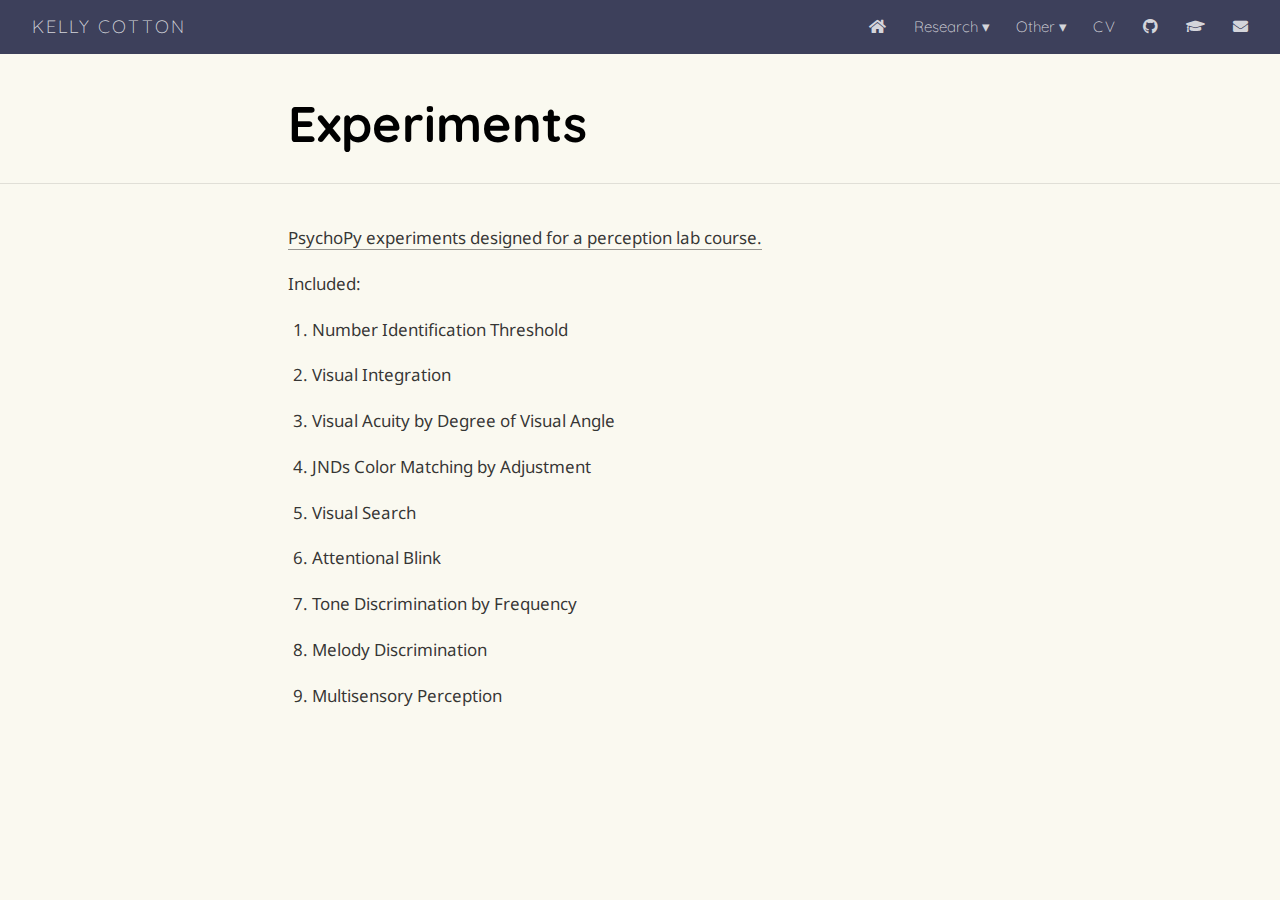
<file: docs/exp.html>
<!DOCTYPE html>

<html xmlns="http://www.w3.org/1999/xhtml" lang="" xml:lang="">

<head>
  <meta charset="utf-8"/>
  <meta name="viewport" content="width=device-width, initial-scale=1"/>
  <meta http-equiv="X-UA-Compatible" content="IE=Edge,chrome=1"/>
  <meta name="generator" content="distill" />

  <style type="text/css">
  /* Hide doc at startup (prevent jankiness while JS renders/transforms) */
  body {
    visibility: hidden;
  }
  </style>

 <!--radix_placeholder_import_source-->
 <!--/radix_placeholder_import_source-->

<style type="text/css">code{white-space: pre;}</style>
<style type="text/css" data-origin="pandoc">
pre > code.sourceCode { white-space: pre; position: relative; }
pre > code.sourceCode > span { display: inline-block; line-height: 1.25; }
pre > code.sourceCode > span:empty { height: 1.2em; }
.sourceCode { overflow: visible; }
code.sourceCode > span { color: inherit; text-decoration: inherit; }
div.sourceCode { margin: 1em 0; }
pre.sourceCode { margin: 0; }
@media screen {
div.sourceCode { overflow: auto; }
}
@media print {
pre > code.sourceCode { white-space: pre-wrap; }
pre > code.sourceCode > span { text-indent: -5em; padding-left: 5em; }
}
pre.numberSource code
  { counter-reset: source-line 0; }
pre.numberSource code > span
  { position: relative; left: -4em; counter-increment: source-line; }
pre.numberSource code > span > a:first-child::before
  { content: counter(source-line);
    position: relative; left: -1em; text-align: right; vertical-align: baseline;
    border: none; display: inline-block;
    -webkit-touch-callout: none; -webkit-user-select: none;
    -khtml-user-select: none; -moz-user-select: none;
    -ms-user-select: none; user-select: none;
    padding: 0 4px; width: 4em;
    color: #aaaaaa;
  }
pre.numberSource { margin-left: 3em; border-left: 1px solid #aaaaaa;  padding-left: 4px; }
div.sourceCode
  {   }
@media screen {
pre > code.sourceCode > span > a:first-child::before { text-decoration: underline; }
}
code span.al { color: #ad0000; } /* Alert */
code span.an { color: #5e5e5e; } /* Annotation */
code span.at { } /* Attribute */
code span.bn { color: #ad0000; } /* BaseN */
code span.bu { } /* BuiltIn */
code span.cf { color: #007ba5; } /* ControlFlow */
code span.ch { color: #20794d; } /* Char */
code span.cn { color: #8f5902; } /* Constant */
code span.co { color: #5e5e5e; } /* Comment */
code span.cv { color: #5e5e5e; font-style: italic; } /* CommentVar */
code span.do { color: #5e5e5e; font-style: italic; } /* Documentation */
code span.dt { color: #ad0000; } /* DataType */
code span.dv { color: #ad0000; } /* DecVal */
code span.er { color: #ad0000; } /* Error */
code span.ex { } /* Extension */
code span.fl { color: #ad0000; } /* Float */
code span.fu { color: #4758ab; } /* Function */
code span.im { } /* Import */
code span.in { color: #5e5e5e; } /* Information */
code span.kw { color: #007ba5; } /* Keyword */
code span.op { color: #5e5e5e; } /* Operator */
code span.ot { color: #007ba5; } /* Other */
code span.pp { color: #ad0000; } /* Preprocessor */
code span.sc { color: #5e5e5e; } /* SpecialChar */
code span.ss { color: #20794d; } /* SpecialString */
code span.st { color: #20794d; } /* String */
code span.va { color: #111111; } /* Variable */
code span.vs { color: #20794d; } /* VerbatimString */
code span.wa { color: #5e5e5e; font-style: italic; } /* Warning */
</style>


  <!--radix_placeholder_meta_tags-->
  <title>Kelly Cotton: Experiments</title>




  <!--  https://developers.facebook.com/docs/sharing/webmasters#markup -->
  <meta property="og:title" content="Kelly Cotton: Experiments"/>
  <meta property="og:type" content="article"/>
  <meta property="og:locale" content="en_US"/>
  <meta property="og:site_name" content="Kelly Cotton"/>

  <!--  https://dev.twitter.com/cards/types/summary -->
  <meta property="twitter:card" content="summary"/>
  <meta property="twitter:title" content="Kelly Cotton: Experiments"/>

  <!--/radix_placeholder_meta_tags-->
  <!--radix_placeholder_rmarkdown_metadata-->

  <script type="text/json" id="radix-rmarkdown-metadata">
  {"type":"list","attributes":{"names":{"type":"character","attributes":{},"value":["title","description","output"]}},"value":[{"type":"character","attributes":{},"value":["Experiments"]},{"type":"NULL"},{"type":"character","attributes":{},"value":["distill::distill_article"]}]}
  </script>
  <!--/radix_placeholder_rmarkdown_metadata-->
  <!--radix_placeholder_navigation_in_header-->
  <meta name="distill:offset" content=""/>

  <script type="application/javascript">

    window.headroom_prevent_pin = false;

    window.document.addEventListener("DOMContentLoaded", function (event) {

      // initialize headroom for banner
      var header = $('header').get(0);
      var headerHeight = header.offsetHeight;
      var headroom = new Headroom(header, {
        tolerance: 5,
        onPin : function() {
          if (window.headroom_prevent_pin) {
            window.headroom_prevent_pin = false;
            headroom.unpin();
          }
        }
      });
      headroom.init();
      if(window.location.hash)
        headroom.unpin();
      $(header).addClass('headroom--transition');

      // offset scroll location for banner on hash change
      // (see: https://github.com/WickyNilliams/headroom.js/issues/38)
      window.addEventListener("hashchange", function(event) {
        window.scrollTo(0, window.pageYOffset - (headerHeight + 25));
      });

      // responsive menu
      $('.distill-site-header').each(function(i, val) {
        var topnav = $(this);
        var toggle = topnav.find('.nav-toggle');
        toggle.on('click', function() {
          topnav.toggleClass('responsive');
        });
      });

      // nav dropdowns
      $('.nav-dropbtn').click(function(e) {
        $(this).next('.nav-dropdown-content').toggleClass('nav-dropdown-active');
        $(this).parent().siblings('.nav-dropdown')
           .children('.nav-dropdown-content').removeClass('nav-dropdown-active');
      });
      $("body").click(function(e){
        $('.nav-dropdown-content').removeClass('nav-dropdown-active');
      });
      $(".nav-dropdown").click(function(e){
        e.stopPropagation();
      });
    });
  </script>

  <style type="text/css">

  /* Theme (user-documented overrideables for nav appearance) */

  .distill-site-nav {
    color: rgba(255, 255, 255, 0.8);
    background-color: #0F2E3D;
    font-size: 15px;
    font-weight: 300;
  }

  .distill-site-nav a {
    color: inherit;
    text-decoration: none;
  }

  .distill-site-nav a:hover {
    color: white;
  }

  @media print {
    .distill-site-nav {
      display: none;
    }
  }

  .distill-site-header {

  }

  .distill-site-footer {

  }


  /* Site Header */

  .distill-site-header {
    width: 100%;
    box-sizing: border-box;
    z-index: 3;
  }

  .distill-site-header .nav-left {
    display: inline-block;
    margin-left: 8px;
  }

  @media screen and (max-width: 768px) {
    .distill-site-header .nav-left {
      margin-left: 0;
    }
  }


  .distill-site-header .nav-right {
    float: right;
    margin-right: 8px;
  }

  .distill-site-header a,
  .distill-site-header .title {
    display: inline-block;
    text-align: center;
    padding: 14px 10px 14px 10px;
  }

  .distill-site-header .title {
    font-size: 18px;
    min-width: 150px;
  }

  .distill-site-header .logo {
    padding: 0;
  }

  .distill-site-header .logo img {
    display: none;
    max-height: 20px;
    width: auto;
    margin-bottom: -4px;
  }

  .distill-site-header .nav-image img {
    max-height: 18px;
    width: auto;
    display: inline-block;
    margin-bottom: -3px;
  }



  @media screen and (min-width: 1000px) {
    .distill-site-header .logo img {
      display: inline-block;
    }
    .distill-site-header .nav-left {
      margin-left: 20px;
    }
    .distill-site-header .nav-right {
      margin-right: 20px;
    }
    .distill-site-header .title {
      padding-left: 12px;
    }
  }


  .distill-site-header .nav-toggle {
    display: none;
  }

  .nav-dropdown {
    display: inline-block;
    position: relative;
  }

  .nav-dropdown .nav-dropbtn {
    border: none;
    outline: none;
    color: rgba(255, 255, 255, 0.8);
    padding: 16px 10px;
    background-color: transparent;
    font-family: inherit;
    font-size: inherit;
    font-weight: inherit;
    margin: 0;
    margin-top: 1px;
    z-index: 2;
  }

  .nav-dropdown-content {
    display: none;
    position: absolute;
    background-color: white;
    min-width: 200px;
    border: 1px solid rgba(0,0,0,0.15);
    border-radius: 4px;
    box-shadow: 0px 8px 16px 0px rgba(0,0,0,0.1);
    z-index: 1;
    margin-top: 2px;
    white-space: nowrap;
    padding-top: 4px;
    padding-bottom: 4px;
  }

  .nav-dropdown-content hr {
    margin-top: 4px;
    margin-bottom: 4px;
    border: none;
    border-bottom: 1px solid rgba(0, 0, 0, 0.1);
  }

  .nav-dropdown-active {
    display: block;
  }

  .nav-dropdown-content a, .nav-dropdown-content .nav-dropdown-header {
    color: black;
    padding: 6px 24px;
    text-decoration: none;
    display: block;
    text-align: left;
  }

  .nav-dropdown-content .nav-dropdown-header {
    display: block;
    padding: 5px 24px;
    padding-bottom: 0;
    text-transform: uppercase;
    font-size: 14px;
    color: #999999;
    white-space: nowrap;
  }

  .nav-dropdown:hover .nav-dropbtn {
    color: white;
  }

  .nav-dropdown-content a:hover {
    background-color: #ddd;
    color: black;
  }

  .nav-right .nav-dropdown-content {
    margin-left: -45%;
    right: 0;
  }

  @media screen and (max-width: 768px) {
    .distill-site-header a, .distill-site-header .nav-dropdown  {display: none;}
    .distill-site-header a.nav-toggle {
      float: right;
      display: block;
    }
    .distill-site-header .title {
      margin-left: 0;
    }
    .distill-site-header .nav-right {
      margin-right: 0;
    }
    .distill-site-header {
      overflow: hidden;
    }
    .nav-right .nav-dropdown-content {
      margin-left: 0;
    }
  }


  @media screen and (max-width: 768px) {
    .distill-site-header.responsive {position: relative; min-height: 500px; }
    .distill-site-header.responsive a.nav-toggle {
      position: absolute;
      right: 0;
      top: 0;
    }
    .distill-site-header.responsive a,
    .distill-site-header.responsive .nav-dropdown {
      display: block;
      text-align: left;
    }
    .distill-site-header.responsive .nav-left,
    .distill-site-header.responsive .nav-right {
      width: 100%;
    }
    .distill-site-header.responsive .nav-dropdown {float: none;}
    .distill-site-header.responsive .nav-dropdown-content {position: relative;}
    .distill-site-header.responsive .nav-dropdown .nav-dropbtn {
      display: block;
      width: 100%;
      text-align: left;
    }
  }

  /* Site Footer */

  .distill-site-footer {
    width: 100%;
    overflow: hidden;
    box-sizing: border-box;
    z-index: 3;
    margin-top: 30px;
    padding-top: 30px;
    padding-bottom: 30px;
    text-align: center;
  }

  /* Headroom */

  d-title {
    padding-top: 6rem;
  }

  @media print {
    d-title {
      padding-top: 4rem;
    }
  }

  .headroom {
    z-index: 1000;
    position: fixed;
    top: 0;
    left: 0;
    right: 0;
  }

  .headroom--transition {
    transition: all .4s ease-in-out;
  }

  .headroom--unpinned {
    top: -100px;
  }

  .headroom--pinned {
    top: 0;
  }

  /* adjust viewport for navbar height */
  /* helps vertically center bootstrap (non-distill) content */
  .min-vh-100 {
    min-height: calc(100vh - 100px) !important;
  }

  </style>

  <script src="site_libs/jquery-3.6.0/jquery-3.6.0.min.js"></script>
  <link href="site_libs/font-awesome-5.1.0/css/all.css" rel="stylesheet"/>
  <link href="site_libs/font-awesome-5.1.0/css/v4-shims.css" rel="stylesheet"/>
  <script src="site_libs/headroom-0.9.4/headroom.min.js"></script>
  <!--/radix_placeholder_navigation_in_header-->
  <!--radix_placeholder_distill-->

  <style type="text/css">

  body {
    background-color: white;
  }

  .pandoc-table {
    width: 100%;
  }

  .pandoc-table>caption {
    margin-bottom: 10px;
  }

  .pandoc-table th:not([align]) {
    text-align: left;
  }

  .pagedtable-footer {
    font-size: 15px;
  }

  d-byline .byline {
    grid-template-columns: 2fr 2fr;
  }

  d-byline .byline h3 {
    margin-block-start: 1.5em;
  }

  d-byline .byline .authors-affiliations h3 {
    margin-block-start: 0.5em;
  }

  .authors-affiliations .orcid-id {
    width: 16px;
    height:16px;
    margin-left: 4px;
    margin-right: 4px;
    vertical-align: middle;
    padding-bottom: 2px;
  }

  d-title .dt-tags {
    margin-top: 1em;
    grid-column: text;
  }

  .dt-tags .dt-tag {
    text-decoration: none;
    display: inline-block;
    color: rgba(0,0,0,0.6);
    padding: 0em 0.4em;
    margin-right: 0.5em;
    margin-bottom: 0.4em;
    font-size: 70%;
    border: 1px solid rgba(0,0,0,0.2);
    border-radius: 3px;
    text-transform: uppercase;
    font-weight: 500;
  }

  d-article table.gt_table td,
  d-article table.gt_table th {
    border-bottom: none;
  }

  .html-widget {
    margin-bottom: 2.0em;
  }

  .l-screen-inset {
    padding-right: 16px;
  }

  .l-screen .caption {
    margin-left: 10px;
  }

  .shaded {
    background: rgb(247, 247, 247);
    padding-top: 20px;
    padding-bottom: 20px;
    border-top: 1px solid rgba(0, 0, 0, 0.1);
    border-bottom: 1px solid rgba(0, 0, 0, 0.1);
  }

  .shaded .html-widget {
    margin-bottom: 0;
    border: 1px solid rgba(0, 0, 0, 0.1);
  }

  .shaded .shaded-content {
    background: white;
  }

  .text-output {
    margin-top: 0;
    line-height: 1.5em;
  }

  .hidden {
    display: none !important;
  }

  d-article {
    padding-top: 2.5rem;
    padding-bottom: 30px;
  }

  d-appendix {
    padding-top: 30px;
  }

  d-article>p>img {
    width: 100%;
  }

  d-article h2 {
    margin: 1rem 0 1.5rem 0;
  }

  d-article h3 {
    margin-top: 1.5rem;
  }

  d-article iframe {
    border: 1px solid rgba(0, 0, 0, 0.1);
    margin-bottom: 2.0em;
    width: 100%;
  }

  /* Tweak code blocks */

  d-article div.sourceCode code,
  d-article pre code {
    font-family: Consolas, Monaco, 'Andale Mono', 'Ubuntu Mono', monospace;
  }

  d-article pre,
  d-article div.sourceCode,
  d-article div.sourceCode pre {
    overflow: auto;
  }

  d-article div.sourceCode {
    background-color: white;
  }

  d-article div.sourceCode pre {
    padding-left: 10px;
    font-size: 12px;
    border-left: 2px solid rgba(0,0,0,0.1);
  }

  d-article pre {
    font-size: 12px;
    color: black;
    background: none;
    margin-top: 0;
    text-align: left;
    white-space: pre;
    word-spacing: normal;
    word-break: normal;
    word-wrap: normal;
    line-height: 1.5;

    -moz-tab-size: 4;
    -o-tab-size: 4;
    tab-size: 4;

    -webkit-hyphens: none;
    -moz-hyphens: none;
    -ms-hyphens: none;
    hyphens: none;
  }

  d-article pre a {
    border-bottom: none;
  }

  d-article pre a:hover {
    border-bottom: none;
    text-decoration: underline;
  }

  d-article details {
    grid-column: text;
    margin-bottom: 0.8em;
  }

  @media(min-width: 768px) {

  d-article pre,
  d-article div.sourceCode,
  d-article div.sourceCode pre {
    overflow: visible !important;
  }

  d-article div.sourceCode pre {
    padding-left: 18px;
    font-size: 14px;
  }

  d-article pre {
    font-size: 14px;
  }

  }

  figure img.external {
    background: white;
    border: 1px solid rgba(0, 0, 0, 0.1);
    box-shadow: 0 1px 8px rgba(0, 0, 0, 0.1);
    padding: 18px;
    box-sizing: border-box;
  }

  /* CSS for d-contents */

  .d-contents {
    grid-column: text;
    color: rgba(0,0,0,0.8);
    font-size: 0.9em;
    padding-bottom: 1em;
    margin-bottom: 1em;
    padding-bottom: 0.5em;
    margin-bottom: 1em;
    padding-left: 0.25em;
    justify-self: start;
  }

  @media(min-width: 1000px) {
    .d-contents.d-contents-float {
      height: 0;
      grid-column-start: 1;
      grid-column-end: 4;
      justify-self: center;
      padding-right: 3em;
      padding-left: 2em;
    }
  }

  .d-contents nav h3 {
    font-size: 18px;
    margin-top: 0;
    margin-bottom: 1em;
  }

  .d-contents li {
    list-style-type: none
  }

  .d-contents nav > ul {
    padding-left: 0;
  }

  .d-contents ul {
    padding-left: 1em
  }

  .d-contents nav ul li {
    margin-top: 0.6em;
    margin-bottom: 0.2em;
  }

  .d-contents nav a {
    font-size: 13px;
    border-bottom: none;
    text-decoration: none
    color: rgba(0, 0, 0, 0.8);
  }

  .d-contents nav a:hover {
    text-decoration: underline solid rgba(0, 0, 0, 0.6)
  }

  .d-contents nav > ul > li > a {
    font-weight: 600;
  }

  .d-contents nav > ul > li > ul {
    font-weight: inherit;
  }

  .d-contents nav > ul > li > ul > li {
    margin-top: 0.2em;
  }


  .d-contents nav ul {
    margin-top: 0;
    margin-bottom: 0.25em;
  }

  .d-article-with-toc h2:nth-child(2) {
    margin-top: 0;
  }


  /* Figure */

  .figure {
    position: relative;
    margin-bottom: 2.5em;
    margin-top: 1.5em;
  }

  .figure img {
    width: 100%;
  }

  .figure .caption {
    color: rgba(0, 0, 0, 0.6);
    font-size: 12px;
    line-height: 1.5em;
  }

  .figure img.external {
    background: white;
    border: 1px solid rgba(0, 0, 0, 0.1);
    box-shadow: 0 1px 8px rgba(0, 0, 0, 0.1);
    padding: 18px;
    box-sizing: border-box;
  }

  .figure .caption a {
    color: rgba(0, 0, 0, 0.6);
  }

  .figure .caption b,
  .figure .caption strong, {
    font-weight: 600;
    color: rgba(0, 0, 0, 1.0);
  }

  /* Citations */

  d-article .citation {
    color: inherit;
    cursor: inherit;
  }

  div.hanging-indent{
    margin-left: 1em; text-indent: -1em;
  }

  /* Citation hover box */

  .tippy-box[data-theme~=light-border] {
    background-color: rgba(250, 250, 250, 0.95);
  }

  .tippy-content > p {
    margin-bottom: 0;
    padding: 2px;
  }


  /* Tweak 1000px media break to show more text */

  @media(min-width: 1000px) {
    .base-grid,
    distill-header,
    d-title,
    d-abstract,
    d-article,
    d-appendix,
    distill-appendix,
    d-byline,
    d-footnote-list,
    d-citation-list,
    distill-footer {
      grid-template-columns: [screen-start] 1fr [page-start kicker-start] 80px [middle-start] 50px [text-start kicker-end] 65px 65px 65px 65px 65px 65px 65px 65px [text-end gutter-start] 65px [middle-end] 65px [page-end gutter-end] 1fr [screen-end];
      grid-column-gap: 16px;
    }

    .grid {
      grid-column-gap: 16px;
    }

    d-article {
      font-size: 1.06rem;
      line-height: 1.7em;
    }
    figure .caption, .figure .caption, figure figcaption {
      font-size: 13px;
    }
  }

  @media(min-width: 1180px) {
    .base-grid,
    distill-header,
    d-title,
    d-abstract,
    d-article,
    d-appendix,
    distill-appendix,
    d-byline,
    d-footnote-list,
    d-citation-list,
    distill-footer {
      grid-template-columns: [screen-start] 1fr [page-start kicker-start] 60px [middle-start] 60px [text-start kicker-end] 60px 60px 60px 60px 60px 60px 60px 60px [text-end gutter-start] 60px [middle-end] 60px [page-end gutter-end] 1fr [screen-end];
      grid-column-gap: 32px;
    }

    .grid {
      grid-column-gap: 32px;
    }
  }


  /* Get the citation styles for the appendix (not auto-injected on render since
     we do our own rendering of the citation appendix) */

  d-appendix .citation-appendix,
  .d-appendix .citation-appendix {
    font-size: 11px;
    line-height: 15px;
    border-left: 1px solid rgba(0, 0, 0, 0.1);
    padding-left: 18px;
    border: 1px solid rgba(0,0,0,0.1);
    background: rgba(0, 0, 0, 0.02);
    padding: 10px 18px;
    border-radius: 3px;
    color: rgba(150, 150, 150, 1);
    overflow: hidden;
    margin-top: -12px;
    white-space: pre-wrap;
    word-wrap: break-word;
  }

  /* Include appendix styles here so they can be overridden */

  d-appendix {
    contain: layout style;
    font-size: 0.8em;
    line-height: 1.7em;
    margin-top: 60px;
    margin-bottom: 0;
    border-top: 1px solid rgba(0, 0, 0, 0.1);
    color: rgba(0,0,0,0.5);
    padding-top: 60px;
    padding-bottom: 48px;
  }

  d-appendix h3 {
    grid-column: page-start / text-start;
    font-size: 15px;
    font-weight: 500;
    margin-top: 1em;
    margin-bottom: 0;
    color: rgba(0,0,0,0.65);
  }

  d-appendix h3 + * {
    margin-top: 1em;
  }

  d-appendix ol {
    padding: 0 0 0 15px;
  }

  @media (min-width: 768px) {
    d-appendix ol {
      padding: 0 0 0 30px;
      margin-left: -30px;
    }
  }

  d-appendix li {
    margin-bottom: 1em;
  }

  d-appendix a {
    color: rgba(0, 0, 0, 0.6);
  }

  d-appendix > * {
    grid-column: text;
  }

  d-appendix > d-footnote-list,
  d-appendix > d-citation-list,
  d-appendix > distill-appendix {
    grid-column: screen;
  }

  /* Include footnote styles here so they can be overridden */

  d-footnote-list {
    contain: layout style;
  }

  d-footnote-list > * {
    grid-column: text;
  }

  d-footnote-list a.footnote-backlink {
    color: rgba(0,0,0,0.3);
    padding-left: 0.5em;
  }



  /* Anchor.js */

  .anchorjs-link {
    /*transition: all .25s linear; */
    text-decoration: none;
    border-bottom: none;
  }
  *:hover > .anchorjs-link {
    margin-left: -1.125em !important;
    text-decoration: none;
    border-bottom: none;
  }

  /* Social footer */

  .social_footer {
    margin-top: 30px;
    margin-bottom: 0;
    color: rgba(0,0,0,0.67);
  }

  .disqus-comments {
    margin-right: 30px;
  }

  .disqus-comment-count {
    border-bottom: 1px solid rgba(0, 0, 0, 0.4);
    cursor: pointer;
  }

  #disqus_thread {
    margin-top: 30px;
  }

  .article-sharing a {
    border-bottom: none;
    margin-right: 8px;
  }

  .article-sharing a:hover {
    border-bottom: none;
  }

  .sidebar-section.subscribe {
    font-size: 12px;
    line-height: 1.6em;
  }

  .subscribe p {
    margin-bottom: 0.5em;
  }


  .article-footer .subscribe {
    font-size: 15px;
    margin-top: 45px;
  }


  .sidebar-section.custom {
    font-size: 12px;
    line-height: 1.6em;
  }

  .custom p {
    margin-bottom: 0.5em;
  }

  /* Styles for listing layout (hide title) */
  .layout-listing d-title, .layout-listing .d-title {
    display: none;
  }

  /* Styles for posts lists (not auto-injected) */


  .posts-with-sidebar {
    padding-left: 45px;
    padding-right: 45px;
  }

  .posts-list .description h2,
  .posts-list .description p {
    font-family: -apple-system, BlinkMacSystemFont, "Segoe UI", Roboto, Oxygen, Ubuntu, Cantarell, "Fira Sans", "Droid Sans", "Helvetica Neue", Arial, sans-serif;
  }

  .posts-list .description h2 {
    font-weight: 700;
    border-bottom: none;
    padding-bottom: 0;
  }

  .posts-list h2.post-tag {
    border-bottom: 1px solid rgba(0, 0, 0, 0.2);
    padding-bottom: 12px;
  }
  .posts-list {
    margin-top: 60px;
    margin-bottom: 24px;
  }

  .posts-list .post-preview {
    text-decoration: none;
    overflow: hidden;
    display: block;
    border-bottom: 1px solid rgba(0, 0, 0, 0.1);
    padding: 24px 0;
  }

  .post-preview-last {
    border-bottom: none !important;
  }

  .posts-list .posts-list-caption {
    grid-column: screen;
    font-weight: 400;
  }

  .posts-list .post-preview h2 {
    margin: 0 0 6px 0;
    line-height: 1.2em;
    font-style: normal;
    font-size: 24px;
  }

  .posts-list .post-preview p {
    margin: 0 0 12px 0;
    line-height: 1.4em;
    font-size: 16px;
  }

  .posts-list .post-preview .thumbnail {
    box-sizing: border-box;
    margin-bottom: 24px;
    position: relative;
    max-width: 500px;
  }
  .posts-list .post-preview img {
    width: 100%;
    display: block;
  }

  .posts-list .metadata {
    font-size: 12px;
    line-height: 1.4em;
    margin-bottom: 18px;
  }

  .posts-list .metadata > * {
    display: inline-block;
  }

  .posts-list .metadata .publishedDate {
    margin-right: 2em;
  }

  .posts-list .metadata .dt-authors {
    display: block;
    margin-top: 0.3em;
    margin-right: 2em;
  }

  .posts-list .dt-tags {
    display: block;
    line-height: 1em;
  }

  .posts-list .dt-tags .dt-tag {
    display: inline-block;
    color: rgba(0,0,0,0.6);
    padding: 0.3em 0.4em;
    margin-right: 0.2em;
    margin-bottom: 0.4em;
    font-size: 60%;
    border: 1px solid rgba(0,0,0,0.2);
    border-radius: 3px;
    text-transform: uppercase;
    font-weight: 500;
  }

  .posts-list img {
    opacity: 1;
  }

  .posts-list img[data-src] {
    opacity: 0;
  }

  .posts-more {
    clear: both;
  }


  .posts-sidebar {
    font-size: 16px;
  }

  .posts-sidebar h3 {
    font-size: 16px;
    margin-top: 0;
    margin-bottom: 0.5em;
    font-weight: 400;
    text-transform: uppercase;
  }

  .sidebar-section {
    margin-bottom: 30px;
  }

  .categories ul {
    list-style-type: none;
    margin: 0;
    padding: 0;
  }

  .categories li {
    color: rgba(0, 0, 0, 0.8);
    margin-bottom: 0;
  }

  .categories li>a {
    border-bottom: none;
  }

  .categories li>a:hover {
    border-bottom: 1px solid rgba(0, 0, 0, 0.4);
  }

  .categories .active {
    font-weight: 600;
  }

  .categories .category-count {
    color: rgba(0, 0, 0, 0.4);
  }


  @media(min-width: 768px) {
    .posts-list .post-preview h2 {
      font-size: 26px;
    }
    .posts-list .post-preview .thumbnail {
      float: right;
      width: 30%;
      margin-bottom: 0;
    }
    .posts-list .post-preview .description {
      float: left;
      width: 45%;
    }
    .posts-list .post-preview .metadata {
      float: left;
      width: 20%;
      margin-top: 8px;
    }
    .posts-list .post-preview p {
      margin: 0 0 12px 0;
      line-height: 1.5em;
      font-size: 16px;
    }
    .posts-with-sidebar .posts-list {
      float: left;
      width: 75%;
    }
    .posts-with-sidebar .posts-sidebar {
      float: right;
      width: 20%;
      margin-top: 60px;
      padding-top: 24px;
      padding-bottom: 24px;
    }
  }


  /* Improve display for browsers without grid (IE/Edge <= 15) */

  .downlevel {
    line-height: 1.6em;
    font-family: -apple-system, BlinkMacSystemFont, "Segoe UI", Roboto, Oxygen, Ubuntu, Cantarell, "Fira Sans", "Droid Sans", "Helvetica Neue", Arial, sans-serif;
    margin: 0;
  }

  .downlevel .d-title {
    padding-top: 6rem;
    padding-bottom: 1.5rem;
  }

  .downlevel .d-title h1 {
    font-size: 50px;
    font-weight: 700;
    line-height: 1.1em;
    margin: 0 0 0.5rem;
  }

  .downlevel .d-title p {
    font-weight: 300;
    font-size: 1.2rem;
    line-height: 1.55em;
    margin-top: 0;
  }

  .downlevel .d-byline {
    padding-top: 0.8em;
    padding-bottom: 0.8em;
    font-size: 0.8rem;
    line-height: 1.8em;
  }

  .downlevel .section-separator {
    border: none;
    border-top: 1px solid rgba(0, 0, 0, 0.1);
  }

  .downlevel .d-article {
    font-size: 1.06rem;
    line-height: 1.7em;
    padding-top: 1rem;
    padding-bottom: 2rem;
  }


  .downlevel .d-appendix {
    padding-left: 0;
    padding-right: 0;
    max-width: none;
    font-size: 0.8em;
    line-height: 1.7em;
    margin-bottom: 0;
    color: rgba(0,0,0,0.5);
    padding-top: 40px;
    padding-bottom: 48px;
  }

  .downlevel .footnotes ol {
    padding-left: 13px;
  }

  .downlevel .base-grid,
  .downlevel .distill-header,
  .downlevel .d-title,
  .downlevel .d-abstract,
  .downlevel .d-article,
  .downlevel .d-appendix,
  .downlevel .distill-appendix,
  .downlevel .d-byline,
  .downlevel .d-footnote-list,
  .downlevel .d-citation-list,
  .downlevel .distill-footer,
  .downlevel .appendix-bottom,
  .downlevel .posts-container {
    padding-left: 40px;
    padding-right: 40px;
  }

  @media(min-width: 768px) {
    .downlevel .base-grid,
    .downlevel .distill-header,
    .downlevel .d-title,
    .downlevel .d-abstract,
    .downlevel .d-article,
    .downlevel .d-appendix,
    .downlevel .distill-appendix,
    .downlevel .d-byline,
    .downlevel .d-footnote-list,
    .downlevel .d-citation-list,
    .downlevel .distill-footer,
    .downlevel .appendix-bottom,
    .downlevel .posts-container {
    padding-left: 150px;
    padding-right: 150px;
    max-width: 900px;
  }
  }

  .downlevel pre code {
    display: block;
    border-left: 2px solid rgba(0, 0, 0, .1);
    padding: 0 0 0 20px;
    font-size: 14px;
  }

  .downlevel code, .downlevel pre {
    color: black;
    background: none;
    font-family: Consolas, Monaco, 'Andale Mono', 'Ubuntu Mono', monospace;
    text-align: left;
    white-space: pre;
    word-spacing: normal;
    word-break: normal;
    word-wrap: normal;
    line-height: 1.5;

    -moz-tab-size: 4;
    -o-tab-size: 4;
    tab-size: 4;

    -webkit-hyphens: none;
    -moz-hyphens: none;
    -ms-hyphens: none;
    hyphens: none;
  }

  .downlevel .posts-list .post-preview {
    color: inherit;
  }



  </style>

  <script type="application/javascript">

  function is_downlevel_browser() {
    if (bowser.isUnsupportedBrowser({ msie: "12", msedge: "16"},
                                   window.navigator.userAgent)) {
      return true;
    } else {
      return window.load_distill_framework === undefined;
    }
  }

  // show body when load is complete
  function on_load_complete() {

    // add anchors
    if (window.anchors) {
      window.anchors.options.placement = 'left';
      window.anchors.add('d-article > h2, d-article > h3, d-article > h4, d-article > h5');
    }


    // set body to visible
    document.body.style.visibility = 'visible';

    // force redraw for leaflet widgets
    if (window.HTMLWidgets) {
      var maps = window.HTMLWidgets.findAll(".leaflet");
      $.each(maps, function(i, el) {
        var map = this.getMap();
        map.invalidateSize();
        map.eachLayer(function(layer) {
          if (layer instanceof L.TileLayer)
            layer.redraw();
        });
      });
    }

    // trigger 'shown' so htmlwidgets resize
    $('d-article').trigger('shown');
  }

  function init_distill() {

    init_common();

    // create front matter
    var front_matter = $('<d-front-matter></d-front-matter>');
    $('#distill-front-matter').wrap(front_matter);

    // create d-title
    $('.d-title').changeElementType('d-title');

    // create d-byline
    var byline = $('<d-byline></d-byline>');
    $('.d-byline').replaceWith(byline);

    // create d-article
    var article = $('<d-article></d-article>');
    $('.d-article').wrap(article).children().unwrap();

    // move posts container into article
    $('.posts-container').appendTo($('d-article'));

    // create d-appendix
    $('.d-appendix').changeElementType('d-appendix');

    // flag indicating that we have appendix items
    var appendix = $('.appendix-bottom').children('h3').length > 0;

    // replace footnotes with <d-footnote>
    $('.footnote-ref').each(function(i, val) {
      appendix = true;
      var href = $(this).attr('href');
      var id = href.replace('#', '');
      var fn = $('#' + id);
      var fn_p = $('#' + id + '>p');
      fn_p.find('.footnote-back').remove();
      var text = fn_p.html();
      var dtfn = $('<d-footnote></d-footnote>');
      dtfn.html(text);
      $(this).replaceWith(dtfn);
    });
    // remove footnotes
    $('.footnotes').remove();

    // move refs into #references-listing
    $('#references-listing').replaceWith($('#refs'));

    $('h1.appendix, h2.appendix').each(function(i, val) {
      $(this).changeElementType('h3');
    });
    $('h3.appendix').each(function(i, val) {
      var id = $(this).attr('id');
      $('.d-contents a[href="#' + id + '"]').parent().remove();
      appendix = true;
      $(this).nextUntil($('h1, h2, h3')).addBack().appendTo($('d-appendix'));
    });

    // show d-appendix if we have appendix content
    $("d-appendix").css('display', appendix ? 'grid' : 'none');

    // localize layout chunks to just output
    $('.layout-chunk').each(function(i, val) {

      // capture layout
      var layout = $(this).attr('data-layout');

      // apply layout to markdown level block elements
      var elements = $(this).children().not('details, div.sourceCode, pre, script');
      elements.each(function(i, el) {
        var layout_div = $('<div class="' + layout + '"></div>');
        if (layout_div.hasClass('shaded')) {
          var shaded_content = $('<div class="shaded-content"></div>');
          $(this).wrap(shaded_content);
          $(this).parent().wrap(layout_div);
        } else {
          $(this).wrap(layout_div);
        }
      });


      // unwrap the layout-chunk div
      $(this).children().unwrap();
    });

    // remove code block used to force  highlighting css
    $('.distill-force-highlighting-css').parent().remove();

    // remove empty line numbers inserted by pandoc when using a
    // custom syntax highlighting theme
    $('code.sourceCode a:empty').remove();

    // load distill framework
    load_distill_framework();

    // wait for window.distillRunlevel == 4 to do post processing
    function distill_post_process() {

      if (!window.distillRunlevel || window.distillRunlevel < 4)
        return;

      // hide author/affiliations entirely if we have no authors
      var front_matter = JSON.parse($("#distill-front-matter").html());
      var have_authors = front_matter.authors && front_matter.authors.length > 0;
      if (!have_authors)
        $('d-byline').addClass('hidden');

      // article with toc class
      $('.d-contents').parent().addClass('d-article-with-toc');

      // strip links that point to #
      $('.authors-affiliations').find('a[href="#"]').removeAttr('href');

      // add orcid ids
      $('.authors-affiliations').find('.author').each(function(i, el) {
        var orcid_id = front_matter.authors[i].orcidID;
        if (orcid_id) {
          var a = $('<a></a>');
          a.attr('href', 'https://orcid.org/' + orcid_id);
          var img = $('<img></img>');
          img.addClass('orcid-id');
          img.attr('alt', 'ORCID ID');
          img.attr('src','[data-uri]');
          a.append(img);
          $(this).append(a);
        }
      });

      // hide elements of author/affiliations grid that have no value
      function hide_byline_column(caption) {
        $('d-byline').find('h3:contains("' + caption + '")').parent().css('visibility', 'hidden');
      }

      // affiliations
      var have_affiliations = false;
      for (var i = 0; i<front_matter.authors.length; ++i) {
        var author = front_matter.authors[i];
        if (author.affiliation !== "&nbsp;") {
          have_affiliations = true;
          break;
        }
      }
      if (!have_affiliations)
        $('d-byline').find('h3:contains("Affiliations")').css('visibility', 'hidden');

      // published date
      if (!front_matter.publishedDate)
        hide_byline_column("Published");

      // document object identifier
      var doi = $('d-byline').find('h3:contains("DOI")');
      var doi_p = doi.next().empty();
      if (!front_matter.doi) {
        // if we have a citation and valid citationText then link to that
        if ($('#citation').length > 0 && front_matter.citationText) {
          doi.html('Citation');
          $('<a href="#citation"></a>')
            .text(front_matter.citationText)
            .appendTo(doi_p);
        } else {
          hide_byline_column("DOI");
        }
      } else {
        $('<a></a>')
           .attr('href', "https://doi.org/" + front_matter.doi)
           .html(front_matter.doi)
           .appendTo(doi_p);
      }

       // change plural form of authors/affiliations
      if (front_matter.authors.length === 1) {
        var grid = $('.authors-affiliations');
        grid.children('h3:contains("Authors")').text('Author');
        grid.children('h3:contains("Affiliations")').text('Affiliation');
      }

      // remove d-appendix and d-footnote-list local styles
      $('d-appendix > style:first-child').remove();
      $('d-footnote-list > style:first-child').remove();

      // move appendix-bottom entries to the bottom
      $('.appendix-bottom').appendTo('d-appendix').children().unwrap();
      $('.appendix-bottom').remove();

      // hoverable references
      $('span.citation[data-cites]').each(function() {
        var refs = $(this).attr('data-cites').split(" ");
        var refHtml = refs.map(function(ref) {
          return "<p>" + $('#ref-' + ref).html() + "</p>";
        }).join("\n");
        window.tippy(this, {
          allowHTML: true,
          content: refHtml,
          maxWidth: 500,
          interactive: true,
          interactiveBorder: 10,
          theme: 'light-border',
          placement: 'bottom-start'
        });
      });

      // clear polling timer
      clearInterval(tid);

      // show body now that everything is ready
      on_load_complete();
    }

    var tid = setInterval(distill_post_process, 50);
    distill_post_process();

  }

  function init_downlevel() {

    init_common();

     // insert hr after d-title
    $('.d-title').after($('<hr class="section-separator"/>'));

    // check if we have authors
    var front_matter = JSON.parse($("#distill-front-matter").html());
    var have_authors = front_matter.authors && front_matter.authors.length > 0;

    // manage byline/border
    if (!have_authors)
      $('.d-byline').remove();
    $('.d-byline').after($('<hr class="section-separator"/>'));
    $('.d-byline a').remove();

    // remove toc
    $('.d-contents').remove();

    // move appendix elements
    $('h1.appendix, h2.appendix').each(function(i, val) {
      $(this).changeElementType('h3');
    });
    $('h3.appendix').each(function(i, val) {
      $(this).nextUntil($('h1, h2, h3')).addBack().appendTo($('.d-appendix'));
    });


    // inject headers into references and footnotes
    var refs_header = $('<h3></h3>');
    refs_header.text('References');
    $('#refs').prepend(refs_header);

    var footnotes_header = $('<h3></h3');
    footnotes_header.text('Footnotes');
    $('.footnotes').children('hr').first().replaceWith(footnotes_header);

    // move appendix-bottom entries to the bottom
    $('.appendix-bottom').appendTo('.d-appendix').children().unwrap();
    $('.appendix-bottom').remove();

    // remove appendix if it's empty
    if ($('.d-appendix').children().length === 0)
      $('.d-appendix').remove();

    // prepend separator above appendix
    $('.d-appendix').before($('<hr class="section-separator" style="clear: both"/>'));

    // trim code
    $('pre>code').each(function(i, val) {
      $(this).html($.trim($(this).html()));
    });

    // move posts-container right before article
    $('.posts-container').insertBefore($('.d-article'));

    $('body').addClass('downlevel');

    on_load_complete();
  }


  function init_common() {

    // jquery plugin to change element types
    (function($) {
      $.fn.changeElementType = function(newType) {
        var attrs = {};

        $.each(this[0].attributes, function(idx, attr) {
          attrs[attr.nodeName] = attr.nodeValue;
        });

        this.replaceWith(function() {
          return $("<" + newType + "/>", attrs).append($(this).contents());
        });
      };
    })(jQuery);

    // prevent underline for linked images
    $('a > img').parent().css({'border-bottom' : 'none'});

    // mark non-body figures created by knitr chunks as 100% width
    $('.layout-chunk').each(function(i, val) {
      var figures = $(this).find('img, .html-widget');
      if ($(this).attr('data-layout') !== "l-body") {
        figures.css('width', '100%');
      } else {
        figures.css('max-width', '100%');
        figures.filter("[width]").each(function(i, val) {
          var fig = $(this);
          fig.css('width', fig.attr('width') + 'px');
        });

      }
    });

    // auto-append index.html to post-preview links in file: protocol
    // and in rstudio ide preview
    $('.post-preview').each(function(i, val) {
      if (window.location.protocol === "file:")
        $(this).attr('href', $(this).attr('href') + "index.html");
    });

    // get rid of index.html references in header
    if (window.location.protocol !== "file:") {
      $('.distill-site-header a[href]').each(function(i,val) {
        $(this).attr('href', $(this).attr('href').replace("index.html", "./"));
      });
    }

    // add class to pandoc style tables
    $('tr.header').parent('thead').parent('table').addClass('pandoc-table');
    $('.kable-table').children('table').addClass('pandoc-table');

    // add figcaption style to table captions
    $('caption').parent('table').addClass("figcaption");

    // initialize posts list
    if (window.init_posts_list)
      window.init_posts_list();

    // implmement disqus comment link
    $('.disqus-comment-count').click(function() {
      window.headroom_prevent_pin = true;
      $('#disqus_thread').toggleClass('hidden');
      if (!$('#disqus_thread').hasClass('hidden')) {
        var offset = $(this).offset();
        $(window).resize();
        $('html, body').animate({
          scrollTop: offset.top - 35
        });
      }
    });
  }

  document.addEventListener('DOMContentLoaded', function() {
    if (is_downlevel_browser())
      init_downlevel();
    else
      window.addEventListener('WebComponentsReady', init_distill);
  });

  </script>

  <style type="text/css">
  /* base variables */

  /* Edit the CSS properties in this file to create a custom
     Distill theme. Only edit values in the right column
     for each row; values shown are the CSS defaults.
     To return any property to the default,
     you may set its value to: unset
     All rows must end with a semi-colon.                      */

  /* Optional: embed custom fonts here with `@import`          */
  /* This must remain at the top of this file.                 */



  html {
    /*-- Main font sizes --*/
    --title-size:      50px;
    --body-size:       1.06rem;
    --code-size:       14px;
    --aside-size:      12px;
    --fig-cap-size:    13px;
    /*-- Main font colors --*/
    --title-color:     #000000;
    --header-color:    rgba(0, 0, 0, 0.8);
    --body-color:      rgba(0, 0, 0, 0.8);
    --aside-color:     rgba(0, 0, 0, 0.6);
    --fig-cap-color:   rgba(0, 0, 0, 0.6);
    /*-- Specify custom fonts ~~~ must be imported above   --*/
    --heading-font:    sans-serif;
    --mono-font:       monospace;
    --body-font:       sans-serif;
    --navbar-font:     sans-serif;  /* websites + blogs only */
  }

  /*-- ARTICLE METADATA --*/
  d-byline {
    --heading-size:    0.6rem;
    --heading-color:   rgba(0, 0, 0, 0.5);
    --body-size:       0.8rem;
    --body-color:      rgba(0, 0, 0, 0.8);
  }

  /*-- ARTICLE TABLE OF CONTENTS --*/
  .d-contents {
    --heading-size:    18px;
    --contents-size:   13px;
  }

  /*-- ARTICLE APPENDIX --*/
  d-appendix {
    --heading-size:    15px;
    --heading-color:   rgba(0, 0, 0, 0.65);
    --text-size:       0.8em;
    --text-color:      rgba(0, 0, 0, 0.5);
  }

  /*-- WEBSITE HEADER + FOOTER --*/
  /* These properties only apply to Distill sites and blogs  */

  .distill-site-header {
    --title-size:       18px;
    --text-color:       rgba(255, 255, 255, 0.8);
    --text-size:        15px;
    --hover-color:      white;
    --bkgd-color:       #0F2E3D;
  }

  .distill-site-footer {
    --text-color:       rgba(255, 255, 255, 0.8);
    --text-size:        15px;
    --hover-color:      white;
    --bkgd-color:       #0F2E3D;
  }

  /*-- Additional custom styles --*/
  /* Add any additional CSS rules below                      */
  </style>
  <style type="text/css">
  /* base variables */

  /* Edit the CSS properties in this file to create a custom
     Distill theme. Only edit values in the right column
     for each row; values shown are the CSS defaults.
     To return any property to the default,
     you may set its value to: unset
     All rows must end with a semi-colon.                      */

  /* Optional: embed custom fonts here with `@import`          */
  /* This must remain at the top of this file.                 */
  @import url('https://fonts.googleapis.com/css2?family=Quicksand');
  @import url('https://fonts.googleapis.com/css2?family=Noto+Sans');
  @import url('https://fonts.googleapis.com/css2?family=Space+Mono');



  html {
    /*-- Main font sizes --*/
    --title-size:      50px;
    --body-size:       1.06rem;
    --code-size:       14px;
    --aside-size:      12px;
    --fig-cap-size:    13px;
    /*-- Main font colors --*/
    --title-color:     #000000;
    --header-color:    rgba(0, 0, 0, 0.8);
    --body-color:      rgba(0, 0, 0, 0.8);
    --aside-color:     rgba(0, 0, 0, 0.6);
    --fig-cap-color:   rgba(0, 0, 0, 0.6);
    /*-- Specify custom fonts ~~~ must be imported above   --*/
    --heading-font:    "Quicksand";
    --mono-font:       "Space Mono", monospace;
    --body-font:       "Noto Sans", sans-serif;
    --navbar-font:     "Quicksand";  /* websites + blogs only */
  }

  /*-- ARTICLE METADATA --*/
  d-byline {
    --heading-size:    0.6rem;
    --heading-color:   rgba(0, 0, 0, 0.5);
    --body-size:       0.8rem;
    --body-color:      rgba(0, 0, 0, 0.8);
  }

  /*-- ARTICLE TABLE OF CONTENTS --*/
  .d-contents {
    --heading-size:    18px;
    --contents-size:   13px;
  }

  /*-- ARTICLE APPENDIX --*/
  d-appendix {
    --heading-size:    15px;
    --heading-color:   rgba(0, 0, 0, 0.65);
    --text-size:       0.8em;
    --text-color:      rgba(0, 0, 0, 0.5);
  }

  /*-- WEBSITE HEADER + FOOTER --*/
  /* These properties only apply to Distill sites and blogs  */

  .distill-site-header {
    --title-size:       18px;
    --text-color:       rgba(255, 255, 255, 0.8);
    --text-size:        15px;
    --hover-color:      white;
    --bkgd-color:       #3d405b;
  }

  .distill-site-footer {
    --text-color:       rgba(255, 255, 255, 0.8);
    --text-size:        15px;
    --hover-color:      white;
    --bkgd-color:       #3d405b;
  }

  /*-- Additional custom styles --*/
  /* Add any additional CSS rules below */

  .distill-site-header { 
    letter-spacing: 2px;
    text-transform: uppercase;
  }

  body {
    background-color: #FAF9F0;
  }</style>
  <style type="text/css">
  /* base style */

  /* FONT FAMILIES */

  :root {
    --heading-default: -apple-system, BlinkMacSystemFont, "Segoe UI", Roboto, Oxygen, Ubuntu, Cantarell, "Fira Sans", "Droid Sans", "Helvetica Neue", Arial, sans-serif;
    --mono-default: Consolas, Monaco, 'Andale Mono', 'Ubuntu Mono', monospace;
    --body-default: -apple-system, BlinkMacSystemFont, "Segoe UI", Roboto, Oxygen, Ubuntu, Cantarell, "Fira Sans", "Droid Sans", "Helvetica Neue", Arial, sans-serif;
  }

  body,
  .posts-list .post-preview p,
  .posts-list .description p {
    font-family: var(--body-font), var(--body-default);
  }

  h1, h2, h3, h4, h5, h6,
  .posts-list .post-preview h2,
  .posts-list .description h2 {
    font-family: var(--heading-font), var(--heading-default);
  }

  d-article div.sourceCode code,
  d-article pre code {
    font-family: var(--mono-font), var(--mono-default);
  }


  /*-- TITLE --*/
  d-title h1,
  .posts-list > h1 {
    color: var(--title-color, black);
  }

  d-title h1 {
    font-size: var(--title-size, 50px);
  }

  /*-- HEADERS --*/
  d-article h1,
  d-article h2,
  d-article h3,
  d-article h4,
  d-article h5,
  d-article h6 {
    color: var(--header-color, rgba(0, 0, 0, 0.8));
  }

  /*-- BODY --*/
  d-article > p,  /* only text inside of <p> tags */
  d-article > ul, /* lists */
  d-article > ol {
    color: var(--body-color, rgba(0, 0, 0, 0.8));
    font-size: var(--body-size, 1.06rem);
  }


  /*-- CODE --*/
  d-article div.sourceCode code,
  d-article pre code {
    font-size: var(--code-size, 14px);
  }

  /*-- ASIDE --*/
  d-article aside {
    font-size: var(--aside-size, 12px);
    color: var(--aside-color, rgba(0, 0, 0, 0.6));
  }

  /*-- FIGURE CAPTIONS --*/
  figure .caption,
  figure figcaption,
  .figure .caption {
    font-size: var(--fig-cap-size, 13px);
    color: var(--fig-cap-color, rgba(0, 0, 0, 0.6));
  }

  /*-- METADATA --*/
  d-byline h3 {
    font-size: var(--heading-size, 0.6rem);
    color: var(--heading-color, rgba(0, 0, 0, 0.5));
  }

  d-byline {
    font-size: var(--body-size, 0.8rem);
    color: var(--body-color, rgba(0, 0, 0, 0.8));
  }

  d-byline a,
  d-article d-byline a {
    color: var(--body-color, rgba(0, 0, 0, 0.8));
  }

  /*-- TABLE OF CONTENTS --*/
  .d-contents nav h3 {
    font-size: var(--heading-size, 18px);
  }

  .d-contents nav a {
    font-size: var(--contents-size, 13px);
  }

  /*-- APPENDIX --*/
  d-appendix h3 {
    font-size: var(--heading-size, 15px);
    color: var(--heading-color, rgba(0, 0, 0, 0.65));
  }

  d-appendix {
    font-size: var(--text-size, 0.8em);
    color: var(--text-color, rgba(0, 0, 0, 0.5));
  }

  d-appendix d-footnote-list a.footnote-backlink {
    color: var(--text-color, rgba(0, 0, 0, 0.5));
  }

  /*-- WEBSITE HEADER + FOOTER --*/
  .distill-site-header .title {
    font-size: var(--title-size, 18px);
    font-family: var(--navbar-font), var(--heading-default);
  }

  .distill-site-header a,
  .nav-dropdown .nav-dropbtn {
    font-family: var(--navbar-font), var(--heading-default);
  }

  .nav-dropdown .nav-dropbtn {
    color: var(--text-color, rgba(255, 255, 255, 0.8));
    font-size: var(--text-size, 15px);
  }

  .distill-site-header a:hover,
  .nav-dropdown:hover .nav-dropbtn {
    color: var(--hover-color, white);
  }

  .distill-site-header {
    font-size: var(--text-size, 15px);
    color: var(--text-color, rgba(255, 255, 255, 0.8));
    background-color: var(--bkgd-color, #0F2E3D);
  }

  .distill-site-footer {
    font-size: var(--text-size, 15px);
    color: var(--text-color, rgba(255, 255, 255, 0.8));
    background-color: var(--bkgd-color, #0F2E3D);
  }

  .distill-site-footer a:hover {
    color: var(--hover-color, white);
  }</style>
  <!--/radix_placeholder_distill-->
  <script src="site_libs/header-attrs-2.13/header-attrs.js"></script>
  <script src="site_libs/popper-2.6.0/popper.min.js"></script>
  <link href="site_libs/tippy-6.2.7/tippy.css" rel="stylesheet" />
  <link href="site_libs/tippy-6.2.7/tippy-light-border.css" rel="stylesheet" />
  <script src="site_libs/tippy-6.2.7/tippy.umd.min.js"></script>
  <script src="site_libs/anchor-4.2.2/anchor.min.js"></script>
  <script src="site_libs/bowser-1.9.3/bowser.min.js"></script>
  <script src="site_libs/webcomponents-2.0.0/webcomponents.js"></script>
  <script src="site_libs/distill-2.2.21/template.v2.js"></script>
  <!--radix_placeholder_site_in_header-->
  <!--/radix_placeholder_site_in_header-->


</head>

<body>

<!--radix_placeholder_front_matter-->

<script id="distill-front-matter" type="text/json">
{"title":"Experiments","authors":[]}
</script>

<!--/radix_placeholder_front_matter-->
<!--radix_placeholder_navigation_before_body-->
<header class="header header--fixed" role="banner">
<nav class="distill-site-nav distill-site-header">
<div class="nav-left">
<a href="index.html" class="title">Kelly Cotton</a>
</div>
<div class="nav-right">
<a href="index.html">
<i class="fa fa-home" aria-hidden="true"></i>
</a>
<div class="nav-dropdown">
<button class="nav-dropbtn">
Research
 
<span class="down-arrow">&#x25BE;</span>
</button>
<div class="nav-dropdown-content">
<a href="research.html">Projects</a>
<a href="pubs.html">Publications</a>
</div>
</div>
<div class="nav-dropdown">
<button class="nav-dropbtn">
Other
 
<span class="down-arrow">&#x25BE;</span>
</button>
<div class="nav-dropdown-content">
<a href="writing.html">Public Writing</a>
<a href="viz.html">Data Visualizations</a>
<a href="exp.html">Experiments</a>
</div>
</div>
<a href="cv.pdf">CV</a>
<a href="https://github.com/kellycotton">
<i class="fab fa-github" aria-hidden="true"></i>
</a>
<a href="https://scholar.google.com/citations?user=uOV5HbUAAAAJ&amp;hl=en">
<i class="fas fa-graduation-cap" aria-hidden="true"></i>
</a>
<a href="mailto:kcotton@gradcenter.cuny.edu">
<i class="fas fa-envelope" aria-hidden="true"></i>
</a>
<a href="javascript:void(0);" class="nav-toggle">&#9776;</a>
</div>
</nav>
</header>
<!--/radix_placeholder_navigation_before_body-->
<!--radix_placeholder_site_before_body-->
<!--/radix_placeholder_site_before_body-->

<div class="d-title">
<h1>Experiments</h1>
<!--radix_placeholder_categories-->
<!--/radix_placeholder_categories-->

</div>


<div class="d-article">
<p><a href="https://github.com/kellycotton/perception_labs">PsychoPy experiments designed for a perception lab course.</a></p>
<p>Included:</p>
<ol type="1">
<li>Number Identification Threshold</li>
<li>Visual Integration</li>
<li>Visual Acuity by Degree of Visual Angle</li>
<li>JNDs Color Matching by Adjustment</li>
<li>Visual Search</li>
<li>Attentional Blink</li>
<li>Tone Discrimination by Frequency</li>
<li>Melody Discrimination</li>
<li>Multisensory Perception</li>
</ol>
<div class="sourceCode" id="cb1"><pre class="sourceCode r distill-force-highlighting-css"><code class="sourceCode r"></code></pre></div>
<!--radix_placeholder_article_footer-->
<!--/radix_placeholder_article_footer-->
</div>

<div class="d-appendix">
</div>


<!--radix_placeholder_site_after_body-->
<!--/radix_placeholder_site_after_body-->
<!--radix_placeholder_appendices-->
<div class="appendix-bottom"></div>
<!--/radix_placeholder_appendices-->
<!--radix_placeholder_navigation_after_body-->
<!--/radix_placeholder_navigation_after_body-->

</body>

</html>
</file>
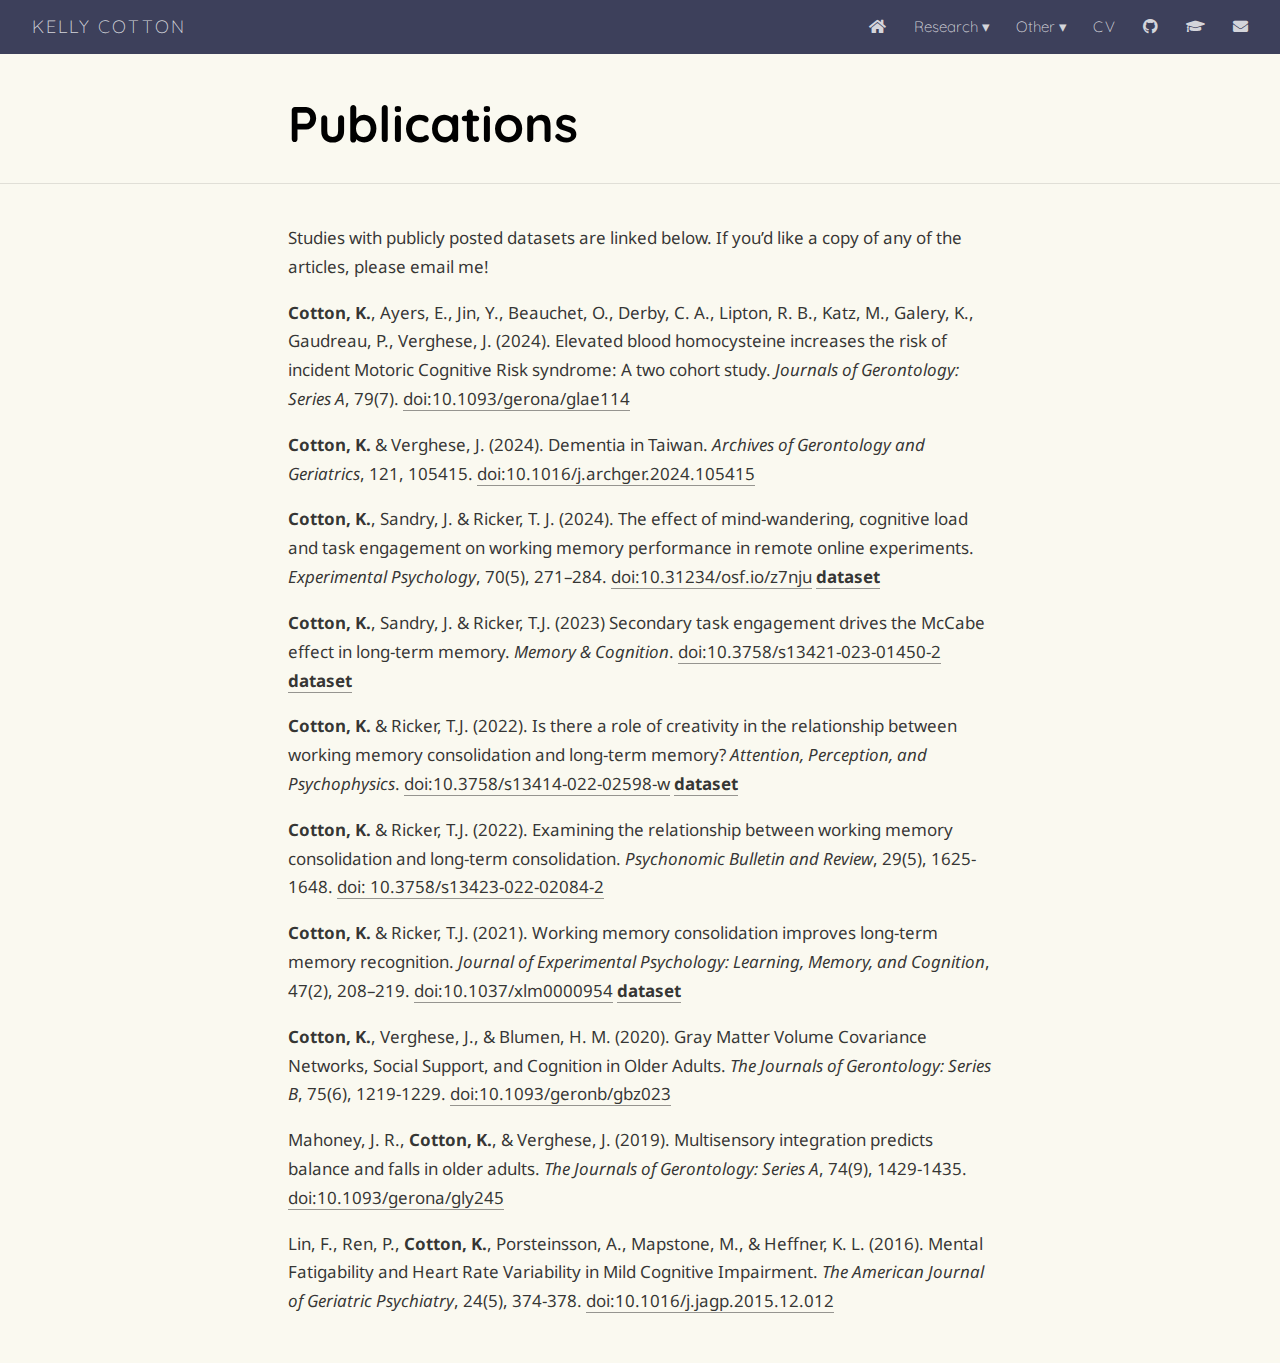
<file: docs/pubs.html>
<!DOCTYPE html>

<html xmlns="http://www.w3.org/1999/xhtml" lang="" xml:lang="">

<head>
  <meta charset="utf-8"/>
  <meta name="viewport" content="width=device-width, initial-scale=1"/>
  <meta http-equiv="X-UA-Compatible" content="IE=Edge,chrome=1"/>
  <meta name="generator" content="distill" />

  <style type="text/css">
  /* Hide doc at startup (prevent jankiness while JS renders/transforms) */
  body {
    visibility: hidden;
  }
  </style>

 <!--radix_placeholder_import_source-->
 <!--/radix_placeholder_import_source-->

<style type="text/css">code{white-space: pre;}</style>
<style type="text/css" data-origin="pandoc">
pre > code.sourceCode { white-space: pre; position: relative; }
pre > code.sourceCode > span { display: inline-block; line-height: 1.25; }
pre > code.sourceCode > span:empty { height: 1.2em; }
.sourceCode { overflow: visible; }
code.sourceCode > span { color: inherit; text-decoration: inherit; }
div.sourceCode { margin: 1em 0; }
pre.sourceCode { margin: 0; }
@media screen {
div.sourceCode { overflow: auto; }
}
@media print {
pre > code.sourceCode { white-space: pre-wrap; }
pre > code.sourceCode > span { text-indent: -5em; padding-left: 5em; }
}
pre.numberSource code
  { counter-reset: source-line 0; }
pre.numberSource code > span
  { position: relative; left: -4em; counter-increment: source-line; }
pre.numberSource code > span > a:first-child::before
  { content: counter(source-line);
    position: relative; left: -1em; text-align: right; vertical-align: baseline;
    border: none; display: inline-block;
    -webkit-touch-callout: none; -webkit-user-select: none;
    -khtml-user-select: none; -moz-user-select: none;
    -ms-user-select: none; user-select: none;
    padding: 0 4px; width: 4em;
    color: #aaaaaa;
  }
pre.numberSource { margin-left: 3em; border-left: 1px solid #aaaaaa;  padding-left: 4px; }
div.sourceCode
  {   }
@media screen {
pre > code.sourceCode > span > a:first-child::before { text-decoration: underline; }
}
code span.al { color: #ad0000; } /* Alert */
code span.an { color: #5e5e5e; } /* Annotation */
code span.at { } /* Attribute */
code span.bn { color: #ad0000; } /* BaseN */
code span.bu { } /* BuiltIn */
code span.cf { color: #007ba5; } /* ControlFlow */
code span.ch { color: #20794d; } /* Char */
code span.cn { color: #8f5902; } /* Constant */
code span.co { color: #5e5e5e; } /* Comment */
code span.cv { color: #5e5e5e; font-style: italic; } /* CommentVar */
code span.do { color: #5e5e5e; font-style: italic; } /* Documentation */
code span.dt { color: #ad0000; } /* DataType */
code span.dv { color: #ad0000; } /* DecVal */
code span.er { color: #ad0000; } /* Error */
code span.ex { } /* Extension */
code span.fl { color: #ad0000; } /* Float */
code span.fu { color: #4758ab; } /* Function */
code span.im { } /* Import */
code span.in { color: #5e5e5e; } /* Information */
code span.kw { color: #007ba5; } /* Keyword */
code span.op { color: #5e5e5e; } /* Operator */
code span.ot { color: #007ba5; } /* Other */
code span.pp { color: #ad0000; } /* Preprocessor */
code span.sc { color: #5e5e5e; } /* SpecialChar */
code span.ss { color: #20794d; } /* SpecialString */
code span.st { color: #20794d; } /* String */
code span.va { color: #111111; } /* Variable */
code span.vs { color: #20794d; } /* VerbatimString */
code span.wa { color: #5e5e5e; font-style: italic; } /* Warning */
</style>


  <!--radix_placeholder_meta_tags-->
  <title>Kelly Cotton: Publications</title>




  <!--  https://developers.facebook.com/docs/sharing/webmasters#markup -->
  <meta property="og:title" content="Kelly Cotton: Publications"/>
  <meta property="og:type" content="article"/>
  <meta property="og:locale" content="en_US"/>
  <meta property="og:site_name" content="Kelly Cotton"/>

  <!--  https://dev.twitter.com/cards/types/summary -->
  <meta property="twitter:card" content="summary"/>
  <meta property="twitter:title" content="Kelly Cotton: Publications"/>

  <!--/radix_placeholder_meta_tags-->
  <!--radix_placeholder_rmarkdown_metadata-->

  <script type="text/json" id="radix-rmarkdown-metadata">
  {"type":"list","attributes":{"names":{"type":"character","attributes":{},"value":["title","description","output"]}},"value":[{"type":"character","attributes":{},"value":["Publications"]},{"type":"NULL"},{"type":"character","attributes":{},"value":["distill::distill_article"]}]}
  </script>
  <!--/radix_placeholder_rmarkdown_metadata-->
  <!--radix_placeholder_navigation_in_header-->
  <meta name="distill:offset" content=""/>

  <script type="application/javascript">

    window.headroom_prevent_pin = false;

    window.document.addEventListener("DOMContentLoaded", function (event) {

      // initialize headroom for banner
      var header = $('header').get(0);
      var headerHeight = header.offsetHeight;
      var headroom = new Headroom(header, {
        tolerance: 5,
        onPin : function() {
          if (window.headroom_prevent_pin) {
            window.headroom_prevent_pin = false;
            headroom.unpin();
          }
        }
      });
      headroom.init();
      if(window.location.hash)
        headroom.unpin();
      $(header).addClass('headroom--transition');

      // offset scroll location for banner on hash change
      // (see: https://github.com/WickyNilliams/headroom.js/issues/38)
      window.addEventListener("hashchange", function(event) {
        window.scrollTo(0, window.pageYOffset - (headerHeight + 25));
      });

      // responsive menu
      $('.distill-site-header').each(function(i, val) {
        var topnav = $(this);
        var toggle = topnav.find('.nav-toggle');
        toggle.on('click', function() {
          topnav.toggleClass('responsive');
        });
      });

      // nav dropdowns
      $('.nav-dropbtn').click(function(e) {
        $(this).next('.nav-dropdown-content').toggleClass('nav-dropdown-active');
        $(this).parent().siblings('.nav-dropdown')
           .children('.nav-dropdown-content').removeClass('nav-dropdown-active');
      });
      $("body").click(function(e){
        $('.nav-dropdown-content').removeClass('nav-dropdown-active');
      });
      $(".nav-dropdown").click(function(e){
        e.stopPropagation();
      });
    });
  </script>

  <style type="text/css">

  /* Theme (user-documented overrideables for nav appearance) */

  .distill-site-nav {
    color: rgba(255, 255, 255, 0.8);
    background-color: #0F2E3D;
    font-size: 15px;
    font-weight: 300;
  }

  .distill-site-nav a {
    color: inherit;
    text-decoration: none;
  }

  .distill-site-nav a:hover {
    color: white;
  }

  @media print {
    .distill-site-nav {
      display: none;
    }
  }

  .distill-site-header {

  }

  .distill-site-footer {

  }


  /* Site Header */

  .distill-site-header {
    width: 100%;
    box-sizing: border-box;
    z-index: 3;
  }

  .distill-site-header .nav-left {
    display: inline-block;
    margin-left: 8px;
  }

  @media screen and (max-width: 768px) {
    .distill-site-header .nav-left {
      margin-left: 0;
    }
  }


  .distill-site-header .nav-right {
    float: right;
    margin-right: 8px;
  }

  .distill-site-header a,
  .distill-site-header .title {
    display: inline-block;
    text-align: center;
    padding: 14px 10px 14px 10px;
  }

  .distill-site-header .title {
    font-size: 18px;
    min-width: 150px;
  }

  .distill-site-header .logo {
    padding: 0;
  }

  .distill-site-header .logo img {
    display: none;
    max-height: 20px;
    width: auto;
    margin-bottom: -4px;
  }

  .distill-site-header .nav-image img {
    max-height: 18px;
    width: auto;
    display: inline-block;
    margin-bottom: -3px;
  }



  @media screen and (min-width: 1000px) {
    .distill-site-header .logo img {
      display: inline-block;
    }
    .distill-site-header .nav-left {
      margin-left: 20px;
    }
    .distill-site-header .nav-right {
      margin-right: 20px;
    }
    .distill-site-header .title {
      padding-left: 12px;
    }
  }


  .distill-site-header .nav-toggle {
    display: none;
  }

  .nav-dropdown {
    display: inline-block;
    position: relative;
  }

  .nav-dropdown .nav-dropbtn {
    border: none;
    outline: none;
    color: rgba(255, 255, 255, 0.8);
    padding: 16px 10px;
    background-color: transparent;
    font-family: inherit;
    font-size: inherit;
    font-weight: inherit;
    margin: 0;
    margin-top: 1px;
    z-index: 2;
  }

  .nav-dropdown-content {
    display: none;
    position: absolute;
    background-color: white;
    min-width: 200px;
    border: 1px solid rgba(0,0,0,0.15);
    border-radius: 4px;
    box-shadow: 0px 8px 16px 0px rgba(0,0,0,0.1);
    z-index: 1;
    margin-top: 2px;
    white-space: nowrap;
    padding-top: 4px;
    padding-bottom: 4px;
  }

  .nav-dropdown-content hr {
    margin-top: 4px;
    margin-bottom: 4px;
    border: none;
    border-bottom: 1px solid rgba(0, 0, 0, 0.1);
  }

  .nav-dropdown-active {
    display: block;
  }

  .nav-dropdown-content a, .nav-dropdown-content .nav-dropdown-header {
    color: black;
    padding: 6px 24px;
    text-decoration: none;
    display: block;
    text-align: left;
  }

  .nav-dropdown-content .nav-dropdown-header {
    display: block;
    padding: 5px 24px;
    padding-bottom: 0;
    text-transform: uppercase;
    font-size: 14px;
    color: #999999;
    white-space: nowrap;
  }

  .nav-dropdown:hover .nav-dropbtn {
    color: white;
  }

  .nav-dropdown-content a:hover {
    background-color: #ddd;
    color: black;
  }

  .nav-right .nav-dropdown-content {
    margin-left: -45%;
    right: 0;
  }

  @media screen and (max-width: 768px) {
    .distill-site-header a, .distill-site-header .nav-dropdown  {display: none;}
    .distill-site-header a.nav-toggle {
      float: right;
      display: block;
    }
    .distill-site-header .title {
      margin-left: 0;
    }
    .distill-site-header .nav-right {
      margin-right: 0;
    }
    .distill-site-header {
      overflow: hidden;
    }
    .nav-right .nav-dropdown-content {
      margin-left: 0;
    }
  }


  @media screen and (max-width: 768px) {
    .distill-site-header.responsive {position: relative; min-height: 500px; }
    .distill-site-header.responsive a.nav-toggle {
      position: absolute;
      right: 0;
      top: 0;
    }
    .distill-site-header.responsive a,
    .distill-site-header.responsive .nav-dropdown {
      display: block;
      text-align: left;
    }
    .distill-site-header.responsive .nav-left,
    .distill-site-header.responsive .nav-right {
      width: 100%;
    }
    .distill-site-header.responsive .nav-dropdown {float: none;}
    .distill-site-header.responsive .nav-dropdown-content {position: relative;}
    .distill-site-header.responsive .nav-dropdown .nav-dropbtn {
      display: block;
      width: 100%;
      text-align: left;
    }
  }

  /* Site Footer */

  .distill-site-footer {
    width: 100%;
    overflow: hidden;
    box-sizing: border-box;
    z-index: 3;
    margin-top: 30px;
    padding-top: 30px;
    padding-bottom: 30px;
    text-align: center;
  }

  /* Headroom */

  d-title {
    padding-top: 6rem;
  }

  @media print {
    d-title {
      padding-top: 4rem;
    }
  }

  .headroom {
    z-index: 1000;
    position: fixed;
    top: 0;
    left: 0;
    right: 0;
  }

  .headroom--transition {
    transition: all .4s ease-in-out;
  }

  .headroom--unpinned {
    top: -100px;
  }

  .headroom--pinned {
    top: 0;
  }

  /* adjust viewport for navbar height */
  /* helps vertically center bootstrap (non-distill) content */
  .min-vh-100 {
    min-height: calc(100vh - 100px) !important;
  }

  </style>

  <script src="site_libs/jquery-3.6.0/jquery-3.6.0.min.js"></script>
  <link href="site_libs/font-awesome-5.1.0/css/all.css" rel="stylesheet"/>
  <link href="site_libs/font-awesome-5.1.0/css/v4-shims.css" rel="stylesheet"/>
  <script src="site_libs/headroom-0.9.4/headroom.min.js"></script>
  <!--/radix_placeholder_navigation_in_header-->
  <!--radix_placeholder_distill-->

  <style type="text/css">

  body {
    background-color: white;
  }

  .pandoc-table {
    width: 100%;
  }

  .pandoc-table>caption {
    margin-bottom: 10px;
  }

  .pandoc-table th:not([align]) {
    text-align: left;
  }

  .pagedtable-footer {
    font-size: 15px;
  }

  d-byline .byline {
    grid-template-columns: 2fr 2fr;
  }

  d-byline .byline h3 {
    margin-block-start: 1.5em;
  }

  d-byline .byline .authors-affiliations h3 {
    margin-block-start: 0.5em;
  }

  .authors-affiliations .orcid-id {
    width: 16px;
    height:16px;
    margin-left: 4px;
    margin-right: 4px;
    vertical-align: middle;
    padding-bottom: 2px;
  }

  d-title .dt-tags {
    margin-top: 1em;
    grid-column: text;
  }

  .dt-tags .dt-tag {
    text-decoration: none;
    display: inline-block;
    color: rgba(0,0,0,0.6);
    padding: 0em 0.4em;
    margin-right: 0.5em;
    margin-bottom: 0.4em;
    font-size: 70%;
    border: 1px solid rgba(0,0,0,0.2);
    border-radius: 3px;
    text-transform: uppercase;
    font-weight: 500;
  }

  d-article table.gt_table td,
  d-article table.gt_table th {
    border-bottom: none;
  }

  .html-widget {
    margin-bottom: 2.0em;
  }

  .l-screen-inset {
    padding-right: 16px;
  }

  .l-screen .caption {
    margin-left: 10px;
  }

  .shaded {
    background: rgb(247, 247, 247);
    padding-top: 20px;
    padding-bottom: 20px;
    border-top: 1px solid rgba(0, 0, 0, 0.1);
    border-bottom: 1px solid rgba(0, 0, 0, 0.1);
  }

  .shaded .html-widget {
    margin-bottom: 0;
    border: 1px solid rgba(0, 0, 0, 0.1);
  }

  .shaded .shaded-content {
    background: white;
  }

  .text-output {
    margin-top: 0;
    line-height: 1.5em;
  }

  .hidden {
    display: none !important;
  }

  d-article {
    padding-top: 2.5rem;
    padding-bottom: 30px;
  }

  d-appendix {
    padding-top: 30px;
  }

  d-article>p>img {
    width: 100%;
  }

  d-article h2 {
    margin: 1rem 0 1.5rem 0;
  }

  d-article h3 {
    margin-top: 1.5rem;
  }

  d-article iframe {
    border: 1px solid rgba(0, 0, 0, 0.1);
    margin-bottom: 2.0em;
    width: 100%;
  }

  /* Tweak code blocks */

  d-article div.sourceCode code,
  d-article pre code {
    font-family: Consolas, Monaco, 'Andale Mono', 'Ubuntu Mono', monospace;
  }

  d-article pre,
  d-article div.sourceCode,
  d-article div.sourceCode pre {
    overflow: auto;
  }

  d-article div.sourceCode {
    background-color: white;
  }

  d-article div.sourceCode pre {
    padding-left: 10px;
    font-size: 12px;
    border-left: 2px solid rgba(0,0,0,0.1);
  }

  d-article pre {
    font-size: 12px;
    color: black;
    background: none;
    margin-top: 0;
    text-align: left;
    white-space: pre;
    word-spacing: normal;
    word-break: normal;
    word-wrap: normal;
    line-height: 1.5;

    -moz-tab-size: 4;
    -o-tab-size: 4;
    tab-size: 4;

    -webkit-hyphens: none;
    -moz-hyphens: none;
    -ms-hyphens: none;
    hyphens: none;
  }

  d-article pre a {
    border-bottom: none;
  }

  d-article pre a:hover {
    border-bottom: none;
    text-decoration: underline;
  }

  d-article details {
    grid-column: text;
    margin-bottom: 0.8em;
  }

  @media(min-width: 768px) {

  d-article pre,
  d-article div.sourceCode,
  d-article div.sourceCode pre {
    overflow: visible !important;
  }

  d-article div.sourceCode pre {
    padding-left: 18px;
    font-size: 14px;
  }

  d-article pre {
    font-size: 14px;
  }

  }

  figure img.external {
    background: white;
    border: 1px solid rgba(0, 0, 0, 0.1);
    box-shadow: 0 1px 8px rgba(0, 0, 0, 0.1);
    padding: 18px;
    box-sizing: border-box;
  }

  /* CSS for d-contents */

  .d-contents {
    grid-column: text;
    color: rgba(0,0,0,0.8);
    font-size: 0.9em;
    padding-bottom: 1em;
    margin-bottom: 1em;
    padding-bottom: 0.5em;
    margin-bottom: 1em;
    padding-left: 0.25em;
    justify-self: start;
  }

  @media(min-width: 1000px) {
    .d-contents.d-contents-float {
      height: 0;
      grid-column-start: 1;
      grid-column-end: 4;
      justify-self: center;
      padding-right: 3em;
      padding-left: 2em;
    }
  }

  .d-contents nav h3 {
    font-size: 18px;
    margin-top: 0;
    margin-bottom: 1em;
  }

  .d-contents li {
    list-style-type: none
  }

  .d-contents nav > ul {
    padding-left: 0;
  }

  .d-contents ul {
    padding-left: 1em
  }

  .d-contents nav ul li {
    margin-top: 0.6em;
    margin-bottom: 0.2em;
  }

  .d-contents nav a {
    font-size: 13px;
    border-bottom: none;
    text-decoration: none
    color: rgba(0, 0, 0, 0.8);
  }

  .d-contents nav a:hover {
    text-decoration: underline solid rgba(0, 0, 0, 0.6)
  }

  .d-contents nav > ul > li > a {
    font-weight: 600;
  }

  .d-contents nav > ul > li > ul {
    font-weight: inherit;
  }

  .d-contents nav > ul > li > ul > li {
    margin-top: 0.2em;
  }


  .d-contents nav ul {
    margin-top: 0;
    margin-bottom: 0.25em;
  }

  .d-article-with-toc h2:nth-child(2) {
    margin-top: 0;
  }


  /* Figure */

  .figure {
    position: relative;
    margin-bottom: 2.5em;
    margin-top: 1.5em;
  }

  .figure img {
    width: 100%;
  }

  .figure .caption {
    color: rgba(0, 0, 0, 0.6);
    font-size: 12px;
    line-height: 1.5em;
  }

  .figure img.external {
    background: white;
    border: 1px solid rgba(0, 0, 0, 0.1);
    box-shadow: 0 1px 8px rgba(0, 0, 0, 0.1);
    padding: 18px;
    box-sizing: border-box;
  }

  .figure .caption a {
    color: rgba(0, 0, 0, 0.6);
  }

  .figure .caption b,
  .figure .caption strong, {
    font-weight: 600;
    color: rgba(0, 0, 0, 1.0);
  }

  /* Citations */

  d-article .citation {
    color: inherit;
    cursor: inherit;
  }

  div.hanging-indent{
    margin-left: 1em; text-indent: -1em;
  }

  /* Citation hover box */

  .tippy-box[data-theme~=light-border] {
    background-color: rgba(250, 250, 250, 0.95);
  }

  .tippy-content > p {
    margin-bottom: 0;
    padding: 2px;
  }


  /* Tweak 1000px media break to show more text */

  @media(min-width: 1000px) {
    .base-grid,
    distill-header,
    d-title,
    d-abstract,
    d-article,
    d-appendix,
    distill-appendix,
    d-byline,
    d-footnote-list,
    d-citation-list,
    distill-footer {
      grid-template-columns: [screen-start] 1fr [page-start kicker-start] 80px [middle-start] 50px [text-start kicker-end] 65px 65px 65px 65px 65px 65px 65px 65px [text-end gutter-start] 65px [middle-end] 65px [page-end gutter-end] 1fr [screen-end];
      grid-column-gap: 16px;
    }

    .grid {
      grid-column-gap: 16px;
    }

    d-article {
      font-size: 1.06rem;
      line-height: 1.7em;
    }
    figure .caption, .figure .caption, figure figcaption {
      font-size: 13px;
    }
  }

  @media(min-width: 1180px) {
    .base-grid,
    distill-header,
    d-title,
    d-abstract,
    d-article,
    d-appendix,
    distill-appendix,
    d-byline,
    d-footnote-list,
    d-citation-list,
    distill-footer {
      grid-template-columns: [screen-start] 1fr [page-start kicker-start] 60px [middle-start] 60px [text-start kicker-end] 60px 60px 60px 60px 60px 60px 60px 60px [text-end gutter-start] 60px [middle-end] 60px [page-end gutter-end] 1fr [screen-end];
      grid-column-gap: 32px;
    }

    .grid {
      grid-column-gap: 32px;
    }
  }


  /* Get the citation styles for the appendix (not auto-injected on render since
     we do our own rendering of the citation appendix) */

  d-appendix .citation-appendix,
  .d-appendix .citation-appendix {
    font-size: 11px;
    line-height: 15px;
    border-left: 1px solid rgba(0, 0, 0, 0.1);
    padding-left: 18px;
    border: 1px solid rgba(0,0,0,0.1);
    background: rgba(0, 0, 0, 0.02);
    padding: 10px 18px;
    border-radius: 3px;
    color: rgba(150, 150, 150, 1);
    overflow: hidden;
    margin-top: -12px;
    white-space: pre-wrap;
    word-wrap: break-word;
  }

  /* Include appendix styles here so they can be overridden */

  d-appendix {
    contain: layout style;
    font-size: 0.8em;
    line-height: 1.7em;
    margin-top: 60px;
    margin-bottom: 0;
    border-top: 1px solid rgba(0, 0, 0, 0.1);
    color: rgba(0,0,0,0.5);
    padding-top: 60px;
    padding-bottom: 48px;
  }

  d-appendix h3 {
    grid-column: page-start / text-start;
    font-size: 15px;
    font-weight: 500;
    margin-top: 1em;
    margin-bottom: 0;
    color: rgba(0,0,0,0.65);
  }

  d-appendix h3 + * {
    margin-top: 1em;
  }

  d-appendix ol {
    padding: 0 0 0 15px;
  }

  @media (min-width: 768px) {
    d-appendix ol {
      padding: 0 0 0 30px;
      margin-left: -30px;
    }
  }

  d-appendix li {
    margin-bottom: 1em;
  }

  d-appendix a {
    color: rgba(0, 0, 0, 0.6);
  }

  d-appendix > * {
    grid-column: text;
  }

  d-appendix > d-footnote-list,
  d-appendix > d-citation-list,
  d-appendix > distill-appendix {
    grid-column: screen;
  }

  /* Include footnote styles here so they can be overridden */

  d-footnote-list {
    contain: layout style;
  }

  d-footnote-list > * {
    grid-column: text;
  }

  d-footnote-list a.footnote-backlink {
    color: rgba(0,0,0,0.3);
    padding-left: 0.5em;
  }



  /* Anchor.js */

  .anchorjs-link {
    /*transition: all .25s linear; */
    text-decoration: none;
    border-bottom: none;
  }
  *:hover > .anchorjs-link {
    margin-left: -1.125em !important;
    text-decoration: none;
    border-bottom: none;
  }

  /* Social footer */

  .social_footer {
    margin-top: 30px;
    margin-bottom: 0;
    color: rgba(0,0,0,0.67);
  }

  .disqus-comments {
    margin-right: 30px;
  }

  .disqus-comment-count {
    border-bottom: 1px solid rgba(0, 0, 0, 0.4);
    cursor: pointer;
  }

  #disqus_thread {
    margin-top: 30px;
  }

  .article-sharing a {
    border-bottom: none;
    margin-right: 8px;
  }

  .article-sharing a:hover {
    border-bottom: none;
  }

  .sidebar-section.subscribe {
    font-size: 12px;
    line-height: 1.6em;
  }

  .subscribe p {
    margin-bottom: 0.5em;
  }


  .article-footer .subscribe {
    font-size: 15px;
    margin-top: 45px;
  }


  .sidebar-section.custom {
    font-size: 12px;
    line-height: 1.6em;
  }

  .custom p {
    margin-bottom: 0.5em;
  }

  /* Styles for listing layout (hide title) */
  .layout-listing d-title, .layout-listing .d-title {
    display: none;
  }

  /* Styles for posts lists (not auto-injected) */


  .posts-with-sidebar {
    padding-left: 45px;
    padding-right: 45px;
  }

  .posts-list .description h2,
  .posts-list .description p {
    font-family: -apple-system, BlinkMacSystemFont, "Segoe UI", Roboto, Oxygen, Ubuntu, Cantarell, "Fira Sans", "Droid Sans", "Helvetica Neue", Arial, sans-serif;
  }

  .posts-list .description h2 {
    font-weight: 700;
    border-bottom: none;
    padding-bottom: 0;
  }

  .posts-list h2.post-tag {
    border-bottom: 1px solid rgba(0, 0, 0, 0.2);
    padding-bottom: 12px;
  }
  .posts-list {
    margin-top: 60px;
    margin-bottom: 24px;
  }

  .posts-list .post-preview {
    text-decoration: none;
    overflow: hidden;
    display: block;
    border-bottom: 1px solid rgba(0, 0, 0, 0.1);
    padding: 24px 0;
  }

  .post-preview-last {
    border-bottom: none !important;
  }

  .posts-list .posts-list-caption {
    grid-column: screen;
    font-weight: 400;
  }

  .posts-list .post-preview h2 {
    margin: 0 0 6px 0;
    line-height: 1.2em;
    font-style: normal;
    font-size: 24px;
  }

  .posts-list .post-preview p {
    margin: 0 0 12px 0;
    line-height: 1.4em;
    font-size: 16px;
  }

  .posts-list .post-preview .thumbnail {
    box-sizing: border-box;
    margin-bottom: 24px;
    position: relative;
    max-width: 500px;
  }
  .posts-list .post-preview img {
    width: 100%;
    display: block;
  }

  .posts-list .metadata {
    font-size: 12px;
    line-height: 1.4em;
    margin-bottom: 18px;
  }

  .posts-list .metadata > * {
    display: inline-block;
  }

  .posts-list .metadata .publishedDate {
    margin-right: 2em;
  }

  .posts-list .metadata .dt-authors {
    display: block;
    margin-top: 0.3em;
    margin-right: 2em;
  }

  .posts-list .dt-tags {
    display: block;
    line-height: 1em;
  }

  .posts-list .dt-tags .dt-tag {
    display: inline-block;
    color: rgba(0,0,0,0.6);
    padding: 0.3em 0.4em;
    margin-right: 0.2em;
    margin-bottom: 0.4em;
    font-size: 60%;
    border: 1px solid rgba(0,0,0,0.2);
    border-radius: 3px;
    text-transform: uppercase;
    font-weight: 500;
  }

  .posts-list img {
    opacity: 1;
  }

  .posts-list img[data-src] {
    opacity: 0;
  }

  .posts-more {
    clear: both;
  }


  .posts-sidebar {
    font-size: 16px;
  }

  .posts-sidebar h3 {
    font-size: 16px;
    margin-top: 0;
    margin-bottom: 0.5em;
    font-weight: 400;
    text-transform: uppercase;
  }

  .sidebar-section {
    margin-bottom: 30px;
  }

  .categories ul {
    list-style-type: none;
    margin: 0;
    padding: 0;
  }

  .categories li {
    color: rgba(0, 0, 0, 0.8);
    margin-bottom: 0;
  }

  .categories li>a {
    border-bottom: none;
  }

  .categories li>a:hover {
    border-bottom: 1px solid rgba(0, 0, 0, 0.4);
  }

  .categories .active {
    font-weight: 600;
  }

  .categories .category-count {
    color: rgba(0, 0, 0, 0.4);
  }


  @media(min-width: 768px) {
    .posts-list .post-preview h2 {
      font-size: 26px;
    }
    .posts-list .post-preview .thumbnail {
      float: right;
      width: 30%;
      margin-bottom: 0;
    }
    .posts-list .post-preview .description {
      float: left;
      width: 45%;
    }
    .posts-list .post-preview .metadata {
      float: left;
      width: 20%;
      margin-top: 8px;
    }
    .posts-list .post-preview p {
      margin: 0 0 12px 0;
      line-height: 1.5em;
      font-size: 16px;
    }
    .posts-with-sidebar .posts-list {
      float: left;
      width: 75%;
    }
    .posts-with-sidebar .posts-sidebar {
      float: right;
      width: 20%;
      margin-top: 60px;
      padding-top: 24px;
      padding-bottom: 24px;
    }
  }


  /* Improve display for browsers without grid (IE/Edge <= 15) */

  .downlevel {
    line-height: 1.6em;
    font-family: -apple-system, BlinkMacSystemFont, "Segoe UI", Roboto, Oxygen, Ubuntu, Cantarell, "Fira Sans", "Droid Sans", "Helvetica Neue", Arial, sans-serif;
    margin: 0;
  }

  .downlevel .d-title {
    padding-top: 6rem;
    padding-bottom: 1.5rem;
  }

  .downlevel .d-title h1 {
    font-size: 50px;
    font-weight: 700;
    line-height: 1.1em;
    margin: 0 0 0.5rem;
  }

  .downlevel .d-title p {
    font-weight: 300;
    font-size: 1.2rem;
    line-height: 1.55em;
    margin-top: 0;
  }

  .downlevel .d-byline {
    padding-top: 0.8em;
    padding-bottom: 0.8em;
    font-size: 0.8rem;
    line-height: 1.8em;
  }

  .downlevel .section-separator {
    border: none;
    border-top: 1px solid rgba(0, 0, 0, 0.1);
  }

  .downlevel .d-article {
    font-size: 1.06rem;
    line-height: 1.7em;
    padding-top: 1rem;
    padding-bottom: 2rem;
  }


  .downlevel .d-appendix {
    padding-left: 0;
    padding-right: 0;
    max-width: none;
    font-size: 0.8em;
    line-height: 1.7em;
    margin-bottom: 0;
    color: rgba(0,0,0,0.5);
    padding-top: 40px;
    padding-bottom: 48px;
  }

  .downlevel .footnotes ol {
    padding-left: 13px;
  }

  .downlevel .base-grid,
  .downlevel .distill-header,
  .downlevel .d-title,
  .downlevel .d-abstract,
  .downlevel .d-article,
  .downlevel .d-appendix,
  .downlevel .distill-appendix,
  .downlevel .d-byline,
  .downlevel .d-footnote-list,
  .downlevel .d-citation-list,
  .downlevel .distill-footer,
  .downlevel .appendix-bottom,
  .downlevel .posts-container {
    padding-left: 40px;
    padding-right: 40px;
  }

  @media(min-width: 768px) {
    .downlevel .base-grid,
    .downlevel .distill-header,
    .downlevel .d-title,
    .downlevel .d-abstract,
    .downlevel .d-article,
    .downlevel .d-appendix,
    .downlevel .distill-appendix,
    .downlevel .d-byline,
    .downlevel .d-footnote-list,
    .downlevel .d-citation-list,
    .downlevel .distill-footer,
    .downlevel .appendix-bottom,
    .downlevel .posts-container {
    padding-left: 150px;
    padding-right: 150px;
    max-width: 900px;
  }
  }

  .downlevel pre code {
    display: block;
    border-left: 2px solid rgba(0, 0, 0, .1);
    padding: 0 0 0 20px;
    font-size: 14px;
  }

  .downlevel code, .downlevel pre {
    color: black;
    background: none;
    font-family: Consolas, Monaco, 'Andale Mono', 'Ubuntu Mono', monospace;
    text-align: left;
    white-space: pre;
    word-spacing: normal;
    word-break: normal;
    word-wrap: normal;
    line-height: 1.5;

    -moz-tab-size: 4;
    -o-tab-size: 4;
    tab-size: 4;

    -webkit-hyphens: none;
    -moz-hyphens: none;
    -ms-hyphens: none;
    hyphens: none;
  }

  .downlevel .posts-list .post-preview {
    color: inherit;
  }



  </style>

  <script type="application/javascript">

  function is_downlevel_browser() {
    if (bowser.isUnsupportedBrowser({ msie: "12", msedge: "16"},
                                   window.navigator.userAgent)) {
      return true;
    } else {
      return window.load_distill_framework === undefined;
    }
  }

  // show body when load is complete
  function on_load_complete() {

    // add anchors
    if (window.anchors) {
      window.anchors.options.placement = 'left';
      window.anchors.add('d-article > h2, d-article > h3, d-article > h4, d-article > h5');
    }


    // set body to visible
    document.body.style.visibility = 'visible';

    // force redraw for leaflet widgets
    if (window.HTMLWidgets) {
      var maps = window.HTMLWidgets.findAll(".leaflet");
      $.each(maps, function(i, el) {
        var map = this.getMap();
        map.invalidateSize();
        map.eachLayer(function(layer) {
          if (layer instanceof L.TileLayer)
            layer.redraw();
        });
      });
    }

    // trigger 'shown' so htmlwidgets resize
    $('d-article').trigger('shown');
  }

  function init_distill() {

    init_common();

    // create front matter
    var front_matter = $('<d-front-matter></d-front-matter>');
    $('#distill-front-matter').wrap(front_matter);

    // create d-title
    $('.d-title').changeElementType('d-title');

    // create d-byline
    var byline = $('<d-byline></d-byline>');
    $('.d-byline').replaceWith(byline);

    // create d-article
    var article = $('<d-article></d-article>');
    $('.d-article').wrap(article).children().unwrap();

    // move posts container into article
    $('.posts-container').appendTo($('d-article'));

    // create d-appendix
    $('.d-appendix').changeElementType('d-appendix');

    // flag indicating that we have appendix items
    var appendix = $('.appendix-bottom').children('h3').length > 0;

    // replace footnotes with <d-footnote>
    $('.footnote-ref').each(function(i, val) {
      appendix = true;
      var href = $(this).attr('href');
      var id = href.replace('#', '');
      var fn = $('#' + id);
      var fn_p = $('#' + id + '>p');
      fn_p.find('.footnote-back').remove();
      var text = fn_p.html();
      var dtfn = $('<d-footnote></d-footnote>');
      dtfn.html(text);
      $(this).replaceWith(dtfn);
    });
    // remove footnotes
    $('.footnotes').remove();

    // move refs into #references-listing
    $('#references-listing').replaceWith($('#refs'));

    $('h1.appendix, h2.appendix').each(function(i, val) {
      $(this).changeElementType('h3');
    });
    $('h3.appendix').each(function(i, val) {
      var id = $(this).attr('id');
      $('.d-contents a[href="#' + id + '"]').parent().remove();
      appendix = true;
      $(this).nextUntil($('h1, h2, h3')).addBack().appendTo($('d-appendix'));
    });

    // show d-appendix if we have appendix content
    $("d-appendix").css('display', appendix ? 'grid' : 'none');

    // localize layout chunks to just output
    $('.layout-chunk').each(function(i, val) {

      // capture layout
      var layout = $(this).attr('data-layout');

      // apply layout to markdown level block elements
      var elements = $(this).children().not('details, div.sourceCode, pre, script');
      elements.each(function(i, el) {
        var layout_div = $('<div class="' + layout + '"></div>');
        if (layout_div.hasClass('shaded')) {
          var shaded_content = $('<div class="shaded-content"></div>');
          $(this).wrap(shaded_content);
          $(this).parent().wrap(layout_div);
        } else {
          $(this).wrap(layout_div);
        }
      });


      // unwrap the layout-chunk div
      $(this).children().unwrap();
    });

    // remove code block used to force  highlighting css
    $('.distill-force-highlighting-css').parent().remove();

    // remove empty line numbers inserted by pandoc when using a
    // custom syntax highlighting theme
    $('code.sourceCode a:empty').remove();

    // load distill framework
    load_distill_framework();

    // wait for window.distillRunlevel == 4 to do post processing
    function distill_post_process() {

      if (!window.distillRunlevel || window.distillRunlevel < 4)
        return;

      // hide author/affiliations entirely if we have no authors
      var front_matter = JSON.parse($("#distill-front-matter").html());
      var have_authors = front_matter.authors && front_matter.authors.length > 0;
      if (!have_authors)
        $('d-byline').addClass('hidden');

      // article with toc class
      $('.d-contents').parent().addClass('d-article-with-toc');

      // strip links that point to #
      $('.authors-affiliations').find('a[href="#"]').removeAttr('href');

      // add orcid ids
      $('.authors-affiliations').find('.author').each(function(i, el) {
        var orcid_id = front_matter.authors[i].orcidID;
        if (orcid_id) {
          var a = $('<a></a>');
          a.attr('href', 'https://orcid.org/' + orcid_id);
          var img = $('<img></img>');
          img.addClass('orcid-id');
          img.attr('alt', 'ORCID ID');
          img.attr('src','[data-uri]');
          a.append(img);
          $(this).append(a);
        }
      });

      // hide elements of author/affiliations grid that have no value
      function hide_byline_column(caption) {
        $('d-byline').find('h3:contains("' + caption + '")').parent().css('visibility', 'hidden');
      }

      // affiliations
      var have_affiliations = false;
      for (var i = 0; i<front_matter.authors.length; ++i) {
        var author = front_matter.authors[i];
        if (author.affiliation !== "&nbsp;") {
          have_affiliations = true;
          break;
        }
      }
      if (!have_affiliations)
        $('d-byline').find('h3:contains("Affiliations")').css('visibility', 'hidden');

      // published date
      if (!front_matter.publishedDate)
        hide_byline_column("Published");

      // document object identifier
      var doi = $('d-byline').find('h3:contains("DOI")');
      var doi_p = doi.next().empty();
      if (!front_matter.doi) {
        // if we have a citation and valid citationText then link to that
        if ($('#citation').length > 0 && front_matter.citationText) {
          doi.html('Citation');
          $('<a href="#citation"></a>')
            .text(front_matter.citationText)
            .appendTo(doi_p);
        } else {
          hide_byline_column("DOI");
        }
      } else {
        $('<a></a>')
           .attr('href', "https://doi.org/" + front_matter.doi)
           .html(front_matter.doi)
           .appendTo(doi_p);
      }

       // change plural form of authors/affiliations
      if (front_matter.authors.length === 1) {
        var grid = $('.authors-affiliations');
        grid.children('h3:contains("Authors")').text('Author');
        grid.children('h3:contains("Affiliations")').text('Affiliation');
      }

      // remove d-appendix and d-footnote-list local styles
      $('d-appendix > style:first-child').remove();
      $('d-footnote-list > style:first-child').remove();

      // move appendix-bottom entries to the bottom
      $('.appendix-bottom').appendTo('d-appendix').children().unwrap();
      $('.appendix-bottom').remove();

      // hoverable references
      $('span.citation[data-cites]').each(function() {
        var refs = $(this).attr('data-cites').split(" ");
        var refHtml = refs.map(function(ref) {
          return "<p>" + $('#ref-' + ref).html() + "</p>";
        }).join("\n");
        window.tippy(this, {
          allowHTML: true,
          content: refHtml,
          maxWidth: 500,
          interactive: true,
          interactiveBorder: 10,
          theme: 'light-border',
          placement: 'bottom-start'
        });
      });

      // clear polling timer
      clearInterval(tid);

      // show body now that everything is ready
      on_load_complete();
    }

    var tid = setInterval(distill_post_process, 50);
    distill_post_process();

  }

  function init_downlevel() {

    init_common();

     // insert hr after d-title
    $('.d-title').after($('<hr class="section-separator"/>'));

    // check if we have authors
    var front_matter = JSON.parse($("#distill-front-matter").html());
    var have_authors = front_matter.authors && front_matter.authors.length > 0;

    // manage byline/border
    if (!have_authors)
      $('.d-byline').remove();
    $('.d-byline').after($('<hr class="section-separator"/>'));
    $('.d-byline a').remove();

    // remove toc
    $('.d-contents').remove();

    // move appendix elements
    $('h1.appendix, h2.appendix').each(function(i, val) {
      $(this).changeElementType('h3');
    });
    $('h3.appendix').each(function(i, val) {
      $(this).nextUntil($('h1, h2, h3')).addBack().appendTo($('.d-appendix'));
    });


    // inject headers into references and footnotes
    var refs_header = $('<h3></h3>');
    refs_header.text('References');
    $('#refs').prepend(refs_header);

    var footnotes_header = $('<h3></h3');
    footnotes_header.text('Footnotes');
    $('.footnotes').children('hr').first().replaceWith(footnotes_header);

    // move appendix-bottom entries to the bottom
    $('.appendix-bottom').appendTo('.d-appendix').children().unwrap();
    $('.appendix-bottom').remove();

    // remove appendix if it's empty
    if ($('.d-appendix').children().length === 0)
      $('.d-appendix').remove();

    // prepend separator above appendix
    $('.d-appendix').before($('<hr class="section-separator" style="clear: both"/>'));

    // trim code
    $('pre>code').each(function(i, val) {
      $(this).html($.trim($(this).html()));
    });

    // move posts-container right before article
    $('.posts-container').insertBefore($('.d-article'));

    $('body').addClass('downlevel');

    on_load_complete();
  }


  function init_common() {

    // jquery plugin to change element types
    (function($) {
      $.fn.changeElementType = function(newType) {
        var attrs = {};

        $.each(this[0].attributes, function(idx, attr) {
          attrs[attr.nodeName] = attr.nodeValue;
        });

        this.replaceWith(function() {
          return $("<" + newType + "/>", attrs).append($(this).contents());
        });
      };
    })(jQuery);

    // prevent underline for linked images
    $('a > img').parent().css({'border-bottom' : 'none'});

    // mark non-body figures created by knitr chunks as 100% width
    $('.layout-chunk').each(function(i, val) {
      var figures = $(this).find('img, .html-widget');
      if ($(this).attr('data-layout') !== "l-body") {
        figures.css('width', '100%');
      } else {
        figures.css('max-width', '100%');
        figures.filter("[width]").each(function(i, val) {
          var fig = $(this);
          fig.css('width', fig.attr('width') + 'px');
        });

      }
    });

    // auto-append index.html to post-preview links in file: protocol
    // and in rstudio ide preview
    $('.post-preview').each(function(i, val) {
      if (window.location.protocol === "file:")
        $(this).attr('href', $(this).attr('href') + "index.html");
    });

    // get rid of index.html references in header
    if (window.location.protocol !== "file:") {
      $('.distill-site-header a[href]').each(function(i,val) {
        $(this).attr('href', $(this).attr('href').replace("index.html", "./"));
      });
    }

    // add class to pandoc style tables
    $('tr.header').parent('thead').parent('table').addClass('pandoc-table');
    $('.kable-table').children('table').addClass('pandoc-table');

    // add figcaption style to table captions
    $('caption').parent('table').addClass("figcaption");

    // initialize posts list
    if (window.init_posts_list)
      window.init_posts_list();

    // implmement disqus comment link
    $('.disqus-comment-count').click(function() {
      window.headroom_prevent_pin = true;
      $('#disqus_thread').toggleClass('hidden');
      if (!$('#disqus_thread').hasClass('hidden')) {
        var offset = $(this).offset();
        $(window).resize();
        $('html, body').animate({
          scrollTop: offset.top - 35
        });
      }
    });
  }

  document.addEventListener('DOMContentLoaded', function() {
    if (is_downlevel_browser())
      init_downlevel();
    else
      window.addEventListener('WebComponentsReady', init_distill);
  });

  </script>

  <style type="text/css">
  /* base variables */

  /* Edit the CSS properties in this file to create a custom
     Distill theme. Only edit values in the right column
     for each row; values shown are the CSS defaults.
     To return any property to the default,
     you may set its value to: unset
     All rows must end with a semi-colon.                      */

  /* Optional: embed custom fonts here with `@import`          */
  /* This must remain at the top of this file.                 */



  html {
    /*-- Main font sizes --*/
    --title-size:      50px;
    --body-size:       1.06rem;
    --code-size:       14px;
    --aside-size:      12px;
    --fig-cap-size:    13px;
    /*-- Main font colors --*/
    --title-color:     #000000;
    --header-color:    rgba(0, 0, 0, 0.8);
    --body-color:      rgba(0, 0, 0, 0.8);
    --aside-color:     rgba(0, 0, 0, 0.6);
    --fig-cap-color:   rgba(0, 0, 0, 0.6);
    /*-- Specify custom fonts ~~~ must be imported above   --*/
    --heading-font:    sans-serif;
    --mono-font:       monospace;
    --body-font:       sans-serif;
    --navbar-font:     sans-serif;  /* websites + blogs only */
  }

  /*-- ARTICLE METADATA --*/
  d-byline {
    --heading-size:    0.6rem;
    --heading-color:   rgba(0, 0, 0, 0.5);
    --body-size:       0.8rem;
    --body-color:      rgba(0, 0, 0, 0.8);
  }

  /*-- ARTICLE TABLE OF CONTENTS --*/
  .d-contents {
    --heading-size:    18px;
    --contents-size:   13px;
  }

  /*-- ARTICLE APPENDIX --*/
  d-appendix {
    --heading-size:    15px;
    --heading-color:   rgba(0, 0, 0, 0.65);
    --text-size:       0.8em;
    --text-color:      rgba(0, 0, 0, 0.5);
  }

  /*-- WEBSITE HEADER + FOOTER --*/
  /* These properties only apply to Distill sites and blogs  */

  .distill-site-header {
    --title-size:       18px;
    --text-color:       rgba(255, 255, 255, 0.8);
    --text-size:        15px;
    --hover-color:      white;
    --bkgd-color:       #0F2E3D;
  }

  .distill-site-footer {
    --text-color:       rgba(255, 255, 255, 0.8);
    --text-size:        15px;
    --hover-color:      white;
    --bkgd-color:       #0F2E3D;
  }

  /*-- Additional custom styles --*/
  /* Add any additional CSS rules below                      */
  </style>
  <style type="text/css">
  /* base variables */

  /* Edit the CSS properties in this file to create a custom
     Distill theme. Only edit values in the right column
     for each row; values shown are the CSS defaults.
     To return any property to the default,
     you may set its value to: unset
     All rows must end with a semi-colon.                      */

  /* Optional: embed custom fonts here with `@import`          */
  /* This must remain at the top of this file.                 */
  @import url('https://fonts.googleapis.com/css2?family=Quicksand');
  @import url('https://fonts.googleapis.com/css2?family=Noto+Sans');
  @import url('https://fonts.googleapis.com/css2?family=Space+Mono');



  html {
    /*-- Main font sizes --*/
    --title-size:      50px;
    --body-size:       1.06rem;
    --code-size:       14px;
    --aside-size:      12px;
    --fig-cap-size:    13px;
    /*-- Main font colors --*/
    --title-color:     #000000;
    --header-color:    rgba(0, 0, 0, 0.8);
    --body-color:      rgba(0, 0, 0, 0.8);
    --aside-color:     rgba(0, 0, 0, 0.6);
    --fig-cap-color:   rgba(0, 0, 0, 0.6);
    /*-- Specify custom fonts ~~~ must be imported above   --*/
    --heading-font:    "Quicksand";
    --mono-font:       "Space Mono", monospace;
    --body-font:       "Noto Sans", sans-serif;
    --navbar-font:     "Quicksand";  /* websites + blogs only */
  }

  /*-- ARTICLE METADATA --*/
  d-byline {
    --heading-size:    0.6rem;
    --heading-color:   rgba(0, 0, 0, 0.5);
    --body-size:       0.8rem;
    --body-color:      rgba(0, 0, 0, 0.8);
  }

  /*-- ARTICLE TABLE OF CONTENTS --*/
  .d-contents {
    --heading-size:    18px;
    --contents-size:   13px;
  }

  /*-- ARTICLE APPENDIX --*/
  d-appendix {
    --heading-size:    15px;
    --heading-color:   rgba(0, 0, 0, 0.65);
    --text-size:       0.8em;
    --text-color:      rgba(0, 0, 0, 0.5);
  }

  /*-- WEBSITE HEADER + FOOTER --*/
  /* These properties only apply to Distill sites and blogs  */

  .distill-site-header {
    --title-size:       18px;
    --text-color:       rgba(255, 255, 255, 0.8);
    --text-size:        15px;
    --hover-color:      white;
    --bkgd-color:       #3d405b;
  }

  .distill-site-footer {
    --text-color:       rgba(255, 255, 255, 0.8);
    --text-size:        15px;
    --hover-color:      white;
    --bkgd-color:       #3d405b;
  }

  /*-- Additional custom styles --*/
  /* Add any additional CSS rules below */

  .distill-site-header { 
    letter-spacing: 2px;
    text-transform: uppercase;
  }

  body {
    background-color: #FAF9F0;
  }</style>
  <style type="text/css">
  /* base style */

  /* FONT FAMILIES */

  :root {
    --heading-default: -apple-system, BlinkMacSystemFont, "Segoe UI", Roboto, Oxygen, Ubuntu, Cantarell, "Fira Sans", "Droid Sans", "Helvetica Neue", Arial, sans-serif;
    --mono-default: Consolas, Monaco, 'Andale Mono', 'Ubuntu Mono', monospace;
    --body-default: -apple-system, BlinkMacSystemFont, "Segoe UI", Roboto, Oxygen, Ubuntu, Cantarell, "Fira Sans", "Droid Sans", "Helvetica Neue", Arial, sans-serif;
  }

  body,
  .posts-list .post-preview p,
  .posts-list .description p {
    font-family: var(--body-font), var(--body-default);
  }

  h1, h2, h3, h4, h5, h6,
  .posts-list .post-preview h2,
  .posts-list .description h2 {
    font-family: var(--heading-font), var(--heading-default);
  }

  d-article div.sourceCode code,
  d-article pre code {
    font-family: var(--mono-font), var(--mono-default);
  }


  /*-- TITLE --*/
  d-title h1,
  .posts-list > h1 {
    color: var(--title-color, black);
  }

  d-title h1 {
    font-size: var(--title-size, 50px);
  }

  /*-- HEADERS --*/
  d-article h1,
  d-article h2,
  d-article h3,
  d-article h4,
  d-article h5,
  d-article h6 {
    color: var(--header-color, rgba(0, 0, 0, 0.8));
  }

  /*-- BODY --*/
  d-article > p,  /* only text inside of <p> tags */
  d-article > ul, /* lists */
  d-article > ol {
    color: var(--body-color, rgba(0, 0, 0, 0.8));
    font-size: var(--body-size, 1.06rem);
  }


  /*-- CODE --*/
  d-article div.sourceCode code,
  d-article pre code {
    font-size: var(--code-size, 14px);
  }

  /*-- ASIDE --*/
  d-article aside {
    font-size: var(--aside-size, 12px);
    color: var(--aside-color, rgba(0, 0, 0, 0.6));
  }

  /*-- FIGURE CAPTIONS --*/
  figure .caption,
  figure figcaption,
  .figure .caption {
    font-size: var(--fig-cap-size, 13px);
    color: var(--fig-cap-color, rgba(0, 0, 0, 0.6));
  }

  /*-- METADATA --*/
  d-byline h3 {
    font-size: var(--heading-size, 0.6rem);
    color: var(--heading-color, rgba(0, 0, 0, 0.5));
  }

  d-byline {
    font-size: var(--body-size, 0.8rem);
    color: var(--body-color, rgba(0, 0, 0, 0.8));
  }

  d-byline a,
  d-article d-byline a {
    color: var(--body-color, rgba(0, 0, 0, 0.8));
  }

  /*-- TABLE OF CONTENTS --*/
  .d-contents nav h3 {
    font-size: var(--heading-size, 18px);
  }

  .d-contents nav a {
    font-size: var(--contents-size, 13px);
  }

  /*-- APPENDIX --*/
  d-appendix h3 {
    font-size: var(--heading-size, 15px);
    color: var(--heading-color, rgba(0, 0, 0, 0.65));
  }

  d-appendix {
    font-size: var(--text-size, 0.8em);
    color: var(--text-color, rgba(0, 0, 0, 0.5));
  }

  d-appendix d-footnote-list a.footnote-backlink {
    color: var(--text-color, rgba(0, 0, 0, 0.5));
  }

  /*-- WEBSITE HEADER + FOOTER --*/
  .distill-site-header .title {
    font-size: var(--title-size, 18px);
    font-family: var(--navbar-font), var(--heading-default);
  }

  .distill-site-header a,
  .nav-dropdown .nav-dropbtn {
    font-family: var(--navbar-font), var(--heading-default);
  }

  .nav-dropdown .nav-dropbtn {
    color: var(--text-color, rgba(255, 255, 255, 0.8));
    font-size: var(--text-size, 15px);
  }

  .distill-site-header a:hover,
  .nav-dropdown:hover .nav-dropbtn {
    color: var(--hover-color, white);
  }

  .distill-site-header {
    font-size: var(--text-size, 15px);
    color: var(--text-color, rgba(255, 255, 255, 0.8));
    background-color: var(--bkgd-color, #0F2E3D);
  }

  .distill-site-footer {
    font-size: var(--text-size, 15px);
    color: var(--text-color, rgba(255, 255, 255, 0.8));
    background-color: var(--bkgd-color, #0F2E3D);
  }

  .distill-site-footer a:hover {
    color: var(--hover-color, white);
  }</style>
  <!--/radix_placeholder_distill-->
  <script src="site_libs/header-attrs-2.13/header-attrs.js"></script>
  <script src="site_libs/popper-2.6.0/popper.min.js"></script>
  <link href="site_libs/tippy-6.2.7/tippy.css" rel="stylesheet" />
  <link href="site_libs/tippy-6.2.7/tippy-light-border.css" rel="stylesheet" />
  <script src="site_libs/tippy-6.2.7/tippy.umd.min.js"></script>
  <script src="site_libs/anchor-4.2.2/anchor.min.js"></script>
  <script src="site_libs/bowser-1.9.3/bowser.min.js"></script>
  <script src="site_libs/webcomponents-2.0.0/webcomponents.js"></script>
  <script src="site_libs/distill-2.2.21/template.v2.js"></script>
  <!--radix_placeholder_site_in_header-->
  <!--/radix_placeholder_site_in_header-->


</head>

<body>

<!--radix_placeholder_front_matter-->

<script id="distill-front-matter" type="text/json">
{"title":"Publications","authors":[]}
</script>

<!--/radix_placeholder_front_matter-->
<!--radix_placeholder_navigation_before_body-->
<header class="header header--fixed" role="banner">
<nav class="distill-site-nav distill-site-header">
<div class="nav-left">
<a href="index.html" class="title">Kelly Cotton</a>
</div>
<div class="nav-right">
<a href="index.html">
<i class="fa fa-home" aria-hidden="true"></i>
</a>
<div class="nav-dropdown">
<button class="nav-dropbtn">
Research
 
<span class="down-arrow">&#x25BE;</span>
</button>
<div class="nav-dropdown-content">
<a href="research.html">Projects</a>
<a href="pubs.html">Publications</a>
</div>
</div>
<div class="nav-dropdown">
<button class="nav-dropbtn">
Other
 
<span class="down-arrow">&#x25BE;</span>
</button>
<div class="nav-dropdown-content">
<a href="writing.html">Public Writing</a>
<a href="viz.html">Data Visualizations</a>
<a href="exp.html">Experiments</a>
</div>
</div>
<a href="cv.pdf">CV</a>
<a href="https://github.com/kellycotton">
<i class="fab fa-github" aria-hidden="true"></i>
</a>
<a href="https://scholar.google.com/citations?user=uOV5HbUAAAAJ&amp;hl=en">
<i class="fas fa-graduation-cap" aria-hidden="true"></i>
</a>
<a href="mailto:kcotton@gradcenter.cuny.edu">
<i class="fas fa-envelope" aria-hidden="true"></i>
</a>
<a href="javascript:void(0);" class="nav-toggle">&#9776;</a>
</div>
</nav>
</header>
<!--/radix_placeholder_navigation_before_body-->
<!--radix_placeholder_site_before_body-->
<!--/radix_placeholder_site_before_body-->

<div class="d-title">
<h1>Publications</h1>
<!--radix_placeholder_categories-->
<!--/radix_placeholder_categories-->

</div>


<div class="d-article">
<p>Studies with publicly posted datasets are linked below. If you’d like a copy of any of the articles, please email me!</p>
<p><strong>Cotton, K.</strong>, Ayers, E., Jin, Y., Beauchet, O., Derby, C. A., Lipton, R. B., Katz, M., Galery, K., Gaudreau, P., Verghese, J. (2024). Elevated blood homocysteine increases the risk of incident Motoric Cognitive Risk syndrome: A two cohort study. <em>Journals of Gerontology: Series A</em>, 79(7). <a href="https://doi.org/10.1093/gerona/glae114">doi:10.1093/gerona/glae114</a></p>
<p><strong>Cotton, K.</strong> &amp; Verghese, J. (2024). Dementia in Taiwan. <em>Archives of Gerontology and Geriatrics</em>, 121, 105415. <a href="https://doi.org/10.1016/j.archger.2024.105415">doi:10.1016/j.archger.2024.105415</a></p>
<p><strong>Cotton, K.</strong>, Sandry, J. &amp; Ricker, T. J. (2024). The effect of mind-wandering, cognitive load and task engagement on working memory performance in remote online experiments. <em>Experimental Psychology</em>, 70(5), 271–284. <a href="https://doi.org/10.31234/osf.io/z7nju">doi:10.31234/osf.io/z7nju</a> <strong><a href="https://osf.io/wnvcj/">dataset</a></strong></p>
<p><strong>Cotton, K.</strong>, Sandry, J. &amp; Ricker, T.J. (2023) Secondary task engagement drives the McCabe effect in long-term memory. <em>Memory &amp; Cognition</em>. <a href="https://doi.org/10.3758/s13421-023-01450-2">doi:10.3758/s13421-023-01450-2</a> <strong><a href="https://osf.io/e3fqu/">dataset</a></strong></p>
<p><strong>Cotton, K.</strong> &amp; Ricker, T.J. (2022). Is there a role of creativity in the relationship between working memory consolidation and long-term memory? <em>Attention, Perception, and Psychophysics</em>. <a href="https://doi.org/10.3758/s13414-022-02598-w">doi:10.3758/s13414-022-02598-w</a> <strong><a href="https://osf.io/n4d7f/">dataset</a></strong></p>
<p><strong>Cotton, K.</strong> &amp; Ricker, T.J. (2022). Examining the relationship between working memory consolidation and long-term consolidation. <em>Psychonomic Bulletin and Review</em>, 29(5), 1625-1648. <a href="https://doi.org/10.3758/s13423-022-02084-2">doi: 10.3758/s13423-022-02084-2</a></p>
<p><strong>Cotton, K.</strong> &amp; Ricker, T.J. (2021). Working memory consolidation improves long-term memory recognition. <em>Journal of Experimental Psychology: Learning, Memory, and Cognition</em>, 47(2), 208–219. <a href="https://doi.org/10.1037/xlm0000954">doi:10.1037/xlm0000954</a> <strong><a href="https://osf.io/4xe9t/">dataset</a></strong></p>
<p><strong>Cotton, K.</strong>, Verghese, J., &amp; Blumen, H. M. (2020). Gray Matter Volume Covariance Networks, Social Support, and Cognition in Older Adults. <em>The Journals of Gerontology: Series B</em>, 75(6), 1219-1229. <a href="https://doi.org/10.1093/geronb/gbz023">doi:10.1093/geronb/gbz023</a></p>
<p>Mahoney, J. R., <strong>Cotton, K.</strong>, &amp; Verghese, J. (2019). Multisensory integration predicts balance and falls in older adults. <em>The Journals of Gerontology: Series A</em>, 74(9), 1429-1435. <a href="https://doi.org/10.1093/gerona/gly245">doi:10.1093/gerona/gly245</a></p>
<p>Lin, F., Ren, P., <strong>Cotton, K.</strong>, Porsteinsson, A., Mapstone, M., &amp; Heffner, K. L. (2016). Mental Fatigability and Heart Rate Variability in Mild Cognitive Impairment. <em>The American Journal of Geriatric Psychiatry</em>, 24(5), 374-378. <a href="https://doi.org/10.1016/j.jagp.2015.12.012">doi:10.1016/j.jagp.2015.12.012</a></p>
<div class="sourceCode" id="cb1"><pre class="sourceCode r distill-force-highlighting-css"><code class="sourceCode r"></code></pre></div>
<!--radix_placeholder_article_footer-->
<!--/radix_placeholder_article_footer-->
</div>

<div class="d-appendix">
</div>


<!--radix_placeholder_site_after_body-->
<!--/radix_placeholder_site_after_body-->
<!--radix_placeholder_appendices-->
<div class="appendix-bottom"></div>
<!--/radix_placeholder_appendices-->
<!--radix_placeholder_navigation_after_body-->
<!--/radix_placeholder_navigation_after_body-->

</body>

</html>
</file>
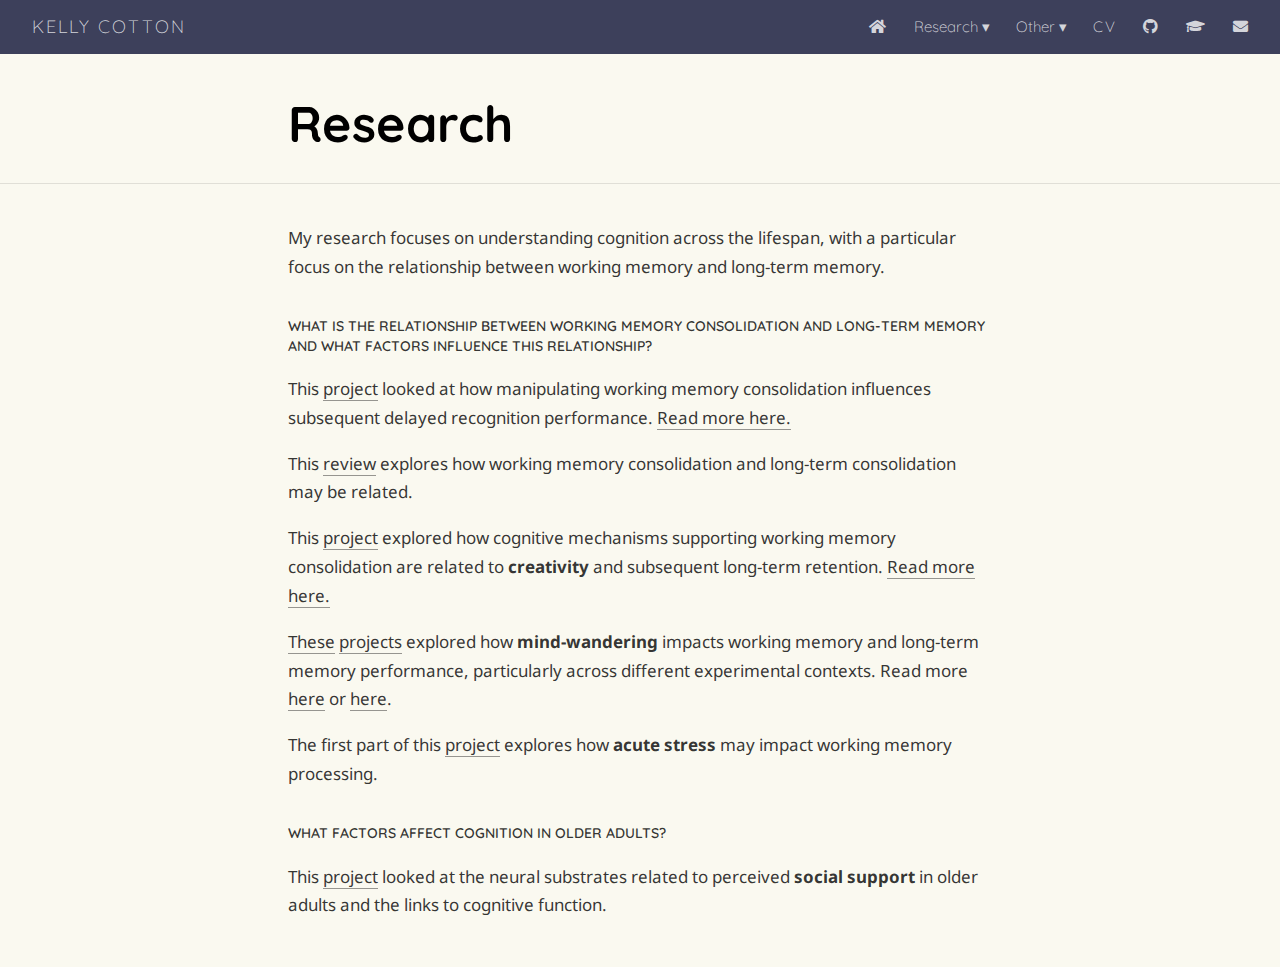
<file: docs/research.html>
<!DOCTYPE html>

<html xmlns="http://www.w3.org/1999/xhtml" lang="" xml:lang="">

<head>
  <meta charset="utf-8"/>
  <meta name="viewport" content="width=device-width, initial-scale=1"/>
  <meta http-equiv="X-UA-Compatible" content="IE=Edge,chrome=1"/>
  <meta name="generator" content="distill" />

  <style type="text/css">
  /* Hide doc at startup (prevent jankiness while JS renders/transforms) */
  body {
    visibility: hidden;
  }
  </style>

 <!--radix_placeholder_import_source-->
 <!--/radix_placeholder_import_source-->

<style type="text/css">code{white-space: pre;}</style>
<style type="text/css" data-origin="pandoc">
pre > code.sourceCode { white-space: pre; position: relative; }
pre > code.sourceCode > span { display: inline-block; line-height: 1.25; }
pre > code.sourceCode > span:empty { height: 1.2em; }
.sourceCode { overflow: visible; }
code.sourceCode > span { color: inherit; text-decoration: inherit; }
div.sourceCode { margin: 1em 0; }
pre.sourceCode { margin: 0; }
@media screen {
div.sourceCode { overflow: auto; }
}
@media print {
pre > code.sourceCode { white-space: pre-wrap; }
pre > code.sourceCode > span { text-indent: -5em; padding-left: 5em; }
}
pre.numberSource code
  { counter-reset: source-line 0; }
pre.numberSource code > span
  { position: relative; left: -4em; counter-increment: source-line; }
pre.numberSource code > span > a:first-child::before
  { content: counter(source-line);
    position: relative; left: -1em; text-align: right; vertical-align: baseline;
    border: none; display: inline-block;
    -webkit-touch-callout: none; -webkit-user-select: none;
    -khtml-user-select: none; -moz-user-select: none;
    -ms-user-select: none; user-select: none;
    padding: 0 4px; width: 4em;
    color: #aaaaaa;
  }
pre.numberSource { margin-left: 3em; border-left: 1px solid #aaaaaa;  padding-left: 4px; }
div.sourceCode
  {   }
@media screen {
pre > code.sourceCode > span > a:first-child::before { text-decoration: underline; }
}
code span.al { color: #ad0000; } /* Alert */
code span.an { color: #5e5e5e; } /* Annotation */
code span.at { } /* Attribute */
code span.bn { color: #ad0000; } /* BaseN */
code span.bu { } /* BuiltIn */
code span.cf { color: #007ba5; } /* ControlFlow */
code span.ch { color: #20794d; } /* Char */
code span.cn { color: #8f5902; } /* Constant */
code span.co { color: #5e5e5e; } /* Comment */
code span.cv { color: #5e5e5e; font-style: italic; } /* CommentVar */
code span.do { color: #5e5e5e; font-style: italic; } /* Documentation */
code span.dt { color: #ad0000; } /* DataType */
code span.dv { color: #ad0000; } /* DecVal */
code span.er { color: #ad0000; } /* Error */
code span.ex { } /* Extension */
code span.fl { color: #ad0000; } /* Float */
code span.fu { color: #4758ab; } /* Function */
code span.im { } /* Import */
code span.in { color: #5e5e5e; } /* Information */
code span.kw { color: #007ba5; } /* Keyword */
code span.op { color: #5e5e5e; } /* Operator */
code span.ot { color: #007ba5; } /* Other */
code span.pp { color: #ad0000; } /* Preprocessor */
code span.sc { color: #5e5e5e; } /* SpecialChar */
code span.ss { color: #20794d; } /* SpecialString */
code span.st { color: #20794d; } /* String */
code span.va { color: #111111; } /* Variable */
code span.vs { color: #20794d; } /* VerbatimString */
code span.wa { color: #5e5e5e; font-style: italic; } /* Warning */
</style>


  <!--radix_placeholder_meta_tags-->
  <title>Kelly Cotton: Research</title>




  <!--  https://developers.facebook.com/docs/sharing/webmasters#markup -->
  <meta property="og:title" content="Kelly Cotton: Research"/>
  <meta property="og:type" content="article"/>
  <meta property="og:locale" content="en_US"/>
  <meta property="og:site_name" content="Kelly Cotton"/>

  <!--  https://dev.twitter.com/cards/types/summary -->
  <meta property="twitter:card" content="summary"/>
  <meta property="twitter:title" content="Kelly Cotton: Research"/>

  <!--/radix_placeholder_meta_tags-->
  <!--radix_placeholder_rmarkdown_metadata-->

  <script type="text/json" id="radix-rmarkdown-metadata">
  {"type":"list","attributes":{"names":{"type":"character","attributes":{},"value":["title","output"]}},"value":[{"type":"character","attributes":{},"value":["Research"]},{"type":"character","attributes":{},"value":["distill::distill_article"]}]}
  </script>
  <!--/radix_placeholder_rmarkdown_metadata-->
  <!--radix_placeholder_navigation_in_header-->
  <meta name="distill:offset" content=""/>

  <script type="application/javascript">

    window.headroom_prevent_pin = false;

    window.document.addEventListener("DOMContentLoaded", function (event) {

      // initialize headroom for banner
      var header = $('header').get(0);
      var headerHeight = header.offsetHeight;
      var headroom = new Headroom(header, {
        tolerance: 5,
        onPin : function() {
          if (window.headroom_prevent_pin) {
            window.headroom_prevent_pin = false;
            headroom.unpin();
          }
        }
      });
      headroom.init();
      if(window.location.hash)
        headroom.unpin();
      $(header).addClass('headroom--transition');

      // offset scroll location for banner on hash change
      // (see: https://github.com/WickyNilliams/headroom.js/issues/38)
      window.addEventListener("hashchange", function(event) {
        window.scrollTo(0, window.pageYOffset - (headerHeight + 25));
      });

      // responsive menu
      $('.distill-site-header').each(function(i, val) {
        var topnav = $(this);
        var toggle = topnav.find('.nav-toggle');
        toggle.on('click', function() {
          topnav.toggleClass('responsive');
        });
      });

      // nav dropdowns
      $('.nav-dropbtn').click(function(e) {
        $(this).next('.nav-dropdown-content').toggleClass('nav-dropdown-active');
        $(this).parent().siblings('.nav-dropdown')
           .children('.nav-dropdown-content').removeClass('nav-dropdown-active');
      });
      $("body").click(function(e){
        $('.nav-dropdown-content').removeClass('nav-dropdown-active');
      });
      $(".nav-dropdown").click(function(e){
        e.stopPropagation();
      });
    });
  </script>

  <style type="text/css">

  /* Theme (user-documented overrideables for nav appearance) */

  .distill-site-nav {
    color: rgba(255, 255, 255, 0.8);
    background-color: #0F2E3D;
    font-size: 15px;
    font-weight: 300;
  }

  .distill-site-nav a {
    color: inherit;
    text-decoration: none;
  }

  .distill-site-nav a:hover {
    color: white;
  }

  @media print {
    .distill-site-nav {
      display: none;
    }
  }

  .distill-site-header {

  }

  .distill-site-footer {

  }


  /* Site Header */

  .distill-site-header {
    width: 100%;
    box-sizing: border-box;
    z-index: 3;
  }

  .distill-site-header .nav-left {
    display: inline-block;
    margin-left: 8px;
  }

  @media screen and (max-width: 768px) {
    .distill-site-header .nav-left {
      margin-left: 0;
    }
  }


  .distill-site-header .nav-right {
    float: right;
    margin-right: 8px;
  }

  .distill-site-header a,
  .distill-site-header .title {
    display: inline-block;
    text-align: center;
    padding: 14px 10px 14px 10px;
  }

  .distill-site-header .title {
    font-size: 18px;
    min-width: 150px;
  }

  .distill-site-header .logo {
    padding: 0;
  }

  .distill-site-header .logo img {
    display: none;
    max-height: 20px;
    width: auto;
    margin-bottom: -4px;
  }

  .distill-site-header .nav-image img {
    max-height: 18px;
    width: auto;
    display: inline-block;
    margin-bottom: -3px;
  }



  @media screen and (min-width: 1000px) {
    .distill-site-header .logo img {
      display: inline-block;
    }
    .distill-site-header .nav-left {
      margin-left: 20px;
    }
    .distill-site-header .nav-right {
      margin-right: 20px;
    }
    .distill-site-header .title {
      padding-left: 12px;
    }
  }


  .distill-site-header .nav-toggle {
    display: none;
  }

  .nav-dropdown {
    display: inline-block;
    position: relative;
  }

  .nav-dropdown .nav-dropbtn {
    border: none;
    outline: none;
    color: rgba(255, 255, 255, 0.8);
    padding: 16px 10px;
    background-color: transparent;
    font-family: inherit;
    font-size: inherit;
    font-weight: inherit;
    margin: 0;
    margin-top: 1px;
    z-index: 2;
  }

  .nav-dropdown-content {
    display: none;
    position: absolute;
    background-color: white;
    min-width: 200px;
    border: 1px solid rgba(0,0,0,0.15);
    border-radius: 4px;
    box-shadow: 0px 8px 16px 0px rgba(0,0,0,0.1);
    z-index: 1;
    margin-top: 2px;
    white-space: nowrap;
    padding-top: 4px;
    padding-bottom: 4px;
  }

  .nav-dropdown-content hr {
    margin-top: 4px;
    margin-bottom: 4px;
    border: none;
    border-bottom: 1px solid rgba(0, 0, 0, 0.1);
  }

  .nav-dropdown-active {
    display: block;
  }

  .nav-dropdown-content a, .nav-dropdown-content .nav-dropdown-header {
    color: black;
    padding: 6px 24px;
    text-decoration: none;
    display: block;
    text-align: left;
  }

  .nav-dropdown-content .nav-dropdown-header {
    display: block;
    padding: 5px 24px;
    padding-bottom: 0;
    text-transform: uppercase;
    font-size: 14px;
    color: #999999;
    white-space: nowrap;
  }

  .nav-dropdown:hover .nav-dropbtn {
    color: white;
  }

  .nav-dropdown-content a:hover {
    background-color: #ddd;
    color: black;
  }

  .nav-right .nav-dropdown-content {
    margin-left: -45%;
    right: 0;
  }

  @media screen and (max-width: 768px) {
    .distill-site-header a, .distill-site-header .nav-dropdown  {display: none;}
    .distill-site-header a.nav-toggle {
      float: right;
      display: block;
    }
    .distill-site-header .title {
      margin-left: 0;
    }
    .distill-site-header .nav-right {
      margin-right: 0;
    }
    .distill-site-header {
      overflow: hidden;
    }
    .nav-right .nav-dropdown-content {
      margin-left: 0;
    }
  }


  @media screen and (max-width: 768px) {
    .distill-site-header.responsive {position: relative; min-height: 500px; }
    .distill-site-header.responsive a.nav-toggle {
      position: absolute;
      right: 0;
      top: 0;
    }
    .distill-site-header.responsive a,
    .distill-site-header.responsive .nav-dropdown {
      display: block;
      text-align: left;
    }
    .distill-site-header.responsive .nav-left,
    .distill-site-header.responsive .nav-right {
      width: 100%;
    }
    .distill-site-header.responsive .nav-dropdown {float: none;}
    .distill-site-header.responsive .nav-dropdown-content {position: relative;}
    .distill-site-header.responsive .nav-dropdown .nav-dropbtn {
      display: block;
      width: 100%;
      text-align: left;
    }
  }

  /* Site Footer */

  .distill-site-footer {
    width: 100%;
    overflow: hidden;
    box-sizing: border-box;
    z-index: 3;
    margin-top: 30px;
    padding-top: 30px;
    padding-bottom: 30px;
    text-align: center;
  }

  /* Headroom */

  d-title {
    padding-top: 6rem;
  }

  @media print {
    d-title {
      padding-top: 4rem;
    }
  }

  .headroom {
    z-index: 1000;
    position: fixed;
    top: 0;
    left: 0;
    right: 0;
  }

  .headroom--transition {
    transition: all .4s ease-in-out;
  }

  .headroom--unpinned {
    top: -100px;
  }

  .headroom--pinned {
    top: 0;
  }

  /* adjust viewport for navbar height */
  /* helps vertically center bootstrap (non-distill) content */
  .min-vh-100 {
    min-height: calc(100vh - 100px) !important;
  }

  </style>

  <script src="site_libs/jquery-3.6.0/jquery-3.6.0.min.js"></script>
  <link href="site_libs/font-awesome-5.1.0/css/all.css" rel="stylesheet"/>
  <link href="site_libs/font-awesome-5.1.0/css/v4-shims.css" rel="stylesheet"/>
  <script src="site_libs/headroom-0.9.4/headroom.min.js"></script>
  <!--/radix_placeholder_navigation_in_header-->
  <!--radix_placeholder_distill-->

  <style type="text/css">

  body {
    background-color: white;
  }

  .pandoc-table {
    width: 100%;
  }

  .pandoc-table>caption {
    margin-bottom: 10px;
  }

  .pandoc-table th:not([align]) {
    text-align: left;
  }

  .pagedtable-footer {
    font-size: 15px;
  }

  d-byline .byline {
    grid-template-columns: 2fr 2fr;
  }

  d-byline .byline h3 {
    margin-block-start: 1.5em;
  }

  d-byline .byline .authors-affiliations h3 {
    margin-block-start: 0.5em;
  }

  .authors-affiliations .orcid-id {
    width: 16px;
    height:16px;
    margin-left: 4px;
    margin-right: 4px;
    vertical-align: middle;
    padding-bottom: 2px;
  }

  d-title .dt-tags {
    margin-top: 1em;
    grid-column: text;
  }

  .dt-tags .dt-tag {
    text-decoration: none;
    display: inline-block;
    color: rgba(0,0,0,0.6);
    padding: 0em 0.4em;
    margin-right: 0.5em;
    margin-bottom: 0.4em;
    font-size: 70%;
    border: 1px solid rgba(0,0,0,0.2);
    border-radius: 3px;
    text-transform: uppercase;
    font-weight: 500;
  }

  d-article table.gt_table td,
  d-article table.gt_table th {
    border-bottom: none;
  }

  .html-widget {
    margin-bottom: 2.0em;
  }

  .l-screen-inset {
    padding-right: 16px;
  }

  .l-screen .caption {
    margin-left: 10px;
  }

  .shaded {
    background: rgb(247, 247, 247);
    padding-top: 20px;
    padding-bottom: 20px;
    border-top: 1px solid rgba(0, 0, 0, 0.1);
    border-bottom: 1px solid rgba(0, 0, 0, 0.1);
  }

  .shaded .html-widget {
    margin-bottom: 0;
    border: 1px solid rgba(0, 0, 0, 0.1);
  }

  .shaded .shaded-content {
    background: white;
  }

  .text-output {
    margin-top: 0;
    line-height: 1.5em;
  }

  .hidden {
    display: none !important;
  }

  d-article {
    padding-top: 2.5rem;
    padding-bottom: 30px;
  }

  d-appendix {
    padding-top: 30px;
  }

  d-article>p>img {
    width: 100%;
  }

  d-article h2 {
    margin: 1rem 0 1.5rem 0;
  }

  d-article h3 {
    margin-top: 1.5rem;
  }

  d-article iframe {
    border: 1px solid rgba(0, 0, 0, 0.1);
    margin-bottom: 2.0em;
    width: 100%;
  }

  /* Tweak code blocks */

  d-article div.sourceCode code,
  d-article pre code {
    font-family: Consolas, Monaco, 'Andale Mono', 'Ubuntu Mono', monospace;
  }

  d-article pre,
  d-article div.sourceCode,
  d-article div.sourceCode pre {
    overflow: auto;
  }

  d-article div.sourceCode {
    background-color: white;
  }

  d-article div.sourceCode pre {
    padding-left: 10px;
    font-size: 12px;
    border-left: 2px solid rgba(0,0,0,0.1);
  }

  d-article pre {
    font-size: 12px;
    color: black;
    background: none;
    margin-top: 0;
    text-align: left;
    white-space: pre;
    word-spacing: normal;
    word-break: normal;
    word-wrap: normal;
    line-height: 1.5;

    -moz-tab-size: 4;
    -o-tab-size: 4;
    tab-size: 4;

    -webkit-hyphens: none;
    -moz-hyphens: none;
    -ms-hyphens: none;
    hyphens: none;
  }

  d-article pre a {
    border-bottom: none;
  }

  d-article pre a:hover {
    border-bottom: none;
    text-decoration: underline;
  }

  d-article details {
    grid-column: text;
    margin-bottom: 0.8em;
  }

  @media(min-width: 768px) {

  d-article pre,
  d-article div.sourceCode,
  d-article div.sourceCode pre {
    overflow: visible !important;
  }

  d-article div.sourceCode pre {
    padding-left: 18px;
    font-size: 14px;
  }

  d-article pre {
    font-size: 14px;
  }

  }

  figure img.external {
    background: white;
    border: 1px solid rgba(0, 0, 0, 0.1);
    box-shadow: 0 1px 8px rgba(0, 0, 0, 0.1);
    padding: 18px;
    box-sizing: border-box;
  }

  /* CSS for d-contents */

  .d-contents {
    grid-column: text;
    color: rgba(0,0,0,0.8);
    font-size: 0.9em;
    padding-bottom: 1em;
    margin-bottom: 1em;
    padding-bottom: 0.5em;
    margin-bottom: 1em;
    padding-left: 0.25em;
    justify-self: start;
  }

  @media(min-width: 1000px) {
    .d-contents.d-contents-float {
      height: 0;
      grid-column-start: 1;
      grid-column-end: 4;
      justify-self: center;
      padding-right: 3em;
      padding-left: 2em;
    }
  }

  .d-contents nav h3 {
    font-size: 18px;
    margin-top: 0;
    margin-bottom: 1em;
  }

  .d-contents li {
    list-style-type: none
  }

  .d-contents nav > ul {
    padding-left: 0;
  }

  .d-contents ul {
    padding-left: 1em
  }

  .d-contents nav ul li {
    margin-top: 0.6em;
    margin-bottom: 0.2em;
  }

  .d-contents nav a {
    font-size: 13px;
    border-bottom: none;
    text-decoration: none
    color: rgba(0, 0, 0, 0.8);
  }

  .d-contents nav a:hover {
    text-decoration: underline solid rgba(0, 0, 0, 0.6)
  }

  .d-contents nav > ul > li > a {
    font-weight: 600;
  }

  .d-contents nav > ul > li > ul {
    font-weight: inherit;
  }

  .d-contents nav > ul > li > ul > li {
    margin-top: 0.2em;
  }


  .d-contents nav ul {
    margin-top: 0;
    margin-bottom: 0.25em;
  }

  .d-article-with-toc h2:nth-child(2) {
    margin-top: 0;
  }


  /* Figure */

  .figure {
    position: relative;
    margin-bottom: 2.5em;
    margin-top: 1.5em;
  }

  .figure img {
    width: 100%;
  }

  .figure .caption {
    color: rgba(0, 0, 0, 0.6);
    font-size: 12px;
    line-height: 1.5em;
  }

  .figure img.external {
    background: white;
    border: 1px solid rgba(0, 0, 0, 0.1);
    box-shadow: 0 1px 8px rgba(0, 0, 0, 0.1);
    padding: 18px;
    box-sizing: border-box;
  }

  .figure .caption a {
    color: rgba(0, 0, 0, 0.6);
  }

  .figure .caption b,
  .figure .caption strong, {
    font-weight: 600;
    color: rgba(0, 0, 0, 1.0);
  }

  /* Citations */

  d-article .citation {
    color: inherit;
    cursor: inherit;
  }

  div.hanging-indent{
    margin-left: 1em; text-indent: -1em;
  }

  /* Citation hover box */

  .tippy-box[data-theme~=light-border] {
    background-color: rgba(250, 250, 250, 0.95);
  }

  .tippy-content > p {
    margin-bottom: 0;
    padding: 2px;
  }


  /* Tweak 1000px media break to show more text */

  @media(min-width: 1000px) {
    .base-grid,
    distill-header,
    d-title,
    d-abstract,
    d-article,
    d-appendix,
    distill-appendix,
    d-byline,
    d-footnote-list,
    d-citation-list,
    distill-footer {
      grid-template-columns: [screen-start] 1fr [page-start kicker-start] 80px [middle-start] 50px [text-start kicker-end] 65px 65px 65px 65px 65px 65px 65px 65px [text-end gutter-start] 65px [middle-end] 65px [page-end gutter-end] 1fr [screen-end];
      grid-column-gap: 16px;
    }

    .grid {
      grid-column-gap: 16px;
    }

    d-article {
      font-size: 1.06rem;
      line-height: 1.7em;
    }
    figure .caption, .figure .caption, figure figcaption {
      font-size: 13px;
    }
  }

  @media(min-width: 1180px) {
    .base-grid,
    distill-header,
    d-title,
    d-abstract,
    d-article,
    d-appendix,
    distill-appendix,
    d-byline,
    d-footnote-list,
    d-citation-list,
    distill-footer {
      grid-template-columns: [screen-start] 1fr [page-start kicker-start] 60px [middle-start] 60px [text-start kicker-end] 60px 60px 60px 60px 60px 60px 60px 60px [text-end gutter-start] 60px [middle-end] 60px [page-end gutter-end] 1fr [screen-end];
      grid-column-gap: 32px;
    }

    .grid {
      grid-column-gap: 32px;
    }
  }


  /* Get the citation styles for the appendix (not auto-injected on render since
     we do our own rendering of the citation appendix) */

  d-appendix .citation-appendix,
  .d-appendix .citation-appendix {
    font-size: 11px;
    line-height: 15px;
    border-left: 1px solid rgba(0, 0, 0, 0.1);
    padding-left: 18px;
    border: 1px solid rgba(0,0,0,0.1);
    background: rgba(0, 0, 0, 0.02);
    padding: 10px 18px;
    border-radius: 3px;
    color: rgba(150, 150, 150, 1);
    overflow: hidden;
    margin-top: -12px;
    white-space: pre-wrap;
    word-wrap: break-word;
  }

  /* Include appendix styles here so they can be overridden */

  d-appendix {
    contain: layout style;
    font-size: 0.8em;
    line-height: 1.7em;
    margin-top: 60px;
    margin-bottom: 0;
    border-top: 1px solid rgba(0, 0, 0, 0.1);
    color: rgba(0,0,0,0.5);
    padding-top: 60px;
    padding-bottom: 48px;
  }

  d-appendix h3 {
    grid-column: page-start / text-start;
    font-size: 15px;
    font-weight: 500;
    margin-top: 1em;
    margin-bottom: 0;
    color: rgba(0,0,0,0.65);
  }

  d-appendix h3 + * {
    margin-top: 1em;
  }

  d-appendix ol {
    padding: 0 0 0 15px;
  }

  @media (min-width: 768px) {
    d-appendix ol {
      padding: 0 0 0 30px;
      margin-left: -30px;
    }
  }

  d-appendix li {
    margin-bottom: 1em;
  }

  d-appendix a {
    color: rgba(0, 0, 0, 0.6);
  }

  d-appendix > * {
    grid-column: text;
  }

  d-appendix > d-footnote-list,
  d-appendix > d-citation-list,
  d-appendix > distill-appendix {
    grid-column: screen;
  }

  /* Include footnote styles here so they can be overridden */

  d-footnote-list {
    contain: layout style;
  }

  d-footnote-list > * {
    grid-column: text;
  }

  d-footnote-list a.footnote-backlink {
    color: rgba(0,0,0,0.3);
    padding-left: 0.5em;
  }



  /* Anchor.js */

  .anchorjs-link {
    /*transition: all .25s linear; */
    text-decoration: none;
    border-bottom: none;
  }
  *:hover > .anchorjs-link {
    margin-left: -1.125em !important;
    text-decoration: none;
    border-bottom: none;
  }

  /* Social footer */

  .social_footer {
    margin-top: 30px;
    margin-bottom: 0;
    color: rgba(0,0,0,0.67);
  }

  .disqus-comments {
    margin-right: 30px;
  }

  .disqus-comment-count {
    border-bottom: 1px solid rgba(0, 0, 0, 0.4);
    cursor: pointer;
  }

  #disqus_thread {
    margin-top: 30px;
  }

  .article-sharing a {
    border-bottom: none;
    margin-right: 8px;
  }

  .article-sharing a:hover {
    border-bottom: none;
  }

  .sidebar-section.subscribe {
    font-size: 12px;
    line-height: 1.6em;
  }

  .subscribe p {
    margin-bottom: 0.5em;
  }


  .article-footer .subscribe {
    font-size: 15px;
    margin-top: 45px;
  }


  .sidebar-section.custom {
    font-size: 12px;
    line-height: 1.6em;
  }

  .custom p {
    margin-bottom: 0.5em;
  }

  /* Styles for listing layout (hide title) */
  .layout-listing d-title, .layout-listing .d-title {
    display: none;
  }

  /* Styles for posts lists (not auto-injected) */


  .posts-with-sidebar {
    padding-left: 45px;
    padding-right: 45px;
  }

  .posts-list .description h2,
  .posts-list .description p {
    font-family: -apple-system, BlinkMacSystemFont, "Segoe UI", Roboto, Oxygen, Ubuntu, Cantarell, "Fira Sans", "Droid Sans", "Helvetica Neue", Arial, sans-serif;
  }

  .posts-list .description h2 {
    font-weight: 700;
    border-bottom: none;
    padding-bottom: 0;
  }

  .posts-list h2.post-tag {
    border-bottom: 1px solid rgba(0, 0, 0, 0.2);
    padding-bottom: 12px;
  }
  .posts-list {
    margin-top: 60px;
    margin-bottom: 24px;
  }

  .posts-list .post-preview {
    text-decoration: none;
    overflow: hidden;
    display: block;
    border-bottom: 1px solid rgba(0, 0, 0, 0.1);
    padding: 24px 0;
  }

  .post-preview-last {
    border-bottom: none !important;
  }

  .posts-list .posts-list-caption {
    grid-column: screen;
    font-weight: 400;
  }

  .posts-list .post-preview h2 {
    margin: 0 0 6px 0;
    line-height: 1.2em;
    font-style: normal;
    font-size: 24px;
  }

  .posts-list .post-preview p {
    margin: 0 0 12px 0;
    line-height: 1.4em;
    font-size: 16px;
  }

  .posts-list .post-preview .thumbnail {
    box-sizing: border-box;
    margin-bottom: 24px;
    position: relative;
    max-width: 500px;
  }
  .posts-list .post-preview img {
    width: 100%;
    display: block;
  }

  .posts-list .metadata {
    font-size: 12px;
    line-height: 1.4em;
    margin-bottom: 18px;
  }

  .posts-list .metadata > * {
    display: inline-block;
  }

  .posts-list .metadata .publishedDate {
    margin-right: 2em;
  }

  .posts-list .metadata .dt-authors {
    display: block;
    margin-top: 0.3em;
    margin-right: 2em;
  }

  .posts-list .dt-tags {
    display: block;
    line-height: 1em;
  }

  .posts-list .dt-tags .dt-tag {
    display: inline-block;
    color: rgba(0,0,0,0.6);
    padding: 0.3em 0.4em;
    margin-right: 0.2em;
    margin-bottom: 0.4em;
    font-size: 60%;
    border: 1px solid rgba(0,0,0,0.2);
    border-radius: 3px;
    text-transform: uppercase;
    font-weight: 500;
  }

  .posts-list img {
    opacity: 1;
  }

  .posts-list img[data-src] {
    opacity: 0;
  }

  .posts-more {
    clear: both;
  }


  .posts-sidebar {
    font-size: 16px;
  }

  .posts-sidebar h3 {
    font-size: 16px;
    margin-top: 0;
    margin-bottom: 0.5em;
    font-weight: 400;
    text-transform: uppercase;
  }

  .sidebar-section {
    margin-bottom: 30px;
  }

  .categories ul {
    list-style-type: none;
    margin: 0;
    padding: 0;
  }

  .categories li {
    color: rgba(0, 0, 0, 0.8);
    margin-bottom: 0;
  }

  .categories li>a {
    border-bottom: none;
  }

  .categories li>a:hover {
    border-bottom: 1px solid rgba(0, 0, 0, 0.4);
  }

  .categories .active {
    font-weight: 600;
  }

  .categories .category-count {
    color: rgba(0, 0, 0, 0.4);
  }


  @media(min-width: 768px) {
    .posts-list .post-preview h2 {
      font-size: 26px;
    }
    .posts-list .post-preview .thumbnail {
      float: right;
      width: 30%;
      margin-bottom: 0;
    }
    .posts-list .post-preview .description {
      float: left;
      width: 45%;
    }
    .posts-list .post-preview .metadata {
      float: left;
      width: 20%;
      margin-top: 8px;
    }
    .posts-list .post-preview p {
      margin: 0 0 12px 0;
      line-height: 1.5em;
      font-size: 16px;
    }
    .posts-with-sidebar .posts-list {
      float: left;
      width: 75%;
    }
    .posts-with-sidebar .posts-sidebar {
      float: right;
      width: 20%;
      margin-top: 60px;
      padding-top: 24px;
      padding-bottom: 24px;
    }
  }


  /* Improve display for browsers without grid (IE/Edge <= 15) */

  .downlevel {
    line-height: 1.6em;
    font-family: -apple-system, BlinkMacSystemFont, "Segoe UI", Roboto, Oxygen, Ubuntu, Cantarell, "Fira Sans", "Droid Sans", "Helvetica Neue", Arial, sans-serif;
    margin: 0;
  }

  .downlevel .d-title {
    padding-top: 6rem;
    padding-bottom: 1.5rem;
  }

  .downlevel .d-title h1 {
    font-size: 50px;
    font-weight: 700;
    line-height: 1.1em;
    margin: 0 0 0.5rem;
  }

  .downlevel .d-title p {
    font-weight: 300;
    font-size: 1.2rem;
    line-height: 1.55em;
    margin-top: 0;
  }

  .downlevel .d-byline {
    padding-top: 0.8em;
    padding-bottom: 0.8em;
    font-size: 0.8rem;
    line-height: 1.8em;
  }

  .downlevel .section-separator {
    border: none;
    border-top: 1px solid rgba(0, 0, 0, 0.1);
  }

  .downlevel .d-article {
    font-size: 1.06rem;
    line-height: 1.7em;
    padding-top: 1rem;
    padding-bottom: 2rem;
  }


  .downlevel .d-appendix {
    padding-left: 0;
    padding-right: 0;
    max-width: none;
    font-size: 0.8em;
    line-height: 1.7em;
    margin-bottom: 0;
    color: rgba(0,0,0,0.5);
    padding-top: 40px;
    padding-bottom: 48px;
  }

  .downlevel .footnotes ol {
    padding-left: 13px;
  }

  .downlevel .base-grid,
  .downlevel .distill-header,
  .downlevel .d-title,
  .downlevel .d-abstract,
  .downlevel .d-article,
  .downlevel .d-appendix,
  .downlevel .distill-appendix,
  .downlevel .d-byline,
  .downlevel .d-footnote-list,
  .downlevel .d-citation-list,
  .downlevel .distill-footer,
  .downlevel .appendix-bottom,
  .downlevel .posts-container {
    padding-left: 40px;
    padding-right: 40px;
  }

  @media(min-width: 768px) {
    .downlevel .base-grid,
    .downlevel .distill-header,
    .downlevel .d-title,
    .downlevel .d-abstract,
    .downlevel .d-article,
    .downlevel .d-appendix,
    .downlevel .distill-appendix,
    .downlevel .d-byline,
    .downlevel .d-footnote-list,
    .downlevel .d-citation-list,
    .downlevel .distill-footer,
    .downlevel .appendix-bottom,
    .downlevel .posts-container {
    padding-left: 150px;
    padding-right: 150px;
    max-width: 900px;
  }
  }

  .downlevel pre code {
    display: block;
    border-left: 2px solid rgba(0, 0, 0, .1);
    padding: 0 0 0 20px;
    font-size: 14px;
  }

  .downlevel code, .downlevel pre {
    color: black;
    background: none;
    font-family: Consolas, Monaco, 'Andale Mono', 'Ubuntu Mono', monospace;
    text-align: left;
    white-space: pre;
    word-spacing: normal;
    word-break: normal;
    word-wrap: normal;
    line-height: 1.5;

    -moz-tab-size: 4;
    -o-tab-size: 4;
    tab-size: 4;

    -webkit-hyphens: none;
    -moz-hyphens: none;
    -ms-hyphens: none;
    hyphens: none;
  }

  .downlevel .posts-list .post-preview {
    color: inherit;
  }



  </style>

  <script type="application/javascript">

  function is_downlevel_browser() {
    if (bowser.isUnsupportedBrowser({ msie: "12", msedge: "16"},
                                   window.navigator.userAgent)) {
      return true;
    } else {
      return window.load_distill_framework === undefined;
    }
  }

  // show body when load is complete
  function on_load_complete() {

    // add anchors
    if (window.anchors) {
      window.anchors.options.placement = 'left';
      window.anchors.add('d-article > h2, d-article > h3, d-article > h4, d-article > h5');
    }


    // set body to visible
    document.body.style.visibility = 'visible';

    // force redraw for leaflet widgets
    if (window.HTMLWidgets) {
      var maps = window.HTMLWidgets.findAll(".leaflet");
      $.each(maps, function(i, el) {
        var map = this.getMap();
        map.invalidateSize();
        map.eachLayer(function(layer) {
          if (layer instanceof L.TileLayer)
            layer.redraw();
        });
      });
    }

    // trigger 'shown' so htmlwidgets resize
    $('d-article').trigger('shown');
  }

  function init_distill() {

    init_common();

    // create front matter
    var front_matter = $('<d-front-matter></d-front-matter>');
    $('#distill-front-matter').wrap(front_matter);

    // create d-title
    $('.d-title').changeElementType('d-title');

    // create d-byline
    var byline = $('<d-byline></d-byline>');
    $('.d-byline').replaceWith(byline);

    // create d-article
    var article = $('<d-article></d-article>');
    $('.d-article').wrap(article).children().unwrap();

    // move posts container into article
    $('.posts-container').appendTo($('d-article'));

    // create d-appendix
    $('.d-appendix').changeElementType('d-appendix');

    // flag indicating that we have appendix items
    var appendix = $('.appendix-bottom').children('h3').length > 0;

    // replace footnotes with <d-footnote>
    $('.footnote-ref').each(function(i, val) {
      appendix = true;
      var href = $(this).attr('href');
      var id = href.replace('#', '');
      var fn = $('#' + id);
      var fn_p = $('#' + id + '>p');
      fn_p.find('.footnote-back').remove();
      var text = fn_p.html();
      var dtfn = $('<d-footnote></d-footnote>');
      dtfn.html(text);
      $(this).replaceWith(dtfn);
    });
    // remove footnotes
    $('.footnotes').remove();

    // move refs into #references-listing
    $('#references-listing').replaceWith($('#refs'));

    $('h1.appendix, h2.appendix').each(function(i, val) {
      $(this).changeElementType('h3');
    });
    $('h3.appendix').each(function(i, val) {
      var id = $(this).attr('id');
      $('.d-contents a[href="#' + id + '"]').parent().remove();
      appendix = true;
      $(this).nextUntil($('h1, h2, h3')).addBack().appendTo($('d-appendix'));
    });

    // show d-appendix if we have appendix content
    $("d-appendix").css('display', appendix ? 'grid' : 'none');

    // localize layout chunks to just output
    $('.layout-chunk').each(function(i, val) {

      // capture layout
      var layout = $(this).attr('data-layout');

      // apply layout to markdown level block elements
      var elements = $(this).children().not('details, div.sourceCode, pre, script');
      elements.each(function(i, el) {
        var layout_div = $('<div class="' + layout + '"></div>');
        if (layout_div.hasClass('shaded')) {
          var shaded_content = $('<div class="shaded-content"></div>');
          $(this).wrap(shaded_content);
          $(this).parent().wrap(layout_div);
        } else {
          $(this).wrap(layout_div);
        }
      });


      // unwrap the layout-chunk div
      $(this).children().unwrap();
    });

    // remove code block used to force  highlighting css
    $('.distill-force-highlighting-css').parent().remove();

    // remove empty line numbers inserted by pandoc when using a
    // custom syntax highlighting theme
    $('code.sourceCode a:empty').remove();

    // load distill framework
    load_distill_framework();

    // wait for window.distillRunlevel == 4 to do post processing
    function distill_post_process() {

      if (!window.distillRunlevel || window.distillRunlevel < 4)
        return;

      // hide author/affiliations entirely if we have no authors
      var front_matter = JSON.parse($("#distill-front-matter").html());
      var have_authors = front_matter.authors && front_matter.authors.length > 0;
      if (!have_authors)
        $('d-byline').addClass('hidden');

      // article with toc class
      $('.d-contents').parent().addClass('d-article-with-toc');

      // strip links that point to #
      $('.authors-affiliations').find('a[href="#"]').removeAttr('href');

      // add orcid ids
      $('.authors-affiliations').find('.author').each(function(i, el) {
        var orcid_id = front_matter.authors[i].orcidID;
        if (orcid_id) {
          var a = $('<a></a>');
          a.attr('href', 'https://orcid.org/' + orcid_id);
          var img = $('<img></img>');
          img.addClass('orcid-id');
          img.attr('alt', 'ORCID ID');
          img.attr('src','[data-uri]');
          a.append(img);
          $(this).append(a);
        }
      });

      // hide elements of author/affiliations grid that have no value
      function hide_byline_column(caption) {
        $('d-byline').find('h3:contains("' + caption + '")').parent().css('visibility', 'hidden');
      }

      // affiliations
      var have_affiliations = false;
      for (var i = 0; i<front_matter.authors.length; ++i) {
        var author = front_matter.authors[i];
        if (author.affiliation !== "&nbsp;") {
          have_affiliations = true;
          break;
        }
      }
      if (!have_affiliations)
        $('d-byline').find('h3:contains("Affiliations")').css('visibility', 'hidden');

      // published date
      if (!front_matter.publishedDate)
        hide_byline_column("Published");

      // document object identifier
      var doi = $('d-byline').find('h3:contains("DOI")');
      var doi_p = doi.next().empty();
      if (!front_matter.doi) {
        // if we have a citation and valid citationText then link to that
        if ($('#citation').length > 0 && front_matter.citationText) {
          doi.html('Citation');
          $('<a href="#citation"></a>')
            .text(front_matter.citationText)
            .appendTo(doi_p);
        } else {
          hide_byline_column("DOI");
        }
      } else {
        $('<a></a>')
           .attr('href', "https://doi.org/" + front_matter.doi)
           .html(front_matter.doi)
           .appendTo(doi_p);
      }

       // change plural form of authors/affiliations
      if (front_matter.authors.length === 1) {
        var grid = $('.authors-affiliations');
        grid.children('h3:contains("Authors")').text('Author');
        grid.children('h3:contains("Affiliations")').text('Affiliation');
      }

      // remove d-appendix and d-footnote-list local styles
      $('d-appendix > style:first-child').remove();
      $('d-footnote-list > style:first-child').remove();

      // move appendix-bottom entries to the bottom
      $('.appendix-bottom').appendTo('d-appendix').children().unwrap();
      $('.appendix-bottom').remove();

      // hoverable references
      $('span.citation[data-cites]').each(function() {
        var refs = $(this).attr('data-cites').split(" ");
        var refHtml = refs.map(function(ref) {
          return "<p>" + $('#ref-' + ref).html() + "</p>";
        }).join("\n");
        window.tippy(this, {
          allowHTML: true,
          content: refHtml,
          maxWidth: 500,
          interactive: true,
          interactiveBorder: 10,
          theme: 'light-border',
          placement: 'bottom-start'
        });
      });

      // clear polling timer
      clearInterval(tid);

      // show body now that everything is ready
      on_load_complete();
    }

    var tid = setInterval(distill_post_process, 50);
    distill_post_process();

  }

  function init_downlevel() {

    init_common();

     // insert hr after d-title
    $('.d-title').after($('<hr class="section-separator"/>'));

    // check if we have authors
    var front_matter = JSON.parse($("#distill-front-matter").html());
    var have_authors = front_matter.authors && front_matter.authors.length > 0;

    // manage byline/border
    if (!have_authors)
      $('.d-byline').remove();
    $('.d-byline').after($('<hr class="section-separator"/>'));
    $('.d-byline a').remove();

    // remove toc
    $('.d-contents').remove();

    // move appendix elements
    $('h1.appendix, h2.appendix').each(function(i, val) {
      $(this).changeElementType('h3');
    });
    $('h3.appendix').each(function(i, val) {
      $(this).nextUntil($('h1, h2, h3')).addBack().appendTo($('.d-appendix'));
    });


    // inject headers into references and footnotes
    var refs_header = $('<h3></h3>');
    refs_header.text('References');
    $('#refs').prepend(refs_header);

    var footnotes_header = $('<h3></h3');
    footnotes_header.text('Footnotes');
    $('.footnotes').children('hr').first().replaceWith(footnotes_header);

    // move appendix-bottom entries to the bottom
    $('.appendix-bottom').appendTo('.d-appendix').children().unwrap();
    $('.appendix-bottom').remove();

    // remove appendix if it's empty
    if ($('.d-appendix').children().length === 0)
      $('.d-appendix').remove();

    // prepend separator above appendix
    $('.d-appendix').before($('<hr class="section-separator" style="clear: both"/>'));

    // trim code
    $('pre>code').each(function(i, val) {
      $(this).html($.trim($(this).html()));
    });

    // move posts-container right before article
    $('.posts-container').insertBefore($('.d-article'));

    $('body').addClass('downlevel');

    on_load_complete();
  }


  function init_common() {

    // jquery plugin to change element types
    (function($) {
      $.fn.changeElementType = function(newType) {
        var attrs = {};

        $.each(this[0].attributes, function(idx, attr) {
          attrs[attr.nodeName] = attr.nodeValue;
        });

        this.replaceWith(function() {
          return $("<" + newType + "/>", attrs).append($(this).contents());
        });
      };
    })(jQuery);

    // prevent underline for linked images
    $('a > img').parent().css({'border-bottom' : 'none'});

    // mark non-body figures created by knitr chunks as 100% width
    $('.layout-chunk').each(function(i, val) {
      var figures = $(this).find('img, .html-widget');
      if ($(this).attr('data-layout') !== "l-body") {
        figures.css('width', '100%');
      } else {
        figures.css('max-width', '100%');
        figures.filter("[width]").each(function(i, val) {
          var fig = $(this);
          fig.css('width', fig.attr('width') + 'px');
        });

      }
    });

    // auto-append index.html to post-preview links in file: protocol
    // and in rstudio ide preview
    $('.post-preview').each(function(i, val) {
      if (window.location.protocol === "file:")
        $(this).attr('href', $(this).attr('href') + "index.html");
    });

    // get rid of index.html references in header
    if (window.location.protocol !== "file:") {
      $('.distill-site-header a[href]').each(function(i,val) {
        $(this).attr('href', $(this).attr('href').replace("index.html", "./"));
      });
    }

    // add class to pandoc style tables
    $('tr.header').parent('thead').parent('table').addClass('pandoc-table');
    $('.kable-table').children('table').addClass('pandoc-table');

    // add figcaption style to table captions
    $('caption').parent('table').addClass("figcaption");

    // initialize posts list
    if (window.init_posts_list)
      window.init_posts_list();

    // implmement disqus comment link
    $('.disqus-comment-count').click(function() {
      window.headroom_prevent_pin = true;
      $('#disqus_thread').toggleClass('hidden');
      if (!$('#disqus_thread').hasClass('hidden')) {
        var offset = $(this).offset();
        $(window).resize();
        $('html, body').animate({
          scrollTop: offset.top - 35
        });
      }
    });
  }

  document.addEventListener('DOMContentLoaded', function() {
    if (is_downlevel_browser())
      init_downlevel();
    else
      window.addEventListener('WebComponentsReady', init_distill);
  });

  </script>

  <style type="text/css">
  /* base variables */

  /* Edit the CSS properties in this file to create a custom
     Distill theme. Only edit values in the right column
     for each row; values shown are the CSS defaults.
     To return any property to the default,
     you may set its value to: unset
     All rows must end with a semi-colon.                      */

  /* Optional: embed custom fonts here with `@import`          */
  /* This must remain at the top of this file.                 */



  html {
    /*-- Main font sizes --*/
    --title-size:      50px;
    --body-size:       1.06rem;
    --code-size:       14px;
    --aside-size:      12px;
    --fig-cap-size:    13px;
    /*-- Main font colors --*/
    --title-color:     #000000;
    --header-color:    rgba(0, 0, 0, 0.8);
    --body-color:      rgba(0, 0, 0, 0.8);
    --aside-color:     rgba(0, 0, 0, 0.6);
    --fig-cap-color:   rgba(0, 0, 0, 0.6);
    /*-- Specify custom fonts ~~~ must be imported above   --*/
    --heading-font:    sans-serif;
    --mono-font:       monospace;
    --body-font:       sans-serif;
    --navbar-font:     sans-serif;  /* websites + blogs only */
  }

  /*-- ARTICLE METADATA --*/
  d-byline {
    --heading-size:    0.6rem;
    --heading-color:   rgba(0, 0, 0, 0.5);
    --body-size:       0.8rem;
    --body-color:      rgba(0, 0, 0, 0.8);
  }

  /*-- ARTICLE TABLE OF CONTENTS --*/
  .d-contents {
    --heading-size:    18px;
    --contents-size:   13px;
  }

  /*-- ARTICLE APPENDIX --*/
  d-appendix {
    --heading-size:    15px;
    --heading-color:   rgba(0, 0, 0, 0.65);
    --text-size:       0.8em;
    --text-color:      rgba(0, 0, 0, 0.5);
  }

  /*-- WEBSITE HEADER + FOOTER --*/
  /* These properties only apply to Distill sites and blogs  */

  .distill-site-header {
    --title-size:       18px;
    --text-color:       rgba(255, 255, 255, 0.8);
    --text-size:        15px;
    --hover-color:      white;
    --bkgd-color:       #0F2E3D;
  }

  .distill-site-footer {
    --text-color:       rgba(255, 255, 255, 0.8);
    --text-size:        15px;
    --hover-color:      white;
    --bkgd-color:       #0F2E3D;
  }

  /*-- Additional custom styles --*/
  /* Add any additional CSS rules below                      */
  </style>
  <style type="text/css">
  /* base variables */

  /* Edit the CSS properties in this file to create a custom
     Distill theme. Only edit values in the right column
     for each row; values shown are the CSS defaults.
     To return any property to the default,
     you may set its value to: unset
     All rows must end with a semi-colon.                      */

  /* Optional: embed custom fonts here with `@import`          */
  /* This must remain at the top of this file.                 */
  @import url('https://fonts.googleapis.com/css2?family=Quicksand');
  @import url('https://fonts.googleapis.com/css2?family=Noto+Sans');
  @import url('https://fonts.googleapis.com/css2?family=Space+Mono');



  html {
    /*-- Main font sizes --*/
    --title-size:      50px;
    --body-size:       1.06rem;
    --code-size:       14px;
    --aside-size:      12px;
    --fig-cap-size:    13px;
    /*-- Main font colors --*/
    --title-color:     #000000;
    --header-color:    rgba(0, 0, 0, 0.8);
    --body-color:      rgba(0, 0, 0, 0.8);
    --aside-color:     rgba(0, 0, 0, 0.6);
    --fig-cap-color:   rgba(0, 0, 0, 0.6);
    /*-- Specify custom fonts ~~~ must be imported above   --*/
    --heading-font:    "Quicksand";
    --mono-font:       "Space Mono", monospace;
    --body-font:       "Noto Sans", sans-serif;
    --navbar-font:     "Quicksand";  /* websites + blogs only */
  }

  /*-- ARTICLE METADATA --*/
  d-byline {
    --heading-size:    0.6rem;
    --heading-color:   rgba(0, 0, 0, 0.5);
    --body-size:       0.8rem;
    --body-color:      rgba(0, 0, 0, 0.8);
  }

  /*-- ARTICLE TABLE OF CONTENTS --*/
  .d-contents {
    --heading-size:    18px;
    --contents-size:   13px;
  }

  /*-- ARTICLE APPENDIX --*/
  d-appendix {
    --heading-size:    15px;
    --heading-color:   rgba(0, 0, 0, 0.65);
    --text-size:       0.8em;
    --text-color:      rgba(0, 0, 0, 0.5);
  }

  /*-- WEBSITE HEADER + FOOTER --*/
  /* These properties only apply to Distill sites and blogs  */

  .distill-site-header {
    --title-size:       18px;
    --text-color:       rgba(255, 255, 255, 0.8);
    --text-size:        15px;
    --hover-color:      white;
    --bkgd-color:       #3d405b;
  }

  .distill-site-footer {
    --text-color:       rgba(255, 255, 255, 0.8);
    --text-size:        15px;
    --hover-color:      white;
    --bkgd-color:       #3d405b;
  }

  /*-- Additional custom styles --*/
  /* Add any additional CSS rules below */

  .distill-site-header { 
    letter-spacing: 2px;
    text-transform: uppercase;
  }

  body {
    background-color: #FAF9F0;
  }</style>
  <style type="text/css">
  /* base style */

  /* FONT FAMILIES */

  :root {
    --heading-default: -apple-system, BlinkMacSystemFont, "Segoe UI", Roboto, Oxygen, Ubuntu, Cantarell, "Fira Sans", "Droid Sans", "Helvetica Neue", Arial, sans-serif;
    --mono-default: Consolas, Monaco, 'Andale Mono', 'Ubuntu Mono', monospace;
    --body-default: -apple-system, BlinkMacSystemFont, "Segoe UI", Roboto, Oxygen, Ubuntu, Cantarell, "Fira Sans", "Droid Sans", "Helvetica Neue", Arial, sans-serif;
  }

  body,
  .posts-list .post-preview p,
  .posts-list .description p {
    font-family: var(--body-font), var(--body-default);
  }

  h1, h2, h3, h4, h5, h6,
  .posts-list .post-preview h2,
  .posts-list .description h2 {
    font-family: var(--heading-font), var(--heading-default);
  }

  d-article div.sourceCode code,
  d-article pre code {
    font-family: var(--mono-font), var(--mono-default);
  }


  /*-- TITLE --*/
  d-title h1,
  .posts-list > h1 {
    color: var(--title-color, black);
  }

  d-title h1 {
    font-size: var(--title-size, 50px);
  }

  /*-- HEADERS --*/
  d-article h1,
  d-article h2,
  d-article h3,
  d-article h4,
  d-article h5,
  d-article h6 {
    color: var(--header-color, rgba(0, 0, 0, 0.8));
  }

  /*-- BODY --*/
  d-article > p,  /* only text inside of <p> tags */
  d-article > ul, /* lists */
  d-article > ol {
    color: var(--body-color, rgba(0, 0, 0, 0.8));
    font-size: var(--body-size, 1.06rem);
  }


  /*-- CODE --*/
  d-article div.sourceCode code,
  d-article pre code {
    font-size: var(--code-size, 14px);
  }

  /*-- ASIDE --*/
  d-article aside {
    font-size: var(--aside-size, 12px);
    color: var(--aside-color, rgba(0, 0, 0, 0.6));
  }

  /*-- FIGURE CAPTIONS --*/
  figure .caption,
  figure figcaption,
  .figure .caption {
    font-size: var(--fig-cap-size, 13px);
    color: var(--fig-cap-color, rgba(0, 0, 0, 0.6));
  }

  /*-- METADATA --*/
  d-byline h3 {
    font-size: var(--heading-size, 0.6rem);
    color: var(--heading-color, rgba(0, 0, 0, 0.5));
  }

  d-byline {
    font-size: var(--body-size, 0.8rem);
    color: var(--body-color, rgba(0, 0, 0, 0.8));
  }

  d-byline a,
  d-article d-byline a {
    color: var(--body-color, rgba(0, 0, 0, 0.8));
  }

  /*-- TABLE OF CONTENTS --*/
  .d-contents nav h3 {
    font-size: var(--heading-size, 18px);
  }

  .d-contents nav a {
    font-size: var(--contents-size, 13px);
  }

  /*-- APPENDIX --*/
  d-appendix h3 {
    font-size: var(--heading-size, 15px);
    color: var(--heading-color, rgba(0, 0, 0, 0.65));
  }

  d-appendix {
    font-size: var(--text-size, 0.8em);
    color: var(--text-color, rgba(0, 0, 0, 0.5));
  }

  d-appendix d-footnote-list a.footnote-backlink {
    color: var(--text-color, rgba(0, 0, 0, 0.5));
  }

  /*-- WEBSITE HEADER + FOOTER --*/
  .distill-site-header .title {
    font-size: var(--title-size, 18px);
    font-family: var(--navbar-font), var(--heading-default);
  }

  .distill-site-header a,
  .nav-dropdown .nav-dropbtn {
    font-family: var(--navbar-font), var(--heading-default);
  }

  .nav-dropdown .nav-dropbtn {
    color: var(--text-color, rgba(255, 255, 255, 0.8));
    font-size: var(--text-size, 15px);
  }

  .distill-site-header a:hover,
  .nav-dropdown:hover .nav-dropbtn {
    color: var(--hover-color, white);
  }

  .distill-site-header {
    font-size: var(--text-size, 15px);
    color: var(--text-color, rgba(255, 255, 255, 0.8));
    background-color: var(--bkgd-color, #0F2E3D);
  }

  .distill-site-footer {
    font-size: var(--text-size, 15px);
    color: var(--text-color, rgba(255, 255, 255, 0.8));
    background-color: var(--bkgd-color, #0F2E3D);
  }

  .distill-site-footer a:hover {
    color: var(--hover-color, white);
  }</style>
  <!--/radix_placeholder_distill-->
  <script src="site_libs/header-attrs-2.13/header-attrs.js"></script>
  <script src="site_libs/popper-2.6.0/popper.min.js"></script>
  <link href="site_libs/tippy-6.2.7/tippy.css" rel="stylesheet" />
  <link href="site_libs/tippy-6.2.7/tippy-light-border.css" rel="stylesheet" />
  <script src="site_libs/tippy-6.2.7/tippy.umd.min.js"></script>
  <script src="site_libs/anchor-4.2.2/anchor.min.js"></script>
  <script src="site_libs/bowser-1.9.3/bowser.min.js"></script>
  <script src="site_libs/webcomponents-2.0.0/webcomponents.js"></script>
  <script src="site_libs/distill-2.2.21/template.v2.js"></script>
  <!--radix_placeholder_site_in_header-->
  <!--/radix_placeholder_site_in_header-->


</head>

<body>

<!--radix_placeholder_front_matter-->

<script id="distill-front-matter" type="text/json">
{"title":"Research","authors":[]}
</script>

<!--/radix_placeholder_front_matter-->
<!--radix_placeholder_navigation_before_body-->
<header class="header header--fixed" role="banner">
<nav class="distill-site-nav distill-site-header">
<div class="nav-left">
<a href="index.html" class="title">Kelly Cotton</a>
</div>
<div class="nav-right">
<a href="index.html">
<i class="fa fa-home" aria-hidden="true"></i>
</a>
<div class="nav-dropdown">
<button class="nav-dropbtn">
Research
 
<span class="down-arrow">&#x25BE;</span>
</button>
<div class="nav-dropdown-content">
<a href="research.html">Projects</a>
<a href="pubs.html">Publications</a>
</div>
</div>
<div class="nav-dropdown">
<button class="nav-dropbtn">
Other
 
<span class="down-arrow">&#x25BE;</span>
</button>
<div class="nav-dropdown-content">
<a href="writing.html">Public Writing</a>
<a href="viz.html">Data Visualizations</a>
<a href="exp.html">Experiments</a>
</div>
</div>
<a href="cv.pdf">CV</a>
<a href="https://github.com/kellycotton">
<i class="fab fa-github" aria-hidden="true"></i>
</a>
<a href="https://scholar.google.com/citations?user=uOV5HbUAAAAJ&amp;hl=en">
<i class="fas fa-graduation-cap" aria-hidden="true"></i>
</a>
<a href="mailto:kcotton@gradcenter.cuny.edu">
<i class="fas fa-envelope" aria-hidden="true"></i>
</a>
<a href="javascript:void(0);" class="nav-toggle">&#9776;</a>
</div>
</nav>
</header>
<!--/radix_placeholder_navigation_before_body-->
<!--radix_placeholder_site_before_body-->
<!--/radix_placeholder_site_before_body-->

<div class="d-title">
<h1>Research</h1>
<!--radix_placeholder_categories-->
<!--/radix_placeholder_categories-->

</div>


<div class="d-article">
<p>My research focuses on understanding cognition across the lifespan, with a particular focus on the relationship between working memory and long-term memory.</p>
<h4 id="what-is-the-relationship-between-working-memory-consolidation-and-long-term-memory-and-what-factors-influence-this-relationship">What is the relationship between working memory consolidation and long-term memory and what factors influence this relationship?</h4>
<p>This <a href="https://osf.io/4xe9t/">project</a> looked at how manipulating working memory consolidation influences subsequent delayed recognition performance. <a href="https://doi.org/10.1037/xlm0000954">Read more here.</a></p>
<p>This <a href="https://doi.org/10.3758/s13423-022-02084-2">review</a> explores how working memory consolidation and long-term consolidation may be related.</p>
<p>This <a href="https://osf.io/n4d7f/">project</a> explored how cognitive mechanisms supporting working memory consolidation are related to <strong>creativity</strong> and subsequent long-term retention. <a href="https://doi.org/10.3758/s13414-022-02598-w">Read more here.</a></p>
<p><a href="https://osf.io/wnvcj/">These</a> <a href="https://osf.io/e3fqu/">projects</a> explored how <strong>mind-wandering</strong> impacts working memory and long-term memory performance, particularly across different experimental contexts. Read more <a href="https://doi.org/10.3758/s13421-023-01450-2">here</a> or <a href="https://doi.org/10.31234/osf.io/z7nju">here</a>.</p>
<p>The first part of this <a href="./research/stress.pdf">project</a> explores how <strong>acute stress</strong> may impact working memory processing.</p>
<h4 id="what-factors-affect-cognition-in-older-adults">What factors affect cognition in older adults?</h4>
<p>This <a href="https://doi.org/10.1093/geronb/gbz023">project</a> looked at the neural substrates related to perceived <strong>social support</strong> in older adults and the links to cognitive function.</p>
<div class="sourceCode" id="cb1"><pre class="sourceCode r distill-force-highlighting-css"><code class="sourceCode r"></code></pre></div>
<!--radix_placeholder_article_footer-->
<!--/radix_placeholder_article_footer-->
</div>

<div class="d-appendix">
</div>


<!--radix_placeholder_site_after_body-->
<!--/radix_placeholder_site_after_body-->
<!--radix_placeholder_appendices-->
<div class="appendix-bottom"></div>
<!--/radix_placeholder_appendices-->
<!--radix_placeholder_navigation_after_body-->
<!--/radix_placeholder_navigation_after_body-->

</body>

</html>
</file>
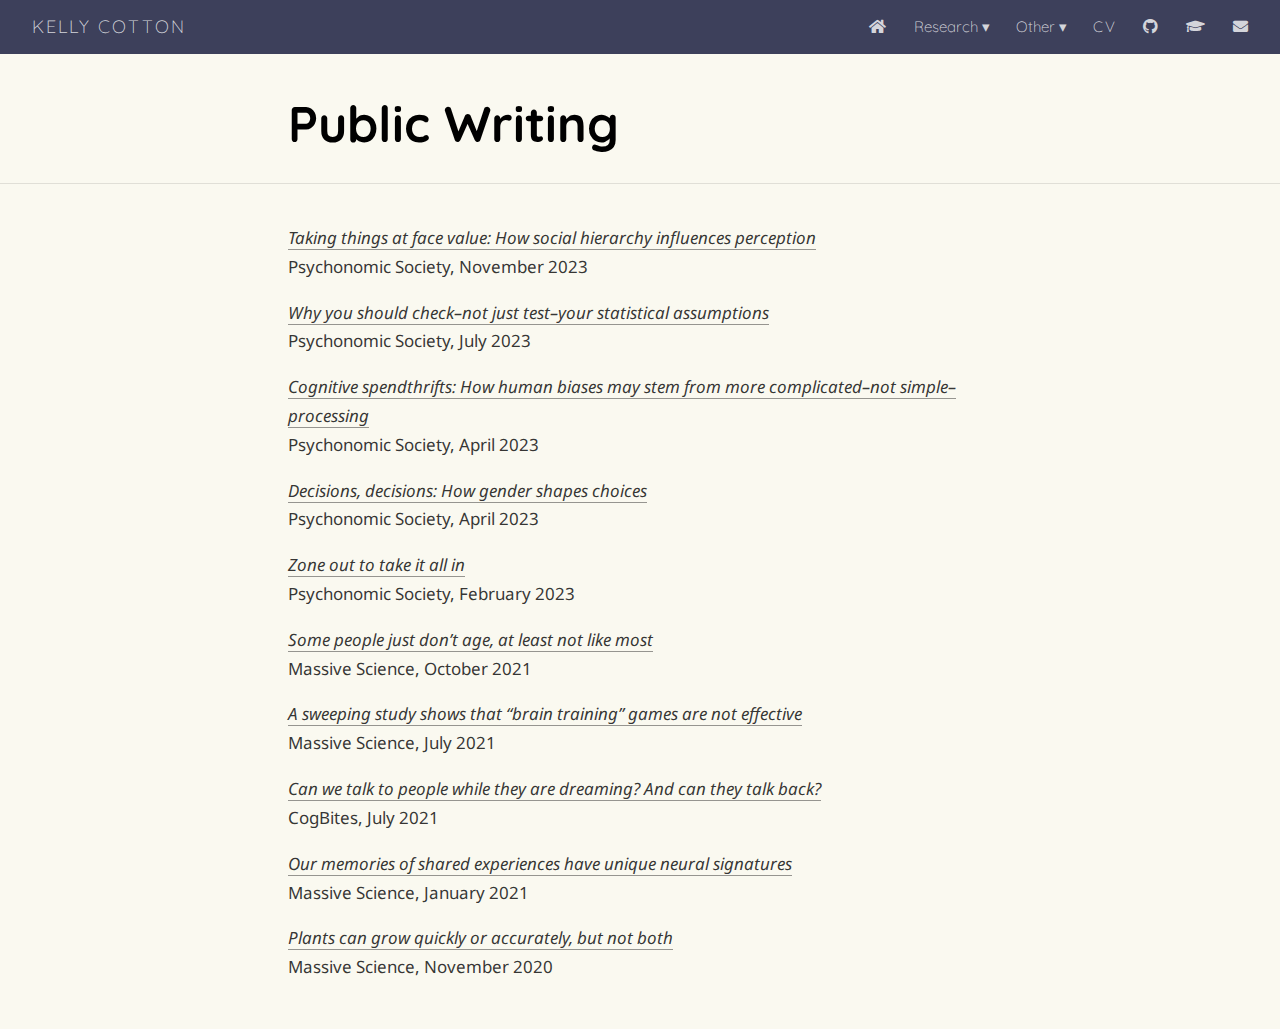
<file: docs/writing.html>
<!DOCTYPE html>

<html xmlns="http://www.w3.org/1999/xhtml" lang="" xml:lang="">

<head>
  <meta charset="utf-8"/>
  <meta name="viewport" content="width=device-width, initial-scale=1"/>
  <meta http-equiv="X-UA-Compatible" content="IE=Edge,chrome=1"/>
  <meta name="generator" content="distill" />

  <style type="text/css">
  /* Hide doc at startup (prevent jankiness while JS renders/transforms) */
  body {
    visibility: hidden;
  }
  </style>

 <!--radix_placeholder_import_source-->
 <!--/radix_placeholder_import_source-->

<style type="text/css">code{white-space: pre;}</style>
<style type="text/css" data-origin="pandoc">
pre > code.sourceCode { white-space: pre; position: relative; }
pre > code.sourceCode > span { display: inline-block; line-height: 1.25; }
pre > code.sourceCode > span:empty { height: 1.2em; }
.sourceCode { overflow: visible; }
code.sourceCode > span { color: inherit; text-decoration: inherit; }
div.sourceCode { margin: 1em 0; }
pre.sourceCode { margin: 0; }
@media screen {
div.sourceCode { overflow: auto; }
}
@media print {
pre > code.sourceCode { white-space: pre-wrap; }
pre > code.sourceCode > span { text-indent: -5em; padding-left: 5em; }
}
pre.numberSource code
  { counter-reset: source-line 0; }
pre.numberSource code > span
  { position: relative; left: -4em; counter-increment: source-line; }
pre.numberSource code > span > a:first-child::before
  { content: counter(source-line);
    position: relative; left: -1em; text-align: right; vertical-align: baseline;
    border: none; display: inline-block;
    -webkit-touch-callout: none; -webkit-user-select: none;
    -khtml-user-select: none; -moz-user-select: none;
    -ms-user-select: none; user-select: none;
    padding: 0 4px; width: 4em;
    color: #aaaaaa;
  }
pre.numberSource { margin-left: 3em; border-left: 1px solid #aaaaaa;  padding-left: 4px; }
div.sourceCode
  {   }
@media screen {
pre > code.sourceCode > span > a:first-child::before { text-decoration: underline; }
}
code span.al { color: #ad0000; } /* Alert */
code span.an { color: #5e5e5e; } /* Annotation */
code span.at { } /* Attribute */
code span.bn { color: #ad0000; } /* BaseN */
code span.bu { } /* BuiltIn */
code span.cf { color: #007ba5; } /* ControlFlow */
code span.ch { color: #20794d; } /* Char */
code span.cn { color: #8f5902; } /* Constant */
code span.co { color: #5e5e5e; } /* Comment */
code span.cv { color: #5e5e5e; font-style: italic; } /* CommentVar */
code span.do { color: #5e5e5e; font-style: italic; } /* Documentation */
code span.dt { color: #ad0000; } /* DataType */
code span.dv { color: #ad0000; } /* DecVal */
code span.er { color: #ad0000; } /* Error */
code span.ex { } /* Extension */
code span.fl { color: #ad0000; } /* Float */
code span.fu { color: #4758ab; } /* Function */
code span.im { } /* Import */
code span.in { color: #5e5e5e; } /* Information */
code span.kw { color: #007ba5; } /* Keyword */
code span.op { color: #5e5e5e; } /* Operator */
code span.ot { color: #007ba5; } /* Other */
code span.pp { color: #ad0000; } /* Preprocessor */
code span.sc { color: #5e5e5e; } /* SpecialChar */
code span.ss { color: #20794d; } /* SpecialString */
code span.st { color: #20794d; } /* String */
code span.va { color: #111111; } /* Variable */
code span.vs { color: #20794d; } /* VerbatimString */
code span.wa { color: #5e5e5e; font-style: italic; } /* Warning */
</style>


  <!--radix_placeholder_meta_tags-->
  <title>Kelly Cotton: Public Writing</title>




  <!--  https://developers.facebook.com/docs/sharing/webmasters#markup -->
  <meta property="og:title" content="Kelly Cotton: Public Writing"/>
  <meta property="og:type" content="article"/>
  <meta property="og:locale" content="en_US"/>
  <meta property="og:site_name" content="Kelly Cotton"/>

  <!--  https://dev.twitter.com/cards/types/summary -->
  <meta property="twitter:card" content="summary"/>
  <meta property="twitter:title" content="Kelly Cotton: Public Writing"/>

  <!--/radix_placeholder_meta_tags-->
  <!--radix_placeholder_rmarkdown_metadata-->

  <script type="text/json" id="radix-rmarkdown-metadata">
  {"type":"list","attributes":{"names":{"type":"character","attributes":{},"value":["title","description","output"]}},"value":[{"type":"character","attributes":{},"value":["Public Writing"]},{"type":"NULL"},{"type":"character","attributes":{},"value":["distill::distill_article"]}]}
  </script>
  <!--/radix_placeholder_rmarkdown_metadata-->
  <!--radix_placeholder_navigation_in_header-->
  <meta name="distill:offset" content=""/>

  <script type="application/javascript">

    window.headroom_prevent_pin = false;

    window.document.addEventListener("DOMContentLoaded", function (event) {

      // initialize headroom for banner
      var header = $('header').get(0);
      var headerHeight = header.offsetHeight;
      var headroom = new Headroom(header, {
        tolerance: 5,
        onPin : function() {
          if (window.headroom_prevent_pin) {
            window.headroom_prevent_pin = false;
            headroom.unpin();
          }
        }
      });
      headroom.init();
      if(window.location.hash)
        headroom.unpin();
      $(header).addClass('headroom--transition');

      // offset scroll location for banner on hash change
      // (see: https://github.com/WickyNilliams/headroom.js/issues/38)
      window.addEventListener("hashchange", function(event) {
        window.scrollTo(0, window.pageYOffset - (headerHeight + 25));
      });

      // responsive menu
      $('.distill-site-header').each(function(i, val) {
        var topnav = $(this);
        var toggle = topnav.find('.nav-toggle');
        toggle.on('click', function() {
          topnav.toggleClass('responsive');
        });
      });

      // nav dropdowns
      $('.nav-dropbtn').click(function(e) {
        $(this).next('.nav-dropdown-content').toggleClass('nav-dropdown-active');
        $(this).parent().siblings('.nav-dropdown')
           .children('.nav-dropdown-content').removeClass('nav-dropdown-active');
      });
      $("body").click(function(e){
        $('.nav-dropdown-content').removeClass('nav-dropdown-active');
      });
      $(".nav-dropdown").click(function(e){
        e.stopPropagation();
      });
    });
  </script>

  <style type="text/css">

  /* Theme (user-documented overrideables for nav appearance) */

  .distill-site-nav {
    color: rgba(255, 255, 255, 0.8);
    background-color: #0F2E3D;
    font-size: 15px;
    font-weight: 300;
  }

  .distill-site-nav a {
    color: inherit;
    text-decoration: none;
  }

  .distill-site-nav a:hover {
    color: white;
  }

  @media print {
    .distill-site-nav {
      display: none;
    }
  }

  .distill-site-header {

  }

  .distill-site-footer {

  }


  /* Site Header */

  .distill-site-header {
    width: 100%;
    box-sizing: border-box;
    z-index: 3;
  }

  .distill-site-header .nav-left {
    display: inline-block;
    margin-left: 8px;
  }

  @media screen and (max-width: 768px) {
    .distill-site-header .nav-left {
      margin-left: 0;
    }
  }


  .distill-site-header .nav-right {
    float: right;
    margin-right: 8px;
  }

  .distill-site-header a,
  .distill-site-header .title {
    display: inline-block;
    text-align: center;
    padding: 14px 10px 14px 10px;
  }

  .distill-site-header .title {
    font-size: 18px;
    min-width: 150px;
  }

  .distill-site-header .logo {
    padding: 0;
  }

  .distill-site-header .logo img {
    display: none;
    max-height: 20px;
    width: auto;
    margin-bottom: -4px;
  }

  .distill-site-header .nav-image img {
    max-height: 18px;
    width: auto;
    display: inline-block;
    margin-bottom: -3px;
  }



  @media screen and (min-width: 1000px) {
    .distill-site-header .logo img {
      display: inline-block;
    }
    .distill-site-header .nav-left {
      margin-left: 20px;
    }
    .distill-site-header .nav-right {
      margin-right: 20px;
    }
    .distill-site-header .title {
      padding-left: 12px;
    }
  }


  .distill-site-header .nav-toggle {
    display: none;
  }

  .nav-dropdown {
    display: inline-block;
    position: relative;
  }

  .nav-dropdown .nav-dropbtn {
    border: none;
    outline: none;
    color: rgba(255, 255, 255, 0.8);
    padding: 16px 10px;
    background-color: transparent;
    font-family: inherit;
    font-size: inherit;
    font-weight: inherit;
    margin: 0;
    margin-top: 1px;
    z-index: 2;
  }

  .nav-dropdown-content {
    display: none;
    position: absolute;
    background-color: white;
    min-width: 200px;
    border: 1px solid rgba(0,0,0,0.15);
    border-radius: 4px;
    box-shadow: 0px 8px 16px 0px rgba(0,0,0,0.1);
    z-index: 1;
    margin-top: 2px;
    white-space: nowrap;
    padding-top: 4px;
    padding-bottom: 4px;
  }

  .nav-dropdown-content hr {
    margin-top: 4px;
    margin-bottom: 4px;
    border: none;
    border-bottom: 1px solid rgba(0, 0, 0, 0.1);
  }

  .nav-dropdown-active {
    display: block;
  }

  .nav-dropdown-content a, .nav-dropdown-content .nav-dropdown-header {
    color: black;
    padding: 6px 24px;
    text-decoration: none;
    display: block;
    text-align: left;
  }

  .nav-dropdown-content .nav-dropdown-header {
    display: block;
    padding: 5px 24px;
    padding-bottom: 0;
    text-transform: uppercase;
    font-size: 14px;
    color: #999999;
    white-space: nowrap;
  }

  .nav-dropdown:hover .nav-dropbtn {
    color: white;
  }

  .nav-dropdown-content a:hover {
    background-color: #ddd;
    color: black;
  }

  .nav-right .nav-dropdown-content {
    margin-left: -45%;
    right: 0;
  }

  @media screen and (max-width: 768px) {
    .distill-site-header a, .distill-site-header .nav-dropdown  {display: none;}
    .distill-site-header a.nav-toggle {
      float: right;
      display: block;
    }
    .distill-site-header .title {
      margin-left: 0;
    }
    .distill-site-header .nav-right {
      margin-right: 0;
    }
    .distill-site-header {
      overflow: hidden;
    }
    .nav-right .nav-dropdown-content {
      margin-left: 0;
    }
  }


  @media screen and (max-width: 768px) {
    .distill-site-header.responsive {position: relative; min-height: 500px; }
    .distill-site-header.responsive a.nav-toggle {
      position: absolute;
      right: 0;
      top: 0;
    }
    .distill-site-header.responsive a,
    .distill-site-header.responsive .nav-dropdown {
      display: block;
      text-align: left;
    }
    .distill-site-header.responsive .nav-left,
    .distill-site-header.responsive .nav-right {
      width: 100%;
    }
    .distill-site-header.responsive .nav-dropdown {float: none;}
    .distill-site-header.responsive .nav-dropdown-content {position: relative;}
    .distill-site-header.responsive .nav-dropdown .nav-dropbtn {
      display: block;
      width: 100%;
      text-align: left;
    }
  }

  /* Site Footer */

  .distill-site-footer {
    width: 100%;
    overflow: hidden;
    box-sizing: border-box;
    z-index: 3;
    margin-top: 30px;
    padding-top: 30px;
    padding-bottom: 30px;
    text-align: center;
  }

  /* Headroom */

  d-title {
    padding-top: 6rem;
  }

  @media print {
    d-title {
      padding-top: 4rem;
    }
  }

  .headroom {
    z-index: 1000;
    position: fixed;
    top: 0;
    left: 0;
    right: 0;
  }

  .headroom--transition {
    transition: all .4s ease-in-out;
  }

  .headroom--unpinned {
    top: -100px;
  }

  .headroom--pinned {
    top: 0;
  }

  /* adjust viewport for navbar height */
  /* helps vertically center bootstrap (non-distill) content */
  .min-vh-100 {
    min-height: calc(100vh - 100px) !important;
  }

  </style>

  <script src="site_libs/jquery-3.6.0/jquery-3.6.0.min.js"></script>
  <link href="site_libs/font-awesome-5.1.0/css/all.css" rel="stylesheet"/>
  <link href="site_libs/font-awesome-5.1.0/css/v4-shims.css" rel="stylesheet"/>
  <script src="site_libs/headroom-0.9.4/headroom.min.js"></script>
  <!--/radix_placeholder_navigation_in_header-->
  <!--radix_placeholder_distill-->

  <style type="text/css">

  body {
    background-color: white;
  }

  .pandoc-table {
    width: 100%;
  }

  .pandoc-table>caption {
    margin-bottom: 10px;
  }

  .pandoc-table th:not([align]) {
    text-align: left;
  }

  .pagedtable-footer {
    font-size: 15px;
  }

  d-byline .byline {
    grid-template-columns: 2fr 2fr;
  }

  d-byline .byline h3 {
    margin-block-start: 1.5em;
  }

  d-byline .byline .authors-affiliations h3 {
    margin-block-start: 0.5em;
  }

  .authors-affiliations .orcid-id {
    width: 16px;
    height:16px;
    margin-left: 4px;
    margin-right: 4px;
    vertical-align: middle;
    padding-bottom: 2px;
  }

  d-title .dt-tags {
    margin-top: 1em;
    grid-column: text;
  }

  .dt-tags .dt-tag {
    text-decoration: none;
    display: inline-block;
    color: rgba(0,0,0,0.6);
    padding: 0em 0.4em;
    margin-right: 0.5em;
    margin-bottom: 0.4em;
    font-size: 70%;
    border: 1px solid rgba(0,0,0,0.2);
    border-radius: 3px;
    text-transform: uppercase;
    font-weight: 500;
  }

  d-article table.gt_table td,
  d-article table.gt_table th {
    border-bottom: none;
  }

  .html-widget {
    margin-bottom: 2.0em;
  }

  .l-screen-inset {
    padding-right: 16px;
  }

  .l-screen .caption {
    margin-left: 10px;
  }

  .shaded {
    background: rgb(247, 247, 247);
    padding-top: 20px;
    padding-bottom: 20px;
    border-top: 1px solid rgba(0, 0, 0, 0.1);
    border-bottom: 1px solid rgba(0, 0, 0, 0.1);
  }

  .shaded .html-widget {
    margin-bottom: 0;
    border: 1px solid rgba(0, 0, 0, 0.1);
  }

  .shaded .shaded-content {
    background: white;
  }

  .text-output {
    margin-top: 0;
    line-height: 1.5em;
  }

  .hidden {
    display: none !important;
  }

  d-article {
    padding-top: 2.5rem;
    padding-bottom: 30px;
  }

  d-appendix {
    padding-top: 30px;
  }

  d-article>p>img {
    width: 100%;
  }

  d-article h2 {
    margin: 1rem 0 1.5rem 0;
  }

  d-article h3 {
    margin-top: 1.5rem;
  }

  d-article iframe {
    border: 1px solid rgba(0, 0, 0, 0.1);
    margin-bottom: 2.0em;
    width: 100%;
  }

  /* Tweak code blocks */

  d-article div.sourceCode code,
  d-article pre code {
    font-family: Consolas, Monaco, 'Andale Mono', 'Ubuntu Mono', monospace;
  }

  d-article pre,
  d-article div.sourceCode,
  d-article div.sourceCode pre {
    overflow: auto;
  }

  d-article div.sourceCode {
    background-color: white;
  }

  d-article div.sourceCode pre {
    padding-left: 10px;
    font-size: 12px;
    border-left: 2px solid rgba(0,0,0,0.1);
  }

  d-article pre {
    font-size: 12px;
    color: black;
    background: none;
    margin-top: 0;
    text-align: left;
    white-space: pre;
    word-spacing: normal;
    word-break: normal;
    word-wrap: normal;
    line-height: 1.5;

    -moz-tab-size: 4;
    -o-tab-size: 4;
    tab-size: 4;

    -webkit-hyphens: none;
    -moz-hyphens: none;
    -ms-hyphens: none;
    hyphens: none;
  }

  d-article pre a {
    border-bottom: none;
  }

  d-article pre a:hover {
    border-bottom: none;
    text-decoration: underline;
  }

  d-article details {
    grid-column: text;
    margin-bottom: 0.8em;
  }

  @media(min-width: 768px) {

  d-article pre,
  d-article div.sourceCode,
  d-article div.sourceCode pre {
    overflow: visible !important;
  }

  d-article div.sourceCode pre {
    padding-left: 18px;
    font-size: 14px;
  }

  d-article pre {
    font-size: 14px;
  }

  }

  figure img.external {
    background: white;
    border: 1px solid rgba(0, 0, 0, 0.1);
    box-shadow: 0 1px 8px rgba(0, 0, 0, 0.1);
    padding: 18px;
    box-sizing: border-box;
  }

  /* CSS for d-contents */

  .d-contents {
    grid-column: text;
    color: rgba(0,0,0,0.8);
    font-size: 0.9em;
    padding-bottom: 1em;
    margin-bottom: 1em;
    padding-bottom: 0.5em;
    margin-bottom: 1em;
    padding-left: 0.25em;
    justify-self: start;
  }

  @media(min-width: 1000px) {
    .d-contents.d-contents-float {
      height: 0;
      grid-column-start: 1;
      grid-column-end: 4;
      justify-self: center;
      padding-right: 3em;
      padding-left: 2em;
    }
  }

  .d-contents nav h3 {
    font-size: 18px;
    margin-top: 0;
    margin-bottom: 1em;
  }

  .d-contents li {
    list-style-type: none
  }

  .d-contents nav > ul {
    padding-left: 0;
  }

  .d-contents ul {
    padding-left: 1em
  }

  .d-contents nav ul li {
    margin-top: 0.6em;
    margin-bottom: 0.2em;
  }

  .d-contents nav a {
    font-size: 13px;
    border-bottom: none;
    text-decoration: none
    color: rgba(0, 0, 0, 0.8);
  }

  .d-contents nav a:hover {
    text-decoration: underline solid rgba(0, 0, 0, 0.6)
  }

  .d-contents nav > ul > li > a {
    font-weight: 600;
  }

  .d-contents nav > ul > li > ul {
    font-weight: inherit;
  }

  .d-contents nav > ul > li > ul > li {
    margin-top: 0.2em;
  }


  .d-contents nav ul {
    margin-top: 0;
    margin-bottom: 0.25em;
  }

  .d-article-with-toc h2:nth-child(2) {
    margin-top: 0;
  }


  /* Figure */

  .figure {
    position: relative;
    margin-bottom: 2.5em;
    margin-top: 1.5em;
  }

  .figure img {
    width: 100%;
  }

  .figure .caption {
    color: rgba(0, 0, 0, 0.6);
    font-size: 12px;
    line-height: 1.5em;
  }

  .figure img.external {
    background: white;
    border: 1px solid rgba(0, 0, 0, 0.1);
    box-shadow: 0 1px 8px rgba(0, 0, 0, 0.1);
    padding: 18px;
    box-sizing: border-box;
  }

  .figure .caption a {
    color: rgba(0, 0, 0, 0.6);
  }

  .figure .caption b,
  .figure .caption strong, {
    font-weight: 600;
    color: rgba(0, 0, 0, 1.0);
  }

  /* Citations */

  d-article .citation {
    color: inherit;
    cursor: inherit;
  }

  div.hanging-indent{
    margin-left: 1em; text-indent: -1em;
  }

  /* Citation hover box */

  .tippy-box[data-theme~=light-border] {
    background-color: rgba(250, 250, 250, 0.95);
  }

  .tippy-content > p {
    margin-bottom: 0;
    padding: 2px;
  }


  /* Tweak 1000px media break to show more text */

  @media(min-width: 1000px) {
    .base-grid,
    distill-header,
    d-title,
    d-abstract,
    d-article,
    d-appendix,
    distill-appendix,
    d-byline,
    d-footnote-list,
    d-citation-list,
    distill-footer {
      grid-template-columns: [screen-start] 1fr [page-start kicker-start] 80px [middle-start] 50px [text-start kicker-end] 65px 65px 65px 65px 65px 65px 65px 65px [text-end gutter-start] 65px [middle-end] 65px [page-end gutter-end] 1fr [screen-end];
      grid-column-gap: 16px;
    }

    .grid {
      grid-column-gap: 16px;
    }

    d-article {
      font-size: 1.06rem;
      line-height: 1.7em;
    }
    figure .caption, .figure .caption, figure figcaption {
      font-size: 13px;
    }
  }

  @media(min-width: 1180px) {
    .base-grid,
    distill-header,
    d-title,
    d-abstract,
    d-article,
    d-appendix,
    distill-appendix,
    d-byline,
    d-footnote-list,
    d-citation-list,
    distill-footer {
      grid-template-columns: [screen-start] 1fr [page-start kicker-start] 60px [middle-start] 60px [text-start kicker-end] 60px 60px 60px 60px 60px 60px 60px 60px [text-end gutter-start] 60px [middle-end] 60px [page-end gutter-end] 1fr [screen-end];
      grid-column-gap: 32px;
    }

    .grid {
      grid-column-gap: 32px;
    }
  }


  /* Get the citation styles for the appendix (not auto-injected on render since
     we do our own rendering of the citation appendix) */

  d-appendix .citation-appendix,
  .d-appendix .citation-appendix {
    font-size: 11px;
    line-height: 15px;
    border-left: 1px solid rgba(0, 0, 0, 0.1);
    padding-left: 18px;
    border: 1px solid rgba(0,0,0,0.1);
    background: rgba(0, 0, 0, 0.02);
    padding: 10px 18px;
    border-radius: 3px;
    color: rgba(150, 150, 150, 1);
    overflow: hidden;
    margin-top: -12px;
    white-space: pre-wrap;
    word-wrap: break-word;
  }

  /* Include appendix styles here so they can be overridden */

  d-appendix {
    contain: layout style;
    font-size: 0.8em;
    line-height: 1.7em;
    margin-top: 60px;
    margin-bottom: 0;
    border-top: 1px solid rgba(0, 0, 0, 0.1);
    color: rgba(0,0,0,0.5);
    padding-top: 60px;
    padding-bottom: 48px;
  }

  d-appendix h3 {
    grid-column: page-start / text-start;
    font-size: 15px;
    font-weight: 500;
    margin-top: 1em;
    margin-bottom: 0;
    color: rgba(0,0,0,0.65);
  }

  d-appendix h3 + * {
    margin-top: 1em;
  }

  d-appendix ol {
    padding: 0 0 0 15px;
  }

  @media (min-width: 768px) {
    d-appendix ol {
      padding: 0 0 0 30px;
      margin-left: -30px;
    }
  }

  d-appendix li {
    margin-bottom: 1em;
  }

  d-appendix a {
    color: rgba(0, 0, 0, 0.6);
  }

  d-appendix > * {
    grid-column: text;
  }

  d-appendix > d-footnote-list,
  d-appendix > d-citation-list,
  d-appendix > distill-appendix {
    grid-column: screen;
  }

  /* Include footnote styles here so they can be overridden */

  d-footnote-list {
    contain: layout style;
  }

  d-footnote-list > * {
    grid-column: text;
  }

  d-footnote-list a.footnote-backlink {
    color: rgba(0,0,0,0.3);
    padding-left: 0.5em;
  }



  /* Anchor.js */

  .anchorjs-link {
    /*transition: all .25s linear; */
    text-decoration: none;
    border-bottom: none;
  }
  *:hover > .anchorjs-link {
    margin-left: -1.125em !important;
    text-decoration: none;
    border-bottom: none;
  }

  /* Social footer */

  .social_footer {
    margin-top: 30px;
    margin-bottom: 0;
    color: rgba(0,0,0,0.67);
  }

  .disqus-comments {
    margin-right: 30px;
  }

  .disqus-comment-count {
    border-bottom: 1px solid rgba(0, 0, 0, 0.4);
    cursor: pointer;
  }

  #disqus_thread {
    margin-top: 30px;
  }

  .article-sharing a {
    border-bottom: none;
    margin-right: 8px;
  }

  .article-sharing a:hover {
    border-bottom: none;
  }

  .sidebar-section.subscribe {
    font-size: 12px;
    line-height: 1.6em;
  }

  .subscribe p {
    margin-bottom: 0.5em;
  }


  .article-footer .subscribe {
    font-size: 15px;
    margin-top: 45px;
  }


  .sidebar-section.custom {
    font-size: 12px;
    line-height: 1.6em;
  }

  .custom p {
    margin-bottom: 0.5em;
  }

  /* Styles for listing layout (hide title) */
  .layout-listing d-title, .layout-listing .d-title {
    display: none;
  }

  /* Styles for posts lists (not auto-injected) */


  .posts-with-sidebar {
    padding-left: 45px;
    padding-right: 45px;
  }

  .posts-list .description h2,
  .posts-list .description p {
    font-family: -apple-system, BlinkMacSystemFont, "Segoe UI", Roboto, Oxygen, Ubuntu, Cantarell, "Fira Sans", "Droid Sans", "Helvetica Neue", Arial, sans-serif;
  }

  .posts-list .description h2 {
    font-weight: 700;
    border-bottom: none;
    padding-bottom: 0;
  }

  .posts-list h2.post-tag {
    border-bottom: 1px solid rgba(0, 0, 0, 0.2);
    padding-bottom: 12px;
  }
  .posts-list {
    margin-top: 60px;
    margin-bottom: 24px;
  }

  .posts-list .post-preview {
    text-decoration: none;
    overflow: hidden;
    display: block;
    border-bottom: 1px solid rgba(0, 0, 0, 0.1);
    padding: 24px 0;
  }

  .post-preview-last {
    border-bottom: none !important;
  }

  .posts-list .posts-list-caption {
    grid-column: screen;
    font-weight: 400;
  }

  .posts-list .post-preview h2 {
    margin: 0 0 6px 0;
    line-height: 1.2em;
    font-style: normal;
    font-size: 24px;
  }

  .posts-list .post-preview p {
    margin: 0 0 12px 0;
    line-height: 1.4em;
    font-size: 16px;
  }

  .posts-list .post-preview .thumbnail {
    box-sizing: border-box;
    margin-bottom: 24px;
    position: relative;
    max-width: 500px;
  }
  .posts-list .post-preview img {
    width: 100%;
    display: block;
  }

  .posts-list .metadata {
    font-size: 12px;
    line-height: 1.4em;
    margin-bottom: 18px;
  }

  .posts-list .metadata > * {
    display: inline-block;
  }

  .posts-list .metadata .publishedDate {
    margin-right: 2em;
  }

  .posts-list .metadata .dt-authors {
    display: block;
    margin-top: 0.3em;
    margin-right: 2em;
  }

  .posts-list .dt-tags {
    display: block;
    line-height: 1em;
  }

  .posts-list .dt-tags .dt-tag {
    display: inline-block;
    color: rgba(0,0,0,0.6);
    padding: 0.3em 0.4em;
    margin-right: 0.2em;
    margin-bottom: 0.4em;
    font-size: 60%;
    border: 1px solid rgba(0,0,0,0.2);
    border-radius: 3px;
    text-transform: uppercase;
    font-weight: 500;
  }

  .posts-list img {
    opacity: 1;
  }

  .posts-list img[data-src] {
    opacity: 0;
  }

  .posts-more {
    clear: both;
  }


  .posts-sidebar {
    font-size: 16px;
  }

  .posts-sidebar h3 {
    font-size: 16px;
    margin-top: 0;
    margin-bottom: 0.5em;
    font-weight: 400;
    text-transform: uppercase;
  }

  .sidebar-section {
    margin-bottom: 30px;
  }

  .categories ul {
    list-style-type: none;
    margin: 0;
    padding: 0;
  }

  .categories li {
    color: rgba(0, 0, 0, 0.8);
    margin-bottom: 0;
  }

  .categories li>a {
    border-bottom: none;
  }

  .categories li>a:hover {
    border-bottom: 1px solid rgba(0, 0, 0, 0.4);
  }

  .categories .active {
    font-weight: 600;
  }

  .categories .category-count {
    color: rgba(0, 0, 0, 0.4);
  }


  @media(min-width: 768px) {
    .posts-list .post-preview h2 {
      font-size: 26px;
    }
    .posts-list .post-preview .thumbnail {
      float: right;
      width: 30%;
      margin-bottom: 0;
    }
    .posts-list .post-preview .description {
      float: left;
      width: 45%;
    }
    .posts-list .post-preview .metadata {
      float: left;
      width: 20%;
      margin-top: 8px;
    }
    .posts-list .post-preview p {
      margin: 0 0 12px 0;
      line-height: 1.5em;
      font-size: 16px;
    }
    .posts-with-sidebar .posts-list {
      float: left;
      width: 75%;
    }
    .posts-with-sidebar .posts-sidebar {
      float: right;
      width: 20%;
      margin-top: 60px;
      padding-top: 24px;
      padding-bottom: 24px;
    }
  }


  /* Improve display for browsers without grid (IE/Edge <= 15) */

  .downlevel {
    line-height: 1.6em;
    font-family: -apple-system, BlinkMacSystemFont, "Segoe UI", Roboto, Oxygen, Ubuntu, Cantarell, "Fira Sans", "Droid Sans", "Helvetica Neue", Arial, sans-serif;
    margin: 0;
  }

  .downlevel .d-title {
    padding-top: 6rem;
    padding-bottom: 1.5rem;
  }

  .downlevel .d-title h1 {
    font-size: 50px;
    font-weight: 700;
    line-height: 1.1em;
    margin: 0 0 0.5rem;
  }

  .downlevel .d-title p {
    font-weight: 300;
    font-size: 1.2rem;
    line-height: 1.55em;
    margin-top: 0;
  }

  .downlevel .d-byline {
    padding-top: 0.8em;
    padding-bottom: 0.8em;
    font-size: 0.8rem;
    line-height: 1.8em;
  }

  .downlevel .section-separator {
    border: none;
    border-top: 1px solid rgba(0, 0, 0, 0.1);
  }

  .downlevel .d-article {
    font-size: 1.06rem;
    line-height: 1.7em;
    padding-top: 1rem;
    padding-bottom: 2rem;
  }


  .downlevel .d-appendix {
    padding-left: 0;
    padding-right: 0;
    max-width: none;
    font-size: 0.8em;
    line-height: 1.7em;
    margin-bottom: 0;
    color: rgba(0,0,0,0.5);
    padding-top: 40px;
    padding-bottom: 48px;
  }

  .downlevel .footnotes ol {
    padding-left: 13px;
  }

  .downlevel .base-grid,
  .downlevel .distill-header,
  .downlevel .d-title,
  .downlevel .d-abstract,
  .downlevel .d-article,
  .downlevel .d-appendix,
  .downlevel .distill-appendix,
  .downlevel .d-byline,
  .downlevel .d-footnote-list,
  .downlevel .d-citation-list,
  .downlevel .distill-footer,
  .downlevel .appendix-bottom,
  .downlevel .posts-container {
    padding-left: 40px;
    padding-right: 40px;
  }

  @media(min-width: 768px) {
    .downlevel .base-grid,
    .downlevel .distill-header,
    .downlevel .d-title,
    .downlevel .d-abstract,
    .downlevel .d-article,
    .downlevel .d-appendix,
    .downlevel .distill-appendix,
    .downlevel .d-byline,
    .downlevel .d-footnote-list,
    .downlevel .d-citation-list,
    .downlevel .distill-footer,
    .downlevel .appendix-bottom,
    .downlevel .posts-container {
    padding-left: 150px;
    padding-right: 150px;
    max-width: 900px;
  }
  }

  .downlevel pre code {
    display: block;
    border-left: 2px solid rgba(0, 0, 0, .1);
    padding: 0 0 0 20px;
    font-size: 14px;
  }

  .downlevel code, .downlevel pre {
    color: black;
    background: none;
    font-family: Consolas, Monaco, 'Andale Mono', 'Ubuntu Mono', monospace;
    text-align: left;
    white-space: pre;
    word-spacing: normal;
    word-break: normal;
    word-wrap: normal;
    line-height: 1.5;

    -moz-tab-size: 4;
    -o-tab-size: 4;
    tab-size: 4;

    -webkit-hyphens: none;
    -moz-hyphens: none;
    -ms-hyphens: none;
    hyphens: none;
  }

  .downlevel .posts-list .post-preview {
    color: inherit;
  }



  </style>

  <script type="application/javascript">

  function is_downlevel_browser() {
    if (bowser.isUnsupportedBrowser({ msie: "12", msedge: "16"},
                                   window.navigator.userAgent)) {
      return true;
    } else {
      return window.load_distill_framework === undefined;
    }
  }

  // show body when load is complete
  function on_load_complete() {

    // add anchors
    if (window.anchors) {
      window.anchors.options.placement = 'left';
      window.anchors.add('d-article > h2, d-article > h3, d-article > h4, d-article > h5');
    }


    // set body to visible
    document.body.style.visibility = 'visible';

    // force redraw for leaflet widgets
    if (window.HTMLWidgets) {
      var maps = window.HTMLWidgets.findAll(".leaflet");
      $.each(maps, function(i, el) {
        var map = this.getMap();
        map.invalidateSize();
        map.eachLayer(function(layer) {
          if (layer instanceof L.TileLayer)
            layer.redraw();
        });
      });
    }

    // trigger 'shown' so htmlwidgets resize
    $('d-article').trigger('shown');
  }

  function init_distill() {

    init_common();

    // create front matter
    var front_matter = $('<d-front-matter></d-front-matter>');
    $('#distill-front-matter').wrap(front_matter);

    // create d-title
    $('.d-title').changeElementType('d-title');

    // create d-byline
    var byline = $('<d-byline></d-byline>');
    $('.d-byline').replaceWith(byline);

    // create d-article
    var article = $('<d-article></d-article>');
    $('.d-article').wrap(article).children().unwrap();

    // move posts container into article
    $('.posts-container').appendTo($('d-article'));

    // create d-appendix
    $('.d-appendix').changeElementType('d-appendix');

    // flag indicating that we have appendix items
    var appendix = $('.appendix-bottom').children('h3').length > 0;

    // replace footnotes with <d-footnote>
    $('.footnote-ref').each(function(i, val) {
      appendix = true;
      var href = $(this).attr('href');
      var id = href.replace('#', '');
      var fn = $('#' + id);
      var fn_p = $('#' + id + '>p');
      fn_p.find('.footnote-back').remove();
      var text = fn_p.html();
      var dtfn = $('<d-footnote></d-footnote>');
      dtfn.html(text);
      $(this).replaceWith(dtfn);
    });
    // remove footnotes
    $('.footnotes').remove();

    // move refs into #references-listing
    $('#references-listing').replaceWith($('#refs'));

    $('h1.appendix, h2.appendix').each(function(i, val) {
      $(this).changeElementType('h3');
    });
    $('h3.appendix').each(function(i, val) {
      var id = $(this).attr('id');
      $('.d-contents a[href="#' + id + '"]').parent().remove();
      appendix = true;
      $(this).nextUntil($('h1, h2, h3')).addBack().appendTo($('d-appendix'));
    });

    // show d-appendix if we have appendix content
    $("d-appendix").css('display', appendix ? 'grid' : 'none');

    // localize layout chunks to just output
    $('.layout-chunk').each(function(i, val) {

      // capture layout
      var layout = $(this).attr('data-layout');

      // apply layout to markdown level block elements
      var elements = $(this).children().not('details, div.sourceCode, pre, script');
      elements.each(function(i, el) {
        var layout_div = $('<div class="' + layout + '"></div>');
        if (layout_div.hasClass('shaded')) {
          var shaded_content = $('<div class="shaded-content"></div>');
          $(this).wrap(shaded_content);
          $(this).parent().wrap(layout_div);
        } else {
          $(this).wrap(layout_div);
        }
      });


      // unwrap the layout-chunk div
      $(this).children().unwrap();
    });

    // remove code block used to force  highlighting css
    $('.distill-force-highlighting-css').parent().remove();

    // remove empty line numbers inserted by pandoc when using a
    // custom syntax highlighting theme
    $('code.sourceCode a:empty').remove();

    // load distill framework
    load_distill_framework();

    // wait for window.distillRunlevel == 4 to do post processing
    function distill_post_process() {

      if (!window.distillRunlevel || window.distillRunlevel < 4)
        return;

      // hide author/affiliations entirely if we have no authors
      var front_matter = JSON.parse($("#distill-front-matter").html());
      var have_authors = front_matter.authors && front_matter.authors.length > 0;
      if (!have_authors)
        $('d-byline').addClass('hidden');

      // article with toc class
      $('.d-contents').parent().addClass('d-article-with-toc');

      // strip links that point to #
      $('.authors-affiliations').find('a[href="#"]').removeAttr('href');

      // add orcid ids
      $('.authors-affiliations').find('.author').each(function(i, el) {
        var orcid_id = front_matter.authors[i].orcidID;
        if (orcid_id) {
          var a = $('<a></a>');
          a.attr('href', 'https://orcid.org/' + orcid_id);
          var img = $('<img></img>');
          img.addClass('orcid-id');
          img.attr('alt', 'ORCID ID');
          img.attr('src','[data-uri]');
          a.append(img);
          $(this).append(a);
        }
      });

      // hide elements of author/affiliations grid that have no value
      function hide_byline_column(caption) {
        $('d-byline').find('h3:contains("' + caption + '")').parent().css('visibility', 'hidden');
      }

      // affiliations
      var have_affiliations = false;
      for (var i = 0; i<front_matter.authors.length; ++i) {
        var author = front_matter.authors[i];
        if (author.affiliation !== "&nbsp;") {
          have_affiliations = true;
          break;
        }
      }
      if (!have_affiliations)
        $('d-byline').find('h3:contains("Affiliations")').css('visibility', 'hidden');

      // published date
      if (!front_matter.publishedDate)
        hide_byline_column("Published");

      // document object identifier
      var doi = $('d-byline').find('h3:contains("DOI")');
      var doi_p = doi.next().empty();
      if (!front_matter.doi) {
        // if we have a citation and valid citationText then link to that
        if ($('#citation').length > 0 && front_matter.citationText) {
          doi.html('Citation');
          $('<a href="#citation"></a>')
            .text(front_matter.citationText)
            .appendTo(doi_p);
        } else {
          hide_byline_column("DOI");
        }
      } else {
        $('<a></a>')
           .attr('href', "https://doi.org/" + front_matter.doi)
           .html(front_matter.doi)
           .appendTo(doi_p);
      }

       // change plural form of authors/affiliations
      if (front_matter.authors.length === 1) {
        var grid = $('.authors-affiliations');
        grid.children('h3:contains("Authors")').text('Author');
        grid.children('h3:contains("Affiliations")').text('Affiliation');
      }

      // remove d-appendix and d-footnote-list local styles
      $('d-appendix > style:first-child').remove();
      $('d-footnote-list > style:first-child').remove();

      // move appendix-bottom entries to the bottom
      $('.appendix-bottom').appendTo('d-appendix').children().unwrap();
      $('.appendix-bottom').remove();

      // hoverable references
      $('span.citation[data-cites]').each(function() {
        var refs = $(this).attr('data-cites').split(" ");
        var refHtml = refs.map(function(ref) {
          return "<p>" + $('#ref-' + ref).html() + "</p>";
        }).join("\n");
        window.tippy(this, {
          allowHTML: true,
          content: refHtml,
          maxWidth: 500,
          interactive: true,
          interactiveBorder: 10,
          theme: 'light-border',
          placement: 'bottom-start'
        });
      });

      // clear polling timer
      clearInterval(tid);

      // show body now that everything is ready
      on_load_complete();
    }

    var tid = setInterval(distill_post_process, 50);
    distill_post_process();

  }

  function init_downlevel() {

    init_common();

     // insert hr after d-title
    $('.d-title').after($('<hr class="section-separator"/>'));

    // check if we have authors
    var front_matter = JSON.parse($("#distill-front-matter").html());
    var have_authors = front_matter.authors && front_matter.authors.length > 0;

    // manage byline/border
    if (!have_authors)
      $('.d-byline').remove();
    $('.d-byline').after($('<hr class="section-separator"/>'));
    $('.d-byline a').remove();

    // remove toc
    $('.d-contents').remove();

    // move appendix elements
    $('h1.appendix, h2.appendix').each(function(i, val) {
      $(this).changeElementType('h3');
    });
    $('h3.appendix').each(function(i, val) {
      $(this).nextUntil($('h1, h2, h3')).addBack().appendTo($('.d-appendix'));
    });


    // inject headers into references and footnotes
    var refs_header = $('<h3></h3>');
    refs_header.text('References');
    $('#refs').prepend(refs_header);

    var footnotes_header = $('<h3></h3');
    footnotes_header.text('Footnotes');
    $('.footnotes').children('hr').first().replaceWith(footnotes_header);

    // move appendix-bottom entries to the bottom
    $('.appendix-bottom').appendTo('.d-appendix').children().unwrap();
    $('.appendix-bottom').remove();

    // remove appendix if it's empty
    if ($('.d-appendix').children().length === 0)
      $('.d-appendix').remove();

    // prepend separator above appendix
    $('.d-appendix').before($('<hr class="section-separator" style="clear: both"/>'));

    // trim code
    $('pre>code').each(function(i, val) {
      $(this).html($.trim($(this).html()));
    });

    // move posts-container right before article
    $('.posts-container').insertBefore($('.d-article'));

    $('body').addClass('downlevel');

    on_load_complete();
  }


  function init_common() {

    // jquery plugin to change element types
    (function($) {
      $.fn.changeElementType = function(newType) {
        var attrs = {};

        $.each(this[0].attributes, function(idx, attr) {
          attrs[attr.nodeName] = attr.nodeValue;
        });

        this.replaceWith(function() {
          return $("<" + newType + "/>", attrs).append($(this).contents());
        });
      };
    })(jQuery);

    // prevent underline for linked images
    $('a > img').parent().css({'border-bottom' : 'none'});

    // mark non-body figures created by knitr chunks as 100% width
    $('.layout-chunk').each(function(i, val) {
      var figures = $(this).find('img, .html-widget');
      if ($(this).attr('data-layout') !== "l-body") {
        figures.css('width', '100%');
      } else {
        figures.css('max-width', '100%');
        figures.filter("[width]").each(function(i, val) {
          var fig = $(this);
          fig.css('width', fig.attr('width') + 'px');
        });

      }
    });

    // auto-append index.html to post-preview links in file: protocol
    // and in rstudio ide preview
    $('.post-preview').each(function(i, val) {
      if (window.location.protocol === "file:")
        $(this).attr('href', $(this).attr('href') + "index.html");
    });

    // get rid of index.html references in header
    if (window.location.protocol !== "file:") {
      $('.distill-site-header a[href]').each(function(i,val) {
        $(this).attr('href', $(this).attr('href').replace("index.html", "./"));
      });
    }

    // add class to pandoc style tables
    $('tr.header').parent('thead').parent('table').addClass('pandoc-table');
    $('.kable-table').children('table').addClass('pandoc-table');

    // add figcaption style to table captions
    $('caption').parent('table').addClass("figcaption");

    // initialize posts list
    if (window.init_posts_list)
      window.init_posts_list();

    // implmement disqus comment link
    $('.disqus-comment-count').click(function() {
      window.headroom_prevent_pin = true;
      $('#disqus_thread').toggleClass('hidden');
      if (!$('#disqus_thread').hasClass('hidden')) {
        var offset = $(this).offset();
        $(window).resize();
        $('html, body').animate({
          scrollTop: offset.top - 35
        });
      }
    });
  }

  document.addEventListener('DOMContentLoaded', function() {
    if (is_downlevel_browser())
      init_downlevel();
    else
      window.addEventListener('WebComponentsReady', init_distill);
  });

  </script>

  <style type="text/css">
  /* base variables */

  /* Edit the CSS properties in this file to create a custom
     Distill theme. Only edit values in the right column
     for each row; values shown are the CSS defaults.
     To return any property to the default,
     you may set its value to: unset
     All rows must end with a semi-colon.                      */

  /* Optional: embed custom fonts here with `@import`          */
  /* This must remain at the top of this file.                 */



  html {
    /*-- Main font sizes --*/
    --title-size:      50px;
    --body-size:       1.06rem;
    --code-size:       14px;
    --aside-size:      12px;
    --fig-cap-size:    13px;
    /*-- Main font colors --*/
    --title-color:     #000000;
    --header-color:    rgba(0, 0, 0, 0.8);
    --body-color:      rgba(0, 0, 0, 0.8);
    --aside-color:     rgba(0, 0, 0, 0.6);
    --fig-cap-color:   rgba(0, 0, 0, 0.6);
    /*-- Specify custom fonts ~~~ must be imported above   --*/
    --heading-font:    sans-serif;
    --mono-font:       monospace;
    --body-font:       sans-serif;
    --navbar-font:     sans-serif;  /* websites + blogs only */
  }

  /*-- ARTICLE METADATA --*/
  d-byline {
    --heading-size:    0.6rem;
    --heading-color:   rgba(0, 0, 0, 0.5);
    --body-size:       0.8rem;
    --body-color:      rgba(0, 0, 0, 0.8);
  }

  /*-- ARTICLE TABLE OF CONTENTS --*/
  .d-contents {
    --heading-size:    18px;
    --contents-size:   13px;
  }

  /*-- ARTICLE APPENDIX --*/
  d-appendix {
    --heading-size:    15px;
    --heading-color:   rgba(0, 0, 0, 0.65);
    --text-size:       0.8em;
    --text-color:      rgba(0, 0, 0, 0.5);
  }

  /*-- WEBSITE HEADER + FOOTER --*/
  /* These properties only apply to Distill sites and blogs  */

  .distill-site-header {
    --title-size:       18px;
    --text-color:       rgba(255, 255, 255, 0.8);
    --text-size:        15px;
    --hover-color:      white;
    --bkgd-color:       #0F2E3D;
  }

  .distill-site-footer {
    --text-color:       rgba(255, 255, 255, 0.8);
    --text-size:        15px;
    --hover-color:      white;
    --bkgd-color:       #0F2E3D;
  }

  /*-- Additional custom styles --*/
  /* Add any additional CSS rules below                      */
  </style>
  <style type="text/css">
  /* base variables */

  /* Edit the CSS properties in this file to create a custom
     Distill theme. Only edit values in the right column
     for each row; values shown are the CSS defaults.
     To return any property to the default,
     you may set its value to: unset
     All rows must end with a semi-colon.                      */

  /* Optional: embed custom fonts here with `@import`          */
  /* This must remain at the top of this file.                 */
  @import url('https://fonts.googleapis.com/css2?family=Quicksand');
  @import url('https://fonts.googleapis.com/css2?family=Noto+Sans');
  @import url('https://fonts.googleapis.com/css2?family=Space+Mono');



  html {
    /*-- Main font sizes --*/
    --title-size:      50px;
    --body-size:       1.06rem;
    --code-size:       14px;
    --aside-size:      12px;
    --fig-cap-size:    13px;
    /*-- Main font colors --*/
    --title-color:     #000000;
    --header-color:    rgba(0, 0, 0, 0.8);
    --body-color:      rgba(0, 0, 0, 0.8);
    --aside-color:     rgba(0, 0, 0, 0.6);
    --fig-cap-color:   rgba(0, 0, 0, 0.6);
    /*-- Specify custom fonts ~~~ must be imported above   --*/
    --heading-font:    "Quicksand";
    --mono-font:       "Space Mono", monospace;
    --body-font:       "Noto Sans", sans-serif;
    --navbar-font:     "Quicksand";  /* websites + blogs only */
  }

  /*-- ARTICLE METADATA --*/
  d-byline {
    --heading-size:    0.6rem;
    --heading-color:   rgba(0, 0, 0, 0.5);
    --body-size:       0.8rem;
    --body-color:      rgba(0, 0, 0, 0.8);
  }

  /*-- ARTICLE TABLE OF CONTENTS --*/
  .d-contents {
    --heading-size:    18px;
    --contents-size:   13px;
  }

  /*-- ARTICLE APPENDIX --*/
  d-appendix {
    --heading-size:    15px;
    --heading-color:   rgba(0, 0, 0, 0.65);
    --text-size:       0.8em;
    --text-color:      rgba(0, 0, 0, 0.5);
  }

  /*-- WEBSITE HEADER + FOOTER --*/
  /* These properties only apply to Distill sites and blogs  */

  .distill-site-header {
    --title-size:       18px;
    --text-color:       rgba(255, 255, 255, 0.8);
    --text-size:        15px;
    --hover-color:      white;
    --bkgd-color:       #3d405b;
  }

  .distill-site-footer {
    --text-color:       rgba(255, 255, 255, 0.8);
    --text-size:        15px;
    --hover-color:      white;
    --bkgd-color:       #3d405b;
  }

  /*-- Additional custom styles --*/
  /* Add any additional CSS rules below */

  .distill-site-header { 
    letter-spacing: 2px;
    text-transform: uppercase;
  }

  body {
    background-color: #FAF9F0;
  }</style>
  <style type="text/css">
  /* base style */

  /* FONT FAMILIES */

  :root {
    --heading-default: -apple-system, BlinkMacSystemFont, "Segoe UI", Roboto, Oxygen, Ubuntu, Cantarell, "Fira Sans", "Droid Sans", "Helvetica Neue", Arial, sans-serif;
    --mono-default: Consolas, Monaco, 'Andale Mono', 'Ubuntu Mono', monospace;
    --body-default: -apple-system, BlinkMacSystemFont, "Segoe UI", Roboto, Oxygen, Ubuntu, Cantarell, "Fira Sans", "Droid Sans", "Helvetica Neue", Arial, sans-serif;
  }

  body,
  .posts-list .post-preview p,
  .posts-list .description p {
    font-family: var(--body-font), var(--body-default);
  }

  h1, h2, h3, h4, h5, h6,
  .posts-list .post-preview h2,
  .posts-list .description h2 {
    font-family: var(--heading-font), var(--heading-default);
  }

  d-article div.sourceCode code,
  d-article pre code {
    font-family: var(--mono-font), var(--mono-default);
  }


  /*-- TITLE --*/
  d-title h1,
  .posts-list > h1 {
    color: var(--title-color, black);
  }

  d-title h1 {
    font-size: var(--title-size, 50px);
  }

  /*-- HEADERS --*/
  d-article h1,
  d-article h2,
  d-article h3,
  d-article h4,
  d-article h5,
  d-article h6 {
    color: var(--header-color, rgba(0, 0, 0, 0.8));
  }

  /*-- BODY --*/
  d-article > p,  /* only text inside of <p> tags */
  d-article > ul, /* lists */
  d-article > ol {
    color: var(--body-color, rgba(0, 0, 0, 0.8));
    font-size: var(--body-size, 1.06rem);
  }


  /*-- CODE --*/
  d-article div.sourceCode code,
  d-article pre code {
    font-size: var(--code-size, 14px);
  }

  /*-- ASIDE --*/
  d-article aside {
    font-size: var(--aside-size, 12px);
    color: var(--aside-color, rgba(0, 0, 0, 0.6));
  }

  /*-- FIGURE CAPTIONS --*/
  figure .caption,
  figure figcaption,
  .figure .caption {
    font-size: var(--fig-cap-size, 13px);
    color: var(--fig-cap-color, rgba(0, 0, 0, 0.6));
  }

  /*-- METADATA --*/
  d-byline h3 {
    font-size: var(--heading-size, 0.6rem);
    color: var(--heading-color, rgba(0, 0, 0, 0.5));
  }

  d-byline {
    font-size: var(--body-size, 0.8rem);
    color: var(--body-color, rgba(0, 0, 0, 0.8));
  }

  d-byline a,
  d-article d-byline a {
    color: var(--body-color, rgba(0, 0, 0, 0.8));
  }

  /*-- TABLE OF CONTENTS --*/
  .d-contents nav h3 {
    font-size: var(--heading-size, 18px);
  }

  .d-contents nav a {
    font-size: var(--contents-size, 13px);
  }

  /*-- APPENDIX --*/
  d-appendix h3 {
    font-size: var(--heading-size, 15px);
    color: var(--heading-color, rgba(0, 0, 0, 0.65));
  }

  d-appendix {
    font-size: var(--text-size, 0.8em);
    color: var(--text-color, rgba(0, 0, 0, 0.5));
  }

  d-appendix d-footnote-list a.footnote-backlink {
    color: var(--text-color, rgba(0, 0, 0, 0.5));
  }

  /*-- WEBSITE HEADER + FOOTER --*/
  .distill-site-header .title {
    font-size: var(--title-size, 18px);
    font-family: var(--navbar-font), var(--heading-default);
  }

  .distill-site-header a,
  .nav-dropdown .nav-dropbtn {
    font-family: var(--navbar-font), var(--heading-default);
  }

  .nav-dropdown .nav-dropbtn {
    color: var(--text-color, rgba(255, 255, 255, 0.8));
    font-size: var(--text-size, 15px);
  }

  .distill-site-header a:hover,
  .nav-dropdown:hover .nav-dropbtn {
    color: var(--hover-color, white);
  }

  .distill-site-header {
    font-size: var(--text-size, 15px);
    color: var(--text-color, rgba(255, 255, 255, 0.8));
    background-color: var(--bkgd-color, #0F2E3D);
  }

  .distill-site-footer {
    font-size: var(--text-size, 15px);
    color: var(--text-color, rgba(255, 255, 255, 0.8));
    background-color: var(--bkgd-color, #0F2E3D);
  }

  .distill-site-footer a:hover {
    color: var(--hover-color, white);
  }</style>
  <!--/radix_placeholder_distill-->
  <script src="site_libs/header-attrs-2.13/header-attrs.js"></script>
  <script src="site_libs/popper-2.6.0/popper.min.js"></script>
  <link href="site_libs/tippy-6.2.7/tippy.css" rel="stylesheet" />
  <link href="site_libs/tippy-6.2.7/tippy-light-border.css" rel="stylesheet" />
  <script src="site_libs/tippy-6.2.7/tippy.umd.min.js"></script>
  <script src="site_libs/anchor-4.2.2/anchor.min.js"></script>
  <script src="site_libs/bowser-1.9.3/bowser.min.js"></script>
  <script src="site_libs/webcomponents-2.0.0/webcomponents.js"></script>
  <script src="site_libs/distill-2.2.21/template.v2.js"></script>
  <!--radix_placeholder_site_in_header-->
  <!--/radix_placeholder_site_in_header-->


</head>

<body>

<!--radix_placeholder_front_matter-->

<script id="distill-front-matter" type="text/json">
{"title":"Public Writing","authors":[]}
</script>

<!--/radix_placeholder_front_matter-->
<!--radix_placeholder_navigation_before_body-->
<header class="header header--fixed" role="banner">
<nav class="distill-site-nav distill-site-header">
<div class="nav-left">
<a href="index.html" class="title">Kelly Cotton</a>
</div>
<div class="nav-right">
<a href="index.html">
<i class="fa fa-home" aria-hidden="true"></i>
</a>
<div class="nav-dropdown">
<button class="nav-dropbtn">
Research
 
<span class="down-arrow">&#x25BE;</span>
</button>
<div class="nav-dropdown-content">
<a href="research.html">Projects</a>
<a href="pubs.html">Publications</a>
</div>
</div>
<div class="nav-dropdown">
<button class="nav-dropbtn">
Other
 
<span class="down-arrow">&#x25BE;</span>
</button>
<div class="nav-dropdown-content">
<a href="writing.html">Public Writing</a>
<a href="viz.html">Data Visualizations</a>
<a href="exp.html">Experiments</a>
</div>
</div>
<a href="cv.pdf">CV</a>
<a href="https://github.com/kellycotton">
<i class="fab fa-github" aria-hidden="true"></i>
</a>
<a href="https://scholar.google.com/citations?user=uOV5HbUAAAAJ&amp;hl=en">
<i class="fas fa-graduation-cap" aria-hidden="true"></i>
</a>
<a href="mailto:kcotton@gradcenter.cuny.edu">
<i class="fas fa-envelope" aria-hidden="true"></i>
</a>
<a href="javascript:void(0);" class="nav-toggle">&#9776;</a>
</div>
</nav>
</header>
<!--/radix_placeholder_navigation_before_body-->
<!--radix_placeholder_site_before_body-->
<!--/radix_placeholder_site_before_body-->

<div class="d-title">
<h1>Public Writing</h1>
<!--radix_placeholder_categories-->
<!--/radix_placeholder_categories-->

</div>


<div class="d-article">
<p><a href="https://featuredcontent.psychonomic.org/taking-things-at-face-value-how-social-hierarchy-influences-perception/"><em>Taking things at face value: How social hierarchy influences perception</em></a> <br /> Psychonomic Society, November 2023</p>
<p><a href="https://featuredcontent.psychonomic.org/why-you-should-check-not-just-test-your-statistical-assumptions/"><em>Why you should check–not just test–your statistical assumptions</em></a> <br /> Psychonomic Society, July 2023</p>
<p><a href="https://featuredcontent.psychonomic.org/cognitive-spendthrifts-how-human-biases-may-stem-from-more-complicated-not-simple-processing/"><em>Cognitive spendthrifts: How human biases may stem from more complicated–not simple–processing</em></a> <br /> Psychonomic Society, April 2023</p>
<p><a href="https://featuredcontent.psychonomic.org/decisions-decisions-how-gender-shapes-choices/"><em>Decisions, decisions: How gender shapes choices</em></a> <br /> Psychonomic Society, April 2023</p>
<p><a href="https://featuredcontent.psychonomic.org/zone-out-to-take-it-all-in/"><em>Zone out to take it all in</em></a> <br /> Psychonomic Society, February 2023</p>
<p><a href="https://massivesci.com/articles/super-aging-neuroscience-memory-cognition/"><em>Some people just don’t age, at least not like most</em></a> <br /> Massive Science, October 2021</p>
<p><a href="https://massivesci.com/notes/brain-training-learning-cognition-memory/"><em>A sweeping study shows that “brain training” games are not effective</em></a> <br /> Massive Science, July 2021</p>
<p><a href="https://cogbites.org/2021/07/05/can-we-talk-to-people-while-they-are-dreaming-and-can-they-talk-back/"><em>Can we talk to people while they are dreaming? And can they talk back?</em></a><br /> CogBites, July 2021</p>
<p><a href="https://massivesci.com/notes/neuroscience-imaging-events-individual-activity/"><em>Our memories of shared experiences have unique neural signatures</em></a> <br /> Massive Science, January 2021</p>
<p><a href="https://massivesci.com/notes/plant-speed-accuracy-trade-off-growth/"><em>Plants can grow quickly or accurately, but not both</em></a> <br /> Massive Science, November 2020</p>
<div class="sourceCode" id="cb1"><pre class="sourceCode r distill-force-highlighting-css"><code class="sourceCode r"></code></pre></div>
<!--radix_placeholder_article_footer-->
<!--/radix_placeholder_article_footer-->
</div>

<div class="d-appendix">
</div>


<!--radix_placeholder_site_after_body-->
<!--/radix_placeholder_site_after_body-->
<!--radix_placeholder_appendices-->
<div class="appendix-bottom"></div>
<!--/radix_placeholder_appendices-->
<!--radix_placeholder_navigation_after_body-->
<!--/radix_placeholder_navigation_after_body-->

</body>

</html>
</file>
<file: docs/site_libs/tippy-6.2.7/tippy.css>
.tippy-box[data-animation=fade][data-state=hidden]{opacity:0}[data-tippy-root]{max-width:calc(100vw - 10px)}.tippy-box{position:relative;background-color:#333;color:#fff;border-radius:4px;font-size:14px;line-height:1.4;outline:0;transition-property:transform,visibility,opacity}.tippy-box[data-placement^=top]>.tippy-arrow{bottom:0}.tippy-box[data-placement^=top]>.tippy-arrow:before{bottom:-7px;left:0;border-width:8px 8px 0;border-top-color:initial;transform-origin:center top}.tippy-box[data-placement^=bottom]>.tippy-arrow{top:0}.tippy-box[data-placement^=bottom]>.tippy-arrow:before{top:-7px;left:0;border-width:0 8px 8px;border-bottom-color:initial;transform-origin:center bottom}.tippy-box[data-placement^=left]>.tippy-arrow{right:0}.tippy-box[data-placement^=left]>.tippy-arrow:before{border-width:8px 0 8px 8px;border-left-color:initial;right:-7px;transform-origin:center left}.tippy-box[data-placement^=right]>.tippy-arrow{left:0}.tippy-box[data-placement^=right]>.tippy-arrow:before{left:-7px;border-width:8px 8px 8px 0;border-right-color:initial;transform-origin:center right}.tippy-box[data-inertia][data-state=visible]{transition-timing-function:cubic-bezier(.54,1.5,.38,1.11)}.tippy-arrow{width:16px;height:16px;color:#333}.tippy-arrow:before{content:"";position:absolute;border-color:transparent;border-style:solid}.tippy-content{position:relative;padding:5px 9px;z-index:1}
</file>
<file: docs/site_libs/tippy-6.2.7/tippy-light-border.css>
.tippy-box[data-theme~=light-border]{background-color:#fff;background-clip:padding-box;border:1px solid rgba(0,8,16,.15);color:#333;box-shadow:0 4px 14px -2px rgba(0,8,16,.08)}.tippy-box[data-theme~=light-border]>.tippy-backdrop{background-color:#fff}.tippy-box[data-theme~=light-border]>.tippy-arrow:after,.tippy-box[data-theme~=light-border]>.tippy-svg-arrow:after{content:"";position:absolute;z-index:-1}.tippy-box[data-theme~=light-border]>.tippy-arrow:after{border-color:transparent;border-style:solid}.tippy-box[data-theme~=light-border][data-placement^=top]>.tippy-arrow:before{border-top-color:#fff}.tippy-box[data-theme~=light-border][data-placement^=top]>.tippy-arrow:after{border-top-color:rgba(0,8,16,.2);border-width:7px 7px 0;top:17px;left:1px}.tippy-box[data-theme~=light-border][data-placement^=top]>.tippy-svg-arrow>svg{top:16px}.tippy-box[data-theme~=light-border][data-placement^=top]>.tippy-svg-arrow:after{top:17px}.tippy-box[data-theme~=light-border][data-placement^=bottom]>.tippy-arrow:before{border-bottom-color:#fff;bottom:16px}.tippy-box[data-theme~=light-border][data-placement^=bottom]>.tippy-arrow:after{border-bottom-color:rgba(0,8,16,.2);border-width:0 7px 7px;bottom:17px;left:1px}.tippy-box[data-theme~=light-border][data-placement^=bottom]>.tippy-svg-arrow>svg{bottom:16px}.tippy-box[data-theme~=light-border][data-placement^=bottom]>.tippy-svg-arrow:after{bottom:17px}.tippy-box[data-theme~=light-border][data-placement^=left]>.tippy-arrow:before{border-left-color:#fff}.tippy-box[data-theme~=light-border][data-placement^=left]>.tippy-arrow:after{border-left-color:rgba(0,8,16,.2);border-width:7px 0 7px 7px;left:17px;top:1px}.tippy-box[data-theme~=light-border][data-placement^=left]>.tippy-svg-arrow>svg{left:11px}.tippy-box[data-theme~=light-border][data-placement^=left]>.tippy-svg-arrow:after{left:12px}.tippy-box[data-theme~=light-border][data-placement^=right]>.tippy-arrow:before{border-right-color:#fff;right:16px}.tippy-box[data-theme~=light-border][data-placement^=right]>.tippy-arrow:after{border-width:7px 7px 7px 0;right:17px;top:1px;border-right-color:rgba(0,8,16,.2)}.tippy-box[data-theme~=light-border][data-placement^=right]>.tippy-svg-arrow>svg{right:11px}.tippy-box[data-theme~=light-border][data-placement^=right]>.tippy-svg-arrow:after{right:12px}.tippy-box[data-theme~=light-border]>.tippy-svg-arrow{fill:#fff}.tippy-box[data-theme~=light-border]>.tippy-svg-arrow:after{background-image:url([data-uri]);background-size:16px 6px;width:16px;height:6px}
</file>
<file: docs/site_libs/font-awesome-5.1.0/css/all.css>
/*!
 * Font Awesome Free 5.1.0 by @fontawesome - https://fontawesome.com
 * License - https://fontawesome.com/license (Icons: CC BY 4.0, Fonts: SIL OFL 1.1, Code: MIT License)
 */
.fa,.fab,.fal,.far,.fas{-moz-osx-font-smoothing:grayscale;-webkit-font-smoothing:antialiased;display:inline-block;font-style:normal;font-variant:normal;text-rendering:auto;line-height:1}.fa-lg{font-size:1.33333em;line-height:.75em;vertical-align:-.0667em}.fa-xs{font-size:.75em}.fa-sm{font-size:.875em}.fa-1x{font-size:1em}.fa-2x{font-size:2em}.fa-3x{font-size:3em}.fa-4x{font-size:4em}.fa-5x{font-size:5em}.fa-6x{font-size:6em}.fa-7x{font-size:7em}.fa-8x{font-size:8em}.fa-9x{font-size:9em}.fa-10x{font-size:10em}.fa-fw{text-align:center;width:1.25em}.fa-ul{list-style-type:none;margin-left:2.5em;padding-left:0}.fa-ul>li{position:relative}.fa-li{left:-2em;position:absolute;text-align:center;width:2em;line-height:inherit}.fa-border{border:.08em solid #eee;border-radius:.1em;padding:.2em .25em .15em}.fa-pull-left{float:left}.fa-pull-right{float:right}.fa.fa-pull-left,.fab.fa-pull-left,.fal.fa-pull-left,.far.fa-pull-left,.fas.fa-pull-left{margin-right:.3em}.fa.fa-pull-right,.fab.fa-pull-right,.fal.fa-pull-right,.far.fa-pull-right,.fas.fa-pull-right{margin-left:.3em}.fa-spin{animation:a 2s infinite linear}.fa-pulse{animation:a 1s infinite steps(8)}@keyframes a{0%{transform:rotate(0deg)}to{transform:rotate(1turn)}}.fa-rotate-90{-ms-filter:"progid:DXImageTransform.Microsoft.BasicImage(rotation=1)";transform:rotate(90deg)}.fa-rotate-180{-ms-filter:"progid:DXImageTransform.Microsoft.BasicImage(rotation=2)";transform:rotate(180deg)}.fa-rotate-270{-ms-filter:"progid:DXImageTransform.Microsoft.BasicImage(rotation=3)";transform:rotate(270deg)}.fa-flip-horizontal{-ms-filter:"progid:DXImageTransform.Microsoft.BasicImage(rotation=0, mirror=1)";transform:scaleX(-1)}.fa-flip-vertical{transform:scaleY(-1)}.fa-flip-horizontal.fa-flip-vertical,.fa-flip-vertical{-ms-filter:"progid:DXImageTransform.Microsoft.BasicImage(rotation=2, mirror=1)"}.fa-flip-horizontal.fa-flip-vertical{transform:scale(-1)}:root .fa-flip-horizontal,:root .fa-flip-vertical,:root .fa-rotate-90,:root .fa-rotate-180,:root .fa-rotate-270{-webkit-filter:none;filter:none}.fa-stack{display:inline-block;height:2em;line-height:2em;position:relative;vertical-align:middle;width:2em}.fa-stack-1x,.fa-stack-2x{left:0;position:absolute;text-align:center;width:100%}.fa-stack-1x{line-height:inherit}.fa-stack-2x{font-size:2em}.fa-inverse{color:#fff}.fa-500px:before{content:"\f26e"}.fa-accessible-icon:before{content:"\f368"}.fa-accusoft:before{content:"\f369"}.fa-address-book:before{content:"\f2b9"}.fa-address-card:before{content:"\f2bb"}.fa-adjust:before{content:"\f042"}.fa-adn:before{content:"\f170"}.fa-adversal:before{content:"\f36a"}.fa-affiliatetheme:before{content:"\f36b"}.fa-algolia:before{content:"\f36c"}.fa-align-center:before{content:"\f037"}.fa-align-justify:before{content:"\f039"}.fa-align-left:before{content:"\f036"}.fa-align-right:before{content:"\f038"}.fa-allergies:before{content:"\f461"}.fa-amazon:before{content:"\f270"}.fa-amazon-pay:before{content:"\f42c"}.fa-ambulance:before{content:"\f0f9"}.fa-american-sign-language-interpreting:before{content:"\f2a3"}.fa-amilia:before{content:"\f36d"}.fa-anchor:before{content:"\f13d"}.fa-android:before{content:"\f17b"}.fa-angellist:before{content:"\f209"}.fa-angle-double-down:before{content:"\f103"}.fa-angle-double-left:before{content:"\f100"}.fa-angle-double-right:before{content:"\f101"}.fa-angle-double-up:before{content:"\f102"}.fa-angle-down:before{content:"\f107"}.fa-angle-left:before{content:"\f104"}.fa-angle-right:before{content:"\f105"}.fa-angle-up:before{content:"\f106"}.fa-angry:before{content:"\f556"}.fa-angrycreative:before{content:"\f36e"}.fa-angular:before{content:"\f420"}.fa-app-store:before{content:"\f36f"}.fa-app-store-ios:before{content:"\f370"}.fa-apper:before{content:"\f371"}.fa-apple:before{content:"\f179"}.fa-apple-pay:before{content:"\f415"}.fa-archive:before{content:"\f187"}.fa-archway:before{content:"\f557"}.fa-arrow-alt-circle-down:before{content:"\f358"}.fa-arrow-alt-circle-left:before{content:"\f359"}.fa-arrow-alt-circle-right:before{content:"\f35a"}.fa-arrow-alt-circle-up:before{content:"\f35b"}.fa-arrow-circle-down:before{content:"\f0ab"}.fa-arrow-circle-left:before{content:"\f0a8"}.fa-arrow-circle-right:before{content:"\f0a9"}.fa-arrow-circle-up:before{content:"\f0aa"}.fa-arrow-down:before{content:"\f063"}.fa-arrow-left:before{content:"\f060"}.fa-arrow-right:before{content:"\f061"}.fa-arrow-up:before{content:"\f062"}.fa-arrows-alt:before{content:"\f0b2"}.fa-arrows-alt-h:before{content:"\f337"}.fa-arrows-alt-v:before{content:"\f338"}.fa-assistive-listening-systems:before{content:"\f2a2"}.fa-asterisk:before{content:"\f069"}.fa-asymmetrik:before{content:"\f372"}.fa-at:before{content:"\f1fa"}.fa-atlas:before{content:"\f558"}.fa-audible:before{content:"\f373"}.fa-audio-description:before{content:"\f29e"}.fa-autoprefixer:before{content:"\f41c"}.fa-avianex:before{content:"\f374"}.fa-aviato:before{content:"\f421"}.fa-award:before{content:"\f559"}.fa-aws:before{content:"\f375"}.fa-backspace:before{content:"\f55a"}.fa-backward:before{content:"\f04a"}.fa-balance-scale:before{content:"\f24e"}.fa-ban:before{content:"\f05e"}.fa-band-aid:before{content:"\f462"}.fa-bandcamp:before{content:"\f2d5"}.fa-barcode:before{content:"\f02a"}.fa-bars:before{content:"\f0c9"}.fa-baseball-ball:before{content:"\f433"}.fa-basketball-ball:before{content:"\f434"}.fa-bath:before{content:"\f2cd"}.fa-battery-empty:before{content:"\f244"}.fa-battery-full:before{content:"\f240"}.fa-battery-half:before{content:"\f242"}.fa-battery-quarter:before{content:"\f243"}.fa-battery-three-quarters:before{content:"\f241"}.fa-bed:before{content:"\f236"}.fa-beer:before{content:"\f0fc"}.fa-behance:before{content:"\f1b4"}.fa-behance-square:before{content:"\f1b5"}.fa-bell:before{content:"\f0f3"}.fa-bell-slash:before{content:"\f1f6"}.fa-bezier-curve:before{content:"\f55b"}.fa-bicycle:before{content:"\f206"}.fa-bimobject:before{content:"\f378"}.fa-binoculars:before{content:"\f1e5"}.fa-birthday-cake:before{content:"\f1fd"}.fa-bitbucket:before{content:"\f171"}.fa-bitcoin:before{content:"\f379"}.fa-bity:before{content:"\f37a"}.fa-black-tie:before{content:"\f27e"}.fa-blackberry:before{content:"\f37b"}.fa-blender:before{content:"\f517"}.fa-blind:before{content:"\f29d"}.fa-blogger:before{content:"\f37c"}.fa-blogger-b:before{content:"\f37d"}.fa-bluetooth:before{content:"\f293"}.fa-bluetooth-b:before{content:"\f294"}.fa-bold:before{content:"\f032"}.fa-bolt:before{content:"\f0e7"}.fa-bomb:before{content:"\f1e2"}.fa-bong:before{content:"\f55c"}.fa-book:before{content:"\f02d"}.fa-book-open:before{content:"\f518"}.fa-bookmark:before{content:"\f02e"}.fa-bowling-ball:before{content:"\f436"}.fa-box:before{content:"\f466"}.fa-box-open:before{content:"\f49e"}.fa-boxes:before{content:"\f468"}.fa-braille:before{content:"\f2a1"}.fa-briefcase:before{content:"\f0b1"}.fa-briefcase-medical:before{content:"\f469"}.fa-broadcast-tower:before{content:"\f519"}.fa-broom:before{content:"\f51a"}.fa-brush:before{content:"\f55d"}.fa-btc:before{content:"\f15a"}.fa-bug:before{content:"\f188"}.fa-building:before{content:"\f1ad"}.fa-bullhorn:before{content:"\f0a1"}.fa-bullseye:before{content:"\f140"}.fa-burn:before{content:"\f46a"}.fa-buromobelexperte:before{content:"\f37f"}.fa-bus:before{content:"\f207"}.fa-bus-alt:before{content:"\f55e"}.fa-buysellads:before{content:"\f20d"}.fa-calculator:before{content:"\f1ec"}.fa-calendar:before{content:"\f133"}.fa-calendar-alt:before{content:"\f073"}.fa-calendar-check:before{content:"\f274"}.fa-calendar-minus:before{content:"\f272"}.fa-calendar-plus:before{content:"\f271"}.fa-calendar-times:before{content:"\f273"}.fa-camera:before{content:"\f030"}.fa-camera-retro:before{content:"\f083"}.fa-cannabis:before{content:"\f55f"}.fa-capsules:before{content:"\f46b"}.fa-car:before{content:"\f1b9"}.fa-caret-down:before{content:"\f0d7"}.fa-caret-left:before{content:"\f0d9"}.fa-caret-right:before{content:"\f0da"}.fa-caret-square-down:before{content:"\f150"}.fa-caret-square-left:before{content:"\f191"}.fa-caret-square-right:before{content:"\f152"}.fa-caret-square-up:before{content:"\f151"}.fa-caret-up:before{content:"\f0d8"}.fa-cart-arrow-down:before{content:"\f218"}.fa-cart-plus:before{content:"\f217"}.fa-cc-amazon-pay:before{content:"\f42d"}.fa-cc-amex:before{content:"\f1f3"}.fa-cc-apple-pay:before{content:"\f416"}.fa-cc-diners-club:before{content:"\f24c"}.fa-cc-discover:before{content:"\f1f2"}.fa-cc-jcb:before{content:"\f24b"}.fa-cc-mastercard:before{content:"\f1f1"}.fa-cc-paypal:before{content:"\f1f4"}.fa-cc-stripe:before{content:"\f1f5"}.fa-cc-visa:before{content:"\f1f0"}.fa-centercode:before{content:"\f380"}.fa-certificate:before{content:"\f0a3"}.fa-chalkboard:before{content:"\f51b"}.fa-chalkboard-teacher:before{content:"\f51c"}.fa-chart-area:before{content:"\f1fe"}.fa-chart-bar:before{content:"\f080"}.fa-chart-line:before{content:"\f201"}.fa-chart-pie:before{content:"\f200"}.fa-check:before{content:"\f00c"}.fa-check-circle:before{content:"\f058"}.fa-check-double:before{content:"\f560"}.fa-check-square:before{content:"\f14a"}.fa-chess:before{content:"\f439"}.fa-chess-bishop:before{content:"\f43a"}.fa-chess-board:before{content:"\f43c"}.fa-chess-king:before{content:"\f43f"}.fa-chess-knight:before{content:"\f441"}.fa-chess-pawn:before{content:"\f443"}.fa-chess-queen:before{content:"\f445"}.fa-chess-rook:before{content:"\f447"}.fa-chevron-circle-down:before{content:"\f13a"}.fa-chevron-circle-left:before{content:"\f137"}.fa-chevron-circle-right:before{content:"\f138"}.fa-chevron-circle-up:before{content:"\f139"}.fa-chevron-down:before{content:"\f078"}.fa-chevron-left:before{content:"\f053"}.fa-chevron-right:before{content:"\f054"}.fa-chevron-up:before{content:"\f077"}.fa-child:before{content:"\f1ae"}.fa-chrome:before{content:"\f268"}.fa-church:before{content:"\f51d"}.fa-circle:before{content:"\f111"}.fa-circle-notch:before{content:"\f1ce"}.fa-clipboard:before{content:"\f328"}.fa-clipboard-check:before{content:"\f46c"}.fa-clipboard-list:before{content:"\f46d"}.fa-clock:before{content:"\f017"}.fa-clone:before{content:"\f24d"}.fa-closed-captioning:before{content:"\f20a"}.fa-cloud:before{content:"\f0c2"}.fa-cloud-download-alt:before{content:"\f381"}.fa-cloud-upload-alt:before{content:"\f382"}.fa-cloudscale:before{content:"\f383"}.fa-cloudsmith:before{content:"\f384"}.fa-cloudversify:before{content:"\f385"}.fa-cocktail:before{content:"\f561"}.fa-code:before{content:"\f121"}.fa-code-branch:before{content:"\f126"}.fa-codepen:before{content:"\f1cb"}.fa-codiepie:before{content:"\f284"}.fa-coffee:before{content:"\f0f4"}.fa-cog:before{content:"\f013"}.fa-cogs:before{content:"\f085"}.fa-coins:before{content:"\f51e"}.fa-columns:before{content:"\f0db"}.fa-comment:before{content:"\f075"}.fa-comment-alt:before{content:"\f27a"}.fa-comment-dots:before{content:"\f4ad"}.fa-comment-slash:before{content:"\f4b3"}.fa-comments:before{content:"\f086"}.fa-compact-disc:before{content:"\f51f"}.fa-compass:before{content:"\f14e"}.fa-compress:before{content:"\f066"}.fa-concierge-bell:before{content:"\f562"}.fa-connectdevelop:before{content:"\f20e"}.fa-contao:before{content:"\f26d"}.fa-cookie:before{content:"\f563"}.fa-cookie-bite:before{content:"\f564"}.fa-copy:before{content:"\f0c5"}.fa-copyright:before{content:"\f1f9"}.fa-couch:before{content:"\f4b8"}.fa-cpanel:before{content:"\f388"}.fa-creative-commons:before{content:"\f25e"}.fa-creative-commons-by:before{content:"\f4e7"}.fa-creative-commons-nc:before{content:"\f4e8"}.fa-creative-commons-nc-eu:before{content:"\f4e9"}.fa-creative-commons-nc-jp:before{content:"\f4ea"}.fa-creative-commons-nd:before{content:"\f4eb"}.fa-creative-commons-pd:before{content:"\f4ec"}.fa-creative-commons-pd-alt:before{content:"\f4ed"}.fa-creative-commons-remix:before{content:"\f4ee"}.fa-creative-commons-sa:before{content:"\f4ef"}.fa-creative-commons-sampling:before{content:"\f4f0"}.fa-creative-commons-sampling-plus:before{content:"\f4f1"}.fa-creative-commons-share:before{content:"\f4f2"}.fa-credit-card:before{content:"\f09d"}.fa-crop:before{content:"\f125"}.fa-crop-alt:before{content:"\f565"}.fa-crosshairs:before{content:"\f05b"}.fa-crow:before{content:"\f520"}.fa-crown:before{content:"\f521"}.fa-css3:before{content:"\f13c"}.fa-css3-alt:before{content:"\f38b"}.fa-cube:before{content:"\f1b2"}.fa-cubes:before{content:"\f1b3"}.fa-cut:before{content:"\f0c4"}.fa-cuttlefish:before{content:"\f38c"}.fa-d-and-d:before{content:"\f38d"}.fa-dashcube:before{content:"\f210"}.fa-database:before{content:"\f1c0"}.fa-deaf:before{content:"\f2a4"}.fa-delicious:before{content:"\f1a5"}.fa-deploydog:before{content:"\f38e"}.fa-deskpro:before{content:"\f38f"}.fa-desktop:before{content:"\f108"}.fa-deviantart:before{content:"\f1bd"}.fa-diagnoses:before{content:"\f470"}.fa-dice:before{content:"\f522"}.fa-dice-five:before{content:"\f523"}.fa-dice-four:before{content:"\f524"}.fa-dice-one:before{content:"\f525"}.fa-dice-six:before{content:"\f526"}.fa-dice-three:before{content:"\f527"}.fa-dice-two:before{content:"\f528"}.fa-digg:before{content:"\f1a6"}.fa-digital-ocean:before{content:"\f391"}.fa-digital-tachograph:before{content:"\f566"}.fa-discord:before{content:"\f392"}.fa-discourse:before{content:"\f393"}.fa-divide:before{content:"\f529"}.fa-dizzy:before{content:"\f567"}.fa-dna:before{content:"\f471"}.fa-dochub:before{content:"\f394"}.fa-docker:before{content:"\f395"}.fa-dollar-sign:before{content:"\f155"}.fa-dolly:before{content:"\f472"}.fa-dolly-flatbed:before{content:"\f474"}.fa-donate:before{content:"\f4b9"}.fa-door-closed:before{content:"\f52a"}.fa-door-open:before{content:"\f52b"}.fa-dot-circle:before{content:"\f192"}.fa-dove:before{content:"\f4ba"}.fa-download:before{content:"\f019"}.fa-draft2digital:before{content:"\f396"}.fa-drafting-compass:before{content:"\f568"}.fa-dribbble:before{content:"\f17d"}.fa-dribbble-square:before{content:"\f397"}.fa-dropbox:before{content:"\f16b"}.fa-drum:before{content:"\f569"}.fa-drum-steelpan:before{content:"\f56a"}.fa-drupal:before{content:"\f1a9"}.fa-dumbbell:before{content:"\f44b"}.fa-dyalog:before{content:"\f399"}.fa-earlybirds:before{content:"\f39a"}.fa-ebay:before{content:"\f4f4"}.fa-edge:before{content:"\f282"}.fa-edit:before{content:"\f044"}.fa-eject:before{content:"\f052"}.fa-elementor:before{content:"\f430"}.fa-ellipsis-h:before{content:"\f141"}.fa-ellipsis-v:before{content:"\f142"}.fa-ember:before{content:"\f423"}.fa-empire:before{content:"\f1d1"}.fa-envelope:before{content:"\f0e0"}.fa-envelope-open:before{content:"\f2b6"}.fa-envelope-square:before{content:"\f199"}.fa-envira:before{content:"\f299"}.fa-equals:before{content:"\f52c"}.fa-eraser:before{content:"\f12d"}.fa-erlang:before{content:"\f39d"}.fa-ethereum:before{content:"\f42e"}.fa-etsy:before{content:"\f2d7"}.fa-euro-sign:before{content:"\f153"}.fa-exchange-alt:before{content:"\f362"}.fa-exclamation:before{content:"\f12a"}.fa-exclamation-circle:before{content:"\f06a"}.fa-exclamation-triangle:before{content:"\f071"}.fa-expand:before{content:"\f065"}.fa-expand-arrows-alt:before{content:"\f31e"}.fa-expeditedssl:before{content:"\f23e"}.fa-external-link-alt:before{content:"\f35d"}.fa-external-link-square-alt:before{content:"\f360"}.fa-eye:before{content:"\f06e"}.fa-eye-dropper:before{content:"\f1fb"}.fa-eye-slash:before{content:"\f070"}.fa-facebook:before{content:"\f09a"}.fa-facebook-f:before{content:"\f39e"}.fa-facebook-messenger:before{content:"\f39f"}.fa-facebook-square:before{content:"\f082"}.fa-fast-backward:before{content:"\f049"}.fa-fast-forward:before{content:"\f050"}.fa-fax:before{content:"\f1ac"}.fa-feather:before{content:"\f52d"}.fa-feather-alt:before{content:"\f56b"}.fa-female:before{content:"\f182"}.fa-fighter-jet:before{content:"\f0fb"}.fa-file:before{content:"\f15b"}.fa-file-alt:before{content:"\f15c"}.fa-file-archive:before{content:"\f1c6"}.fa-file-audio:before{content:"\f1c7"}.fa-file-code:before{content:"\f1c9"}.fa-file-contract:before{content:"\f56c"}.fa-file-download:before{content:"\f56d"}.fa-file-excel:before{content:"\f1c3"}.fa-file-export:before{content:"\f56e"}.fa-file-image:before{content:"\f1c5"}.fa-file-import:before{content:"\f56f"}.fa-file-invoice:before{content:"\f570"}.fa-file-invoice-dollar:before{content:"\f571"}.fa-file-medical:before{content:"\f477"}.fa-file-medical-alt:before{content:"\f478"}.fa-file-pdf:before{content:"\f1c1"}.fa-file-powerpoint:before{content:"\f1c4"}.fa-file-prescription:before{content:"\f572"}.fa-file-signature:before{content:"\f573"}.fa-file-upload:before{content:"\f574"}.fa-file-video:before{content:"\f1c8"}.fa-file-word:before{content:"\f1c2"}.fa-fill:before{content:"\f575"}.fa-fill-drip:before{content:"\f576"}.fa-film:before{content:"\f008"}.fa-filter:before{content:"\f0b0"}.fa-fingerprint:before{content:"\f577"}.fa-fire:before{content:"\f06d"}.fa-fire-extinguisher:before{content:"\f134"}.fa-firefox:before{content:"\f269"}.fa-first-aid:before{content:"\f479"}.fa-first-order:before{content:"\f2b0"}.fa-first-order-alt:before{content:"\f50a"}.fa-firstdraft:before{content:"\f3a1"}.fa-fish:before{content:"\f578"}.fa-flag:before{content:"\f024"}.fa-flag-checkered:before{content:"\f11e"}.fa-flask:before{content:"\f0c3"}.fa-flickr:before{content:"\f16e"}.fa-flipboard:before{content:"\f44d"}.fa-flushed:before{content:"\f579"}.fa-fly:before{content:"\f417"}.fa-folder:before{content:"\f07b"}.fa-folder-open:before{content:"\f07c"}.fa-font:before{content:"\f031"}.fa-font-awesome:before{content:"\f2b4"}.fa-font-awesome-alt:before{content:"\f35c"}.fa-font-awesome-flag:before{content:"\f425"}.fa-font-awesome-logo-full:before{content:"\f4e6"}.fa-fonticons:before{content:"\f280"}.fa-fonticons-fi:before{content:"\f3a2"}.fa-football-ball:before{content:"\f44e"}.fa-fort-awesome:before{content:"\f286"}.fa-fort-awesome-alt:before{content:"\f3a3"}.fa-forumbee:before{content:"\f211"}.fa-forward:before{content:"\f04e"}.fa-foursquare:before{content:"\f180"}.fa-free-code-camp:before{content:"\f2c5"}.fa-freebsd:before{content:"\f3a4"}.fa-frog:before{content:"\f52e"}.fa-frown:before{content:"\f119"}.fa-frown-open:before{content:"\f57a"}.fa-fulcrum:before{content:"\f50b"}.fa-futbol:before{content:"\f1e3"}.fa-galactic-republic:before{content:"\f50c"}.fa-galactic-senate:before{content:"\f50d"}.fa-gamepad:before{content:"\f11b"}.fa-gas-pump:before{content:"\f52f"}.fa-gavel:before{content:"\f0e3"}.fa-gem:before{content:"\f3a5"}.fa-genderless:before{content:"\f22d"}.fa-get-pocket:before{content:"\f265"}.fa-gg:before{content:"\f260"}.fa-gg-circle:before{content:"\f261"}.fa-gift:before{content:"\f06b"}.fa-git:before{content:"\f1d3"}.fa-git-square:before{content:"\f1d2"}.fa-github:before{content:"\f09b"}.fa-github-alt:before{content:"\f113"}.fa-github-square:before{content:"\f092"}.fa-gitkraken:before{content:"\f3a6"}.fa-gitlab:before{content:"\f296"}.fa-gitter:before{content:"\f426"}.fa-glass-martini:before{content:"\f000"}.fa-glass-martini-alt:before{content:"\f57b"}.fa-glasses:before{content:"\f530"}.fa-glide:before{content:"\f2a5"}.fa-glide-g:before{content:"\f2a6"}.fa-globe:before{content:"\f0ac"}.fa-globe-africa:before{content:"\f57c"}.fa-globe-americas:before{content:"\f57d"}.fa-globe-asia:before{content:"\f57e"}.fa-gofore:before{content:"\f3a7"}.fa-golf-ball:before{content:"\f450"}.fa-goodreads:before{content:"\f3a8"}.fa-goodreads-g:before{content:"\f3a9"}.fa-google:before{content:"\f1a0"}.fa-google-drive:before{content:"\f3aa"}.fa-google-play:before{content:"\f3ab"}.fa-google-plus:before{content:"\f2b3"}.fa-google-plus-g:before{content:"\f0d5"}.fa-google-plus-square:before{content:"\f0d4"}.fa-google-wallet:before{content:"\f1ee"}.fa-graduation-cap:before{content:"\f19d"}.fa-gratipay:before{content:"\f184"}.fa-grav:before{content:"\f2d6"}.fa-greater-than:before{content:"\f531"}.fa-greater-than-equal:before{content:"\f532"}.fa-grimace:before{content:"\f57f"}.fa-grin:before{content:"\f580"}.fa-grin-alt:before{content:"\f581"}.fa-grin-beam:before{content:"\f582"}.fa-grin-beam-sweat:before{content:"\f583"}.fa-grin-hearts:before{content:"\f584"}.fa-grin-squint:before{content:"\f585"}.fa-grin-squint-tears:before{content:"\f586"}.fa-grin-stars:before{content:"\f587"}.fa-grin-tears:before{content:"\f588"}.fa-grin-tongue:before{content:"\f589"}.fa-grin-tongue-squint:before{content:"\f58a"}.fa-grin-tongue-wink:before{content:"\f58b"}.fa-grin-wink:before{content:"\f58c"}.fa-grip-horizontal:before{content:"\f58d"}.fa-grip-vertical:before{content:"\f58e"}.fa-gripfire:before{content:"\f3ac"}.fa-grunt:before{content:"\f3ad"}.fa-gulp:before{content:"\f3ae"}.fa-h-square:before{content:"\f0fd"}.fa-hacker-news:before{content:"\f1d4"}.fa-hacker-news-square:before{content:"\f3af"}.fa-hand-holding:before{content:"\f4bd"}.fa-hand-holding-heart:before{content:"\f4be"}.fa-hand-holding-usd:before{content:"\f4c0"}.fa-hand-lizard:before{content:"\f258"}.fa-hand-paper:before{content:"\f256"}.fa-hand-peace:before{content:"\f25b"}.fa-hand-point-down:before{content:"\f0a7"}.fa-hand-point-left:before{content:"\f0a5"}.fa-hand-point-right:before{content:"\f0a4"}.fa-hand-point-up:before{content:"\f0a6"}.fa-hand-pointer:before{content:"\f25a"}.fa-hand-rock:before{content:"\f255"}.fa-hand-scissors:before{content:"\f257"}.fa-hand-spock:before{content:"\f259"}.fa-hands:before{content:"\f4c2"}.fa-hands-helping:before{content:"\f4c4"}.fa-handshake:before{content:"\f2b5"}.fa-hashtag:before{content:"\f292"}.fa-hdd:before{content:"\f0a0"}.fa-heading:before{content:"\f1dc"}.fa-headphones:before{content:"\f025"}.fa-headphones-alt:before{content:"\f58f"}.fa-headset:before{content:"\f590"}.fa-heart:before{content:"\f004"}.fa-heartbeat:before{content:"\f21e"}.fa-helicopter:before{content:"\f533"}.fa-highlighter:before{content:"\f591"}.fa-hips:before{content:"\f452"}.fa-hire-a-helper:before{content:"\f3b0"}.fa-history:before{content:"\f1da"}.fa-hockey-puck:before{content:"\f453"}.fa-home:before{content:"\f015"}.fa-hooli:before{content:"\f427"}.fa-hornbill:before{content:"\f592"}.fa-hospital:before{content:"\f0f8"}.fa-hospital-alt:before{content:"\f47d"}.fa-hospital-symbol:before{content:"\f47e"}.fa-hot-tub:before{content:"\f593"}.fa-hotel:before{content:"\f594"}.fa-hotjar:before{content:"\f3b1"}.fa-hourglass:before{content:"\f254"}.fa-hourglass-end:before{content:"\f253"}.fa-hourglass-half:before{content:"\f252"}.fa-hourglass-start:before{content:"\f251"}.fa-houzz:before{content:"\f27c"}.fa-html5:before{content:"\f13b"}.fa-hubspot:before{content:"\f3b2"}.fa-i-cursor:before{content:"\f246"}.fa-id-badge:before{content:"\f2c1"}.fa-id-card:before{content:"\f2c2"}.fa-id-card-alt:before{content:"\f47f"}.fa-image:before{content:"\f03e"}.fa-images:before{content:"\f302"}.fa-imdb:before{content:"\f2d8"}.fa-inbox:before{content:"\f01c"}.fa-indent:before{content:"\f03c"}.fa-industry:before{content:"\f275"}.fa-infinity:before{content:"\f534"}.fa-info:before{content:"\f129"}.fa-info-circle:before{content:"\f05a"}.fa-instagram:before{content:"\f16d"}.fa-internet-explorer:before{content:"\f26b"}.fa-ioxhost:before{content:"\f208"}.fa-italic:before{content:"\f033"}.fa-itunes:before{content:"\f3b4"}.fa-itunes-note:before{content:"\f3b5"}.fa-java:before{content:"\f4e4"}.fa-jedi-order:before{content:"\f50e"}.fa-jenkins:before{content:"\f3b6"}.fa-joget:before{content:"\f3b7"}.fa-joint:before{content:"\f595"}.fa-joomla:before{content:"\f1aa"}.fa-js:before{content:"\f3b8"}.fa-js-square:before{content:"\f3b9"}.fa-jsfiddle:before{content:"\f1cc"}.fa-key:before{content:"\f084"}.fa-keybase:before{content:"\f4f5"}.fa-keyboard:before{content:"\f11c"}.fa-keycdn:before{content:"\f3ba"}.fa-kickstarter:before{content:"\f3bb"}.fa-kickstarter-k:before{content:"\f3bc"}.fa-kiss:before{content:"\f596"}.fa-kiss-beam:before{content:"\f597"}.fa-kiss-wink-heart:before{content:"\f598"}.fa-kiwi-bird:before{content:"\f535"}.fa-korvue:before{content:"\f42f"}.fa-language:before{content:"\f1ab"}.fa-laptop:before{content:"\f109"}.fa-laravel:before{content:"\f3bd"}.fa-lastfm:before{content:"\f202"}.fa-lastfm-square:before{content:"\f203"}.fa-laugh:before{content:"\f599"}.fa-laugh-beam:before{content:"\f59a"}.fa-laugh-squint:before{content:"\f59b"}.fa-laugh-wink:before{content:"\f59c"}.fa-leaf:before{content:"\f06c"}.fa-leanpub:before{content:"\f212"}.fa-lemon:before{content:"\f094"}.fa-less:before{content:"\f41d"}.fa-less-than:before{content:"\f536"}.fa-less-than-equal:before{content:"\f537"}.fa-level-down-alt:before{content:"\f3be"}.fa-level-up-alt:before{content:"\f3bf"}.fa-life-ring:before{content:"\f1cd"}.fa-lightbulb:before{content:"\f0eb"}.fa-line:before{content:"\f3c0"}.fa-link:before{content:"\f0c1"}.fa-linkedin:before{content:"\f08c"}.fa-linkedin-in:before{content:"\f0e1"}.fa-linode:before{content:"\f2b8"}.fa-linux:before{content:"\f17c"}.fa-lira-sign:before{content:"\f195"}.fa-list:before{content:"\f03a"}.fa-list-alt:before{content:"\f022"}.fa-list-ol:before{content:"\f0cb"}.fa-list-ul:before{content:"\f0ca"}.fa-location-arrow:before{content:"\f124"}.fa-lock:before{content:"\f023"}.fa-lock-open:before{content:"\f3c1"}.fa-long-arrow-alt-down:before{content:"\f309"}.fa-long-arrow-alt-left:before{content:"\f30a"}.fa-long-arrow-alt-right:before{content:"\f30b"}.fa-long-arrow-alt-up:before{content:"\f30c"}.fa-low-vision:before{content:"\f2a8"}.fa-luggage-cart:before{content:"\f59d"}.fa-lyft:before{content:"\f3c3"}.fa-magento:before{content:"\f3c4"}.fa-magic:before{content:"\f0d0"}.fa-magnet:before{content:"\f076"}.fa-mailchimp:before{content:"\f59e"}.fa-male:before{content:"\f183"}.fa-mandalorian:before{content:"\f50f"}.fa-map:before{content:"\f279"}.fa-map-marked:before{content:"\f59f"}.fa-map-marked-alt:before{content:"\f5a0"}.fa-map-marker:before{content:"\f041"}.fa-map-marker-alt:before{content:"\f3c5"}.fa-map-pin:before{content:"\f276"}.fa-map-signs:before{content:"\f277"}.fa-marker:before{content:"\f5a1"}.fa-mars:before{content:"\f222"}.fa-mars-double:before{content:"\f227"}.fa-mars-stroke:before{content:"\f229"}.fa-mars-stroke-h:before{content:"\f22b"}.fa-mars-stroke-v:before{content:"\f22a"}.fa-mastodon:before{content:"\f4f6"}.fa-maxcdn:before{content:"\f136"}.fa-medal:before{content:"\f5a2"}.fa-medapps:before{content:"\f3c6"}.fa-medium:before{content:"\f23a"}.fa-medium-m:before{content:"\f3c7"}.fa-medkit:before{content:"\f0fa"}.fa-medrt:before{content:"\f3c8"}.fa-meetup:before{content:"\f2e0"}.fa-megaport:before{content:"\f5a3"}.fa-meh:before{content:"\f11a"}.fa-meh-blank:before{content:"\f5a4"}.fa-meh-rolling-eyes:before{content:"\f5a5"}.fa-memory:before{content:"\f538"}.fa-mercury:before{content:"\f223"}.fa-microchip:before{content:"\f2db"}.fa-microphone:before{content:"\f130"}.fa-microphone-alt:before{content:"\f3c9"}.fa-microphone-alt-slash:before{content:"\f539"}.fa-microphone-slash:before{content:"\f131"}.fa-microsoft:before{content:"\f3ca"}.fa-minus:before{content:"\f068"}.fa-minus-circle:before{content:"\f056"}.fa-minus-square:before{content:"\f146"}.fa-mix:before{content:"\f3cb"}.fa-mixcloud:before{content:"\f289"}.fa-mizuni:before{content:"\f3cc"}.fa-mobile:before{content:"\f10b"}.fa-mobile-alt:before{content:"\f3cd"}.fa-modx:before{content:"\f285"}.fa-monero:before{content:"\f3d0"}.fa-money-bill:before{content:"\f0d6"}.fa-money-bill-alt:before{content:"\f3d1"}.fa-money-bill-wave:before{content:"\f53a"}.fa-money-bill-wave-alt:before{content:"\f53b"}.fa-money-check:before{content:"\f53c"}.fa-money-check-alt:before{content:"\f53d"}.fa-monument:before{content:"\f5a6"}.fa-moon:before{content:"\f186"}.fa-mortar-pestle:before{content:"\f5a7"}.fa-motorcycle:before{content:"\f21c"}.fa-mouse-pointer:before{content:"\f245"}.fa-music:before{content:"\f001"}.fa-napster:before{content:"\f3d2"}.fa-neuter:before{content:"\f22c"}.fa-newspaper:before{content:"\f1ea"}.fa-nimblr:before{content:"\f5a8"}.fa-nintendo-switch:before{content:"\f418"}.fa-node:before{content:"\f419"}.fa-node-js:before{content:"\f3d3"}.fa-not-equal:before{content:"\f53e"}.fa-notes-medical:before{content:"\f481"}.fa-npm:before{content:"\f3d4"}.fa-ns8:before{content:"\f3d5"}.fa-nutritionix:before{content:"\f3d6"}.fa-object-group:before{content:"\f247"}.fa-object-ungroup:before{content:"\f248"}.fa-odnoklassniki:before{content:"\f263"}.fa-odnoklassniki-square:before{content:"\f264"}.fa-old-republic:before{content:"\f510"}.fa-opencart:before{content:"\f23d"}.fa-openid:before{content:"\f19b"}.fa-opera:before{content:"\f26a"}.fa-optin-monster:before{content:"\f23c"}.fa-osi:before{content:"\f41a"}.fa-outdent:before{content:"\f03b"}.fa-page4:before{content:"\f3d7"}.fa-pagelines:before{content:"\f18c"}.fa-paint-brush:before{content:"\f1fc"}.fa-paint-roller:before{content:"\f5aa"}.fa-palette:before{content:"\f53f"}.fa-palfed:before{content:"\f3d8"}.fa-pallet:before{content:"\f482"}.fa-paper-plane:before{content:"\f1d8"}.fa-paperclip:before{content:"\f0c6"}.fa-parachute-box:before{content:"\f4cd"}.fa-paragraph:before{content:"\f1dd"}.fa-parking:before{content:"\f540"}.fa-passport:before{content:"\f5ab"}.fa-paste:before{content:"\f0ea"}.fa-patreon:before{content:"\f3d9"}.fa-pause:before{content:"\f04c"}.fa-pause-circle:before{content:"\f28b"}.fa-paw:before{content:"\f1b0"}.fa-paypal:before{content:"\f1ed"}.fa-pen:before{content:"\f304"}.fa-pen-alt:before{content:"\f305"}.fa-pen-fancy:before{content:"\f5ac"}.fa-pen-nib:before{content:"\f5ad"}.fa-pen-square:before{content:"\f14b"}.fa-pencil-alt:before{content:"\f303"}.fa-pencil-ruler:before{content:"\f5ae"}.fa-people-carry:before{content:"\f4ce"}.fa-percent:before{content:"\f295"}.fa-percentage:before{content:"\f541"}.fa-periscope:before{content:"\f3da"}.fa-phabricator:before{content:"\f3db"}.fa-phoenix-framework:before{content:"\f3dc"}.fa-phoenix-squadron:before{content:"\f511"}.fa-phone:before{content:"\f095"}.fa-phone-slash:before{content:"\f3dd"}.fa-phone-square:before{content:"\f098"}.fa-phone-volume:before{content:"\f2a0"}.fa-php:before{content:"\f457"}.fa-pied-piper:before{content:"\f2ae"}.fa-pied-piper-alt:before{content:"\f1a8"}.fa-pied-piper-hat:before{content:"\f4e5"}.fa-pied-piper-pp:before{content:"\f1a7"}.fa-piggy-bank:before{content:"\f4d3"}.fa-pills:before{content:"\f484"}.fa-pinterest:before{content:"\f0d2"}.fa-pinterest-p:before{content:"\f231"}.fa-pinterest-square:before{content:"\f0d3"}.fa-plane:before{content:"\f072"}.fa-plane-arrival:before{content:"\f5af"}.fa-plane-departure:before{content:"\f5b0"}.fa-play:before{content:"\f04b"}.fa-play-circle:before{content:"\f144"}.fa-playstation:before{content:"\f3df"}.fa-plug:before{content:"\f1e6"}.fa-plus:before{content:"\f067"}.fa-plus-circle:before{content:"\f055"}.fa-plus-square:before{content:"\f0fe"}.fa-podcast:before{content:"\f2ce"}.fa-poo:before{content:"\f2fe"}.fa-portrait:before{content:"\f3e0"}.fa-pound-sign:before{content:"\f154"}.fa-power-off:before{content:"\f011"}.fa-prescription:before{content:"\f5b1"}.fa-prescription-bottle:before{content:"\f485"}.fa-prescription-bottle-alt:before{content:"\f486"}.fa-print:before{content:"\f02f"}.fa-procedures:before{content:"\f487"}.fa-product-hunt:before{content:"\f288"}.fa-project-diagram:before{content:"\f542"}.fa-pushed:before{content:"\f3e1"}.fa-puzzle-piece:before{content:"\f12e"}.fa-python:before{content:"\f3e2"}.fa-qq:before{content:"\f1d6"}.fa-qrcode:before{content:"\f029"}.fa-question:before{content:"\f128"}.fa-question-circle:before{content:"\f059"}.fa-quidditch:before{content:"\f458"}.fa-quinscape:before{content:"\f459"}.fa-quora:before{content:"\f2c4"}.fa-quote-left:before{content:"\f10d"}.fa-quote-right:before{content:"\f10e"}.fa-r-project:before{content:"\f4f7"}.fa-random:before{content:"\f074"}.fa-ravelry:before{content:"\f2d9"}.fa-react:before{content:"\f41b"}.fa-readme:before{content:"\f4d5"}.fa-rebel:before{content:"\f1d0"}.fa-receipt:before{content:"\f543"}.fa-recycle:before{content:"\f1b8"}.fa-red-river:before{content:"\f3e3"}.fa-reddit:before{content:"\f1a1"}.fa-reddit-alien:before{content:"\f281"}.fa-reddit-square:before{content:"\f1a2"}.fa-redo:before{content:"\f01e"}.fa-redo-alt:before{content:"\f2f9"}.fa-registered:before{content:"\f25d"}.fa-rendact:before{content:"\f3e4"}.fa-renren:before{content:"\f18b"}.fa-reply:before{content:"\f3e5"}.fa-reply-all:before{content:"\f122"}.fa-replyd:before{content:"\f3e6"}.fa-researchgate:before{content:"\f4f8"}.fa-resolving:before{content:"\f3e7"}.fa-retweet:before{content:"\f079"}.fa-ribbon:before{content:"\f4d6"}.fa-road:before{content:"\f018"}.fa-robot:before{content:"\f544"}.fa-rocket:before{content:"\f135"}.fa-rocketchat:before{content:"\f3e8"}.fa-rockrms:before{content:"\f3e9"}.fa-rss:before{content:"\f09e"}.fa-rss-square:before{content:"\f143"}.fa-ruble-sign:before{content:"\f158"}.fa-ruler:before{content:"\f545"}.fa-ruler-combined:before{content:"\f546"}.fa-ruler-horizontal:before{content:"\f547"}.fa-ruler-vertical:before{content:"\f548"}.fa-rupee-sign:before{content:"\f156"}.fa-sad-cry:before{content:"\f5b3"}.fa-sad-tear:before{content:"\f5b4"}.fa-safari:before{content:"\f267"}.fa-sass:before{content:"\f41e"}.fa-save:before{content:"\f0c7"}.fa-schlix:before{content:"\f3ea"}.fa-school:before{content:"\f549"}.fa-screwdriver:before{content:"\f54a"}.fa-scribd:before{content:"\f28a"}.fa-search:before{content:"\f002"}.fa-search-minus:before{content:"\f010"}.fa-search-plus:before{content:"\f00e"}.fa-searchengin:before{content:"\f3eb"}.fa-seedling:before{content:"\f4d8"}.fa-sellcast:before{content:"\f2da"}.fa-sellsy:before{content:"\f213"}.fa-server:before{content:"\f233"}.fa-servicestack:before{content:"\f3ec"}.fa-share:before{content:"\f064"}.fa-share-alt:before{content:"\f1e0"}.fa-share-alt-square:before{content:"\f1e1"}.fa-share-square:before{content:"\f14d"}.fa-shekel-sign:before{content:"\f20b"}.fa-shield-alt:before{content:"\f3ed"}.fa-ship:before{content:"\f21a"}.fa-shipping-fast:before{content:"\f48b"}.fa-shirtsinbulk:before{content:"\f214"}.fa-shoe-prints:before{content:"\f54b"}.fa-shopping-bag:before{content:"\f290"}.fa-shopping-basket:before{content:"\f291"}.fa-shopping-cart:before{content:"\f07a"}.fa-shopware:before{content:"\f5b5"}.fa-shower:before{content:"\f2cc"}.fa-shuttle-van:before{content:"\f5b6"}.fa-sign:before{content:"\f4d9"}.fa-sign-in-alt:before{content:"\f2f6"}.fa-sign-language:before{content:"\f2a7"}.fa-sign-out-alt:before{content:"\f2f5"}.fa-signal:before{content:"\f012"}.fa-signature:before{content:"\f5b7"}.fa-simplybuilt:before{content:"\f215"}.fa-sistrix:before{content:"\f3ee"}.fa-sitemap:before{content:"\f0e8"}.fa-sith:before{content:"\f512"}.fa-skull:before{content:"\f54c"}.fa-skyatlas:before{content:"\f216"}.fa-skype:before{content:"\f17e"}.fa-slack:before{content:"\f198"}.fa-slack-hash:before{content:"\f3ef"}.fa-sliders-h:before{content:"\f1de"}.fa-slideshare:before{content:"\f1e7"}.fa-smile:before{content:"\f118"}.fa-smile-beam:before{content:"\f5b8"}.fa-smile-wink:before{content:"\f4da"}.fa-smoking:before{content:"\f48d"}.fa-smoking-ban:before{content:"\f54d"}.fa-snapchat:before{content:"\f2ab"}.fa-snapchat-ghost:before{content:"\f2ac"}.fa-snapchat-square:before{content:"\f2ad"}.fa-snowflake:before{content:"\f2dc"}.fa-solar-panel:before{content:"\f5ba"}.fa-sort:before{content:"\f0dc"}.fa-sort-alpha-down:before{content:"\f15d"}.fa-sort-alpha-up:before{content:"\f15e"}.fa-sort-amount-down:before{content:"\f160"}.fa-sort-amount-up:before{content:"\f161"}.fa-sort-down:before{content:"\f0dd"}.fa-sort-numeric-down:before{content:"\f162"}.fa-sort-numeric-up:before{content:"\f163"}.fa-sort-up:before{content:"\f0de"}.fa-soundcloud:before{content:"\f1be"}.fa-spa:before{content:"\f5bb"}.fa-space-shuttle:before{content:"\f197"}.fa-speakap:before{content:"\f3f3"}.fa-spinner:before{content:"\f110"}.fa-splotch:before{content:"\f5bc"}.fa-spotify:before{content:"\f1bc"}.fa-spray-can:before{content:"\f5bd"}.fa-square:before{content:"\f0c8"}.fa-square-full:before{content:"\f45c"}.fa-squarespace:before{content:"\f5be"}.fa-stack-exchange:before{content:"\f18d"}.fa-stack-overflow:before{content:"\f16c"}.fa-stamp:before{content:"\f5bf"}.fa-star:before{content:"\f005"}.fa-star-half:before{content:"\f089"}.fa-star-half-alt:before{content:"\f5c0"}.fa-staylinked:before{content:"\f3f5"}.fa-steam:before{content:"\f1b6"}.fa-steam-square:before{content:"\f1b7"}.fa-steam-symbol:before{content:"\f3f6"}.fa-step-backward:before{content:"\f048"}.fa-step-forward:before{content:"\f051"}.fa-stethoscope:before{content:"\f0f1"}.fa-sticker-mule:before{content:"\f3f7"}.fa-sticky-note:before{content:"\f249"}.fa-stop:before{content:"\f04d"}.fa-stop-circle:before{content:"\f28d"}.fa-stopwatch:before{content:"\f2f2"}.fa-store:before{content:"\f54e"}.fa-store-alt:before{content:"\f54f"}.fa-strava:before{content:"\f428"}.fa-stream:before{content:"\f550"}.fa-street-view:before{content:"\f21d"}.fa-strikethrough:before{content:"\f0cc"}.fa-stripe:before{content:"\f429"}.fa-stripe-s:before{content:"\f42a"}.fa-stroopwafel:before{content:"\f551"}.fa-studiovinari:before{content:"\f3f8"}.fa-stumbleupon:before{content:"\f1a4"}.fa-stumbleupon-circle:before{content:"\f1a3"}.fa-subscript:before{content:"\f12c"}.fa-subway:before{content:"\f239"}.fa-suitcase:before{content:"\f0f2"}.fa-suitcase-rolling:before{content:"\f5c1"}.fa-sun:before{content:"\f185"}.fa-superpowers:before{content:"\f2dd"}.fa-superscript:before{content:"\f12b"}.fa-supple:before{content:"\f3f9"}.fa-surprise:before{content:"\f5c2"}.fa-swatchbook:before{content:"\f5c3"}.fa-swimmer:before{content:"\f5c4"}.fa-swimming-pool:before{content:"\f5c5"}.fa-sync:before{content:"\f021"}.fa-sync-alt:before{content:"\f2f1"}.fa-syringe:before{content:"\f48e"}.fa-table:before{content:"\f0ce"}.fa-table-tennis:before{content:"\f45d"}.fa-tablet:before{content:"\f10a"}.fa-tablet-alt:before{content:"\f3fa"}.fa-tablets:before{content:"\f490"}.fa-tachometer-alt:before{content:"\f3fd"}.fa-tag:before{content:"\f02b"}.fa-tags:before{content:"\f02c"}.fa-tape:before{content:"\f4db"}.fa-tasks:before{content:"\f0ae"}.fa-taxi:before{content:"\f1ba"}.fa-teamspeak:before{content:"\f4f9"}.fa-telegram:before{content:"\f2c6"}.fa-telegram-plane:before{content:"\f3fe"}.fa-tencent-weibo:before{content:"\f1d5"}.fa-terminal:before{content:"\f120"}.fa-text-height:before{content:"\f034"}.fa-text-width:before{content:"\f035"}.fa-th:before{content:"\f00a"}.fa-th-large:before{content:"\f009"}.fa-th-list:before{content:"\f00b"}.fa-themeco:before{content:"\f5c6"}.fa-themeisle:before{content:"\f2b2"}.fa-thermometer:before{content:"\f491"}.fa-thermometer-empty:before{content:"\f2cb"}.fa-thermometer-full:before{content:"\f2c7"}.fa-thermometer-half:before{content:"\f2c9"}.fa-thermometer-quarter:before{content:"\f2ca"}.fa-thermometer-three-quarters:before{content:"\f2c8"}.fa-thumbs-down:before{content:"\f165"}.fa-thumbs-up:before{content:"\f164"}.fa-thumbtack:before{content:"\f08d"}.fa-ticket-alt:before{content:"\f3ff"}.fa-times:before{content:"\f00d"}.fa-times-circle:before{content:"\f057"}.fa-tint:before{content:"\f043"}.fa-tint-slash:before{content:"\f5c7"}.fa-tired:before{content:"\f5c8"}.fa-toggle-off:before{content:"\f204"}.fa-toggle-on:before{content:"\f205"}.fa-toolbox:before{content:"\f552"}.fa-tooth:before{content:"\f5c9"}.fa-trade-federation:before{content:"\f513"}.fa-trademark:before{content:"\f25c"}.fa-train:before{content:"\f238"}.fa-transgender:before{content:"\f224"}.fa-transgender-alt:before{content:"\f225"}.fa-trash:before{content:"\f1f8"}.fa-trash-alt:before{content:"\f2ed"}.fa-tree:before{content:"\f1bb"}.fa-trello:before{content:"\f181"}.fa-tripadvisor:before{content:"\f262"}.fa-trophy:before{content:"\f091"}.fa-truck:before{content:"\f0d1"}.fa-truck-loading:before{content:"\f4de"}.fa-truck-moving:before{content:"\f4df"}.fa-tshirt:before{content:"\f553"}.fa-tty:before{content:"\f1e4"}.fa-tumblr:before{content:"\f173"}.fa-tumblr-square:before{content:"\f174"}.fa-tv:before{content:"\f26c"}.fa-twitch:before{content:"\f1e8"}.fa-twitter:before{content:"\f099"}.fa-twitter-square:before{content:"\f081"}.fa-typo3:before{content:"\f42b"}.fa-uber:before{content:"\f402"}.fa-uikit:before{content:"\f403"}.fa-umbrella:before{content:"\f0e9"}.fa-umbrella-beach:before{content:"\f5ca"}.fa-underline:before{content:"\f0cd"}.fa-undo:before{content:"\f0e2"}.fa-undo-alt:before{content:"\f2ea"}.fa-uniregistry:before{content:"\f404"}.fa-universal-access:before{content:"\f29a"}.fa-university:before{content:"\f19c"}.fa-unlink:before{content:"\f127"}.fa-unlock:before{content:"\f09c"}.fa-unlock-alt:before{content:"\f13e"}.fa-untappd:before{content:"\f405"}.fa-upload:before{content:"\f093"}.fa-usb:before{content:"\f287"}.fa-user:before{content:"\f007"}.fa-user-alt:before{content:"\f406"}.fa-user-alt-slash:before{content:"\f4fa"}.fa-user-astronaut:before{content:"\f4fb"}.fa-user-check:before{content:"\f4fc"}.fa-user-circle:before{content:"\f2bd"}.fa-user-clock:before{content:"\f4fd"}.fa-user-cog:before{content:"\f4fe"}.fa-user-edit:before{content:"\f4ff"}.fa-user-friends:before{content:"\f500"}.fa-user-graduate:before{content:"\f501"}.fa-user-lock:before{content:"\f502"}.fa-user-md:before{content:"\f0f0"}.fa-user-minus:before{content:"\f503"}.fa-user-ninja:before{content:"\f504"}.fa-user-plus:before{content:"\f234"}.fa-user-secret:before{content:"\f21b"}.fa-user-shield:before{content:"\f505"}.fa-user-slash:before{content:"\f506"}.fa-user-tag:before{content:"\f507"}.fa-user-tie:before{content:"\f508"}.fa-user-times:before{content:"\f235"}.fa-users:before{content:"\f0c0"}.fa-users-cog:before{content:"\f509"}.fa-ussunnah:before{content:"\f407"}.fa-utensil-spoon:before{content:"\f2e5"}.fa-utensils:before{content:"\f2e7"}.fa-vaadin:before{content:"\f408"}.fa-vector-square:before{content:"\f5cb"}.fa-venus:before{content:"\f221"}.fa-venus-double:before{content:"\f226"}.fa-venus-mars:before{content:"\f228"}.fa-viacoin:before{content:"\f237"}.fa-viadeo:before{content:"\f2a9"}.fa-viadeo-square:before{content:"\f2aa"}.fa-vial:before{content:"\f492"}.fa-vials:before{content:"\f493"}.fa-viber:before{content:"\f409"}.fa-video:before{content:"\f03d"}.fa-video-slash:before{content:"\f4e2"}.fa-vimeo:before{content:"\f40a"}.fa-vimeo-square:before{content:"\f194"}.fa-vimeo-v:before{content:"\f27d"}.fa-vine:before{content:"\f1ca"}.fa-vk:before{content:"\f189"}.fa-vnv:before{content:"\f40b"}.fa-volleyball-ball:before{content:"\f45f"}.fa-volume-down:before{content:"\f027"}.fa-volume-off:before{content:"\f026"}.fa-volume-up:before{content:"\f028"}.fa-vuejs:before{content:"\f41f"}.fa-walking:before{content:"\f554"}.fa-wallet:before{content:"\f555"}.fa-warehouse:before{content:"\f494"}.fa-weebly:before{content:"\f5cc"}.fa-weibo:before{content:"\f18a"}.fa-weight:before{content:"\f496"}.fa-weight-hanging:before{content:"\f5cd"}.fa-weixin:before{content:"\f1d7"}.fa-whatsapp:before{content:"\f232"}.fa-whatsapp-square:before{content:"\f40c"}.fa-wheelchair:before{content:"\f193"}.fa-whmcs:before{content:"\f40d"}.fa-wifi:before{content:"\f1eb"}.fa-wikipedia-w:before{content:"\f266"}.fa-window-close:before{content:"\f410"}.fa-window-maximize:before{content:"\f2d0"}.fa-window-minimize:before{content:"\f2d1"}.fa-window-restore:before{content:"\f2d2"}.fa-windows:before{content:"\f17a"}.fa-wine-glass:before{content:"\f4e3"}.fa-wine-glass-alt:before{content:"\f5ce"}.fa-wix:before{content:"\f5cf"}.fa-wolf-pack-battalion:before{content:"\f514"}.fa-won-sign:before{content:"\f159"}.fa-wordpress:before{content:"\f19a"}.fa-wordpress-simple:before{content:"\f411"}.fa-wpbeginner:before{content:"\f297"}.fa-wpexplorer:before{content:"\f2de"}.fa-wpforms:before{content:"\f298"}.fa-wrench:before{content:"\f0ad"}.fa-x-ray:before{content:"\f497"}.fa-xbox:before{content:"\f412"}.fa-xing:before{content:"\f168"}.fa-xing-square:before{content:"\f169"}.fa-y-combinator:before{content:"\f23b"}.fa-yahoo:before{content:"\f19e"}.fa-yandex:before{content:"\f413"}.fa-yandex-international:before{content:"\f414"}.fa-yelp:before{content:"\f1e9"}.fa-yen-sign:before{content:"\f157"}.fa-yoast:before{content:"\f2b1"}.fa-youtube:before{content:"\f167"}.fa-youtube-square:before{content:"\f431"}.sr-only{border:0;clip:rect(0,0,0,0);height:1px;margin:-1px;overflow:hidden;padding:0;position:absolute;width:1px}.sr-only-focusable:active,.sr-only-focusable:focus{clip:auto;height:auto;margin:0;overflow:visible;position:static;width:auto}@font-face{font-family:"Font Awesome 5 Brands";font-style:normal;font-weight:normal;src:url(../webfonts/fa-brands-400.eot);src:url(../webfonts/fa-brands-400.eot?#iefix) format("embedded-opentype"),url(../webfonts/fa-brands-400.woff2) format("woff2"),url(../webfonts/fa-brands-400.woff) format("woff"),url(../webfonts/fa-brands-400.ttf) format("truetype"),url(../webfonts/fa-brands-400.svg#fontawesome) format("svg")}.fab{font-family:"Font Awesome 5 Brands"}@font-face{font-family:"Font Awesome 5 Free";font-style:normal;font-weight:400;src:url(../webfonts/fa-regular-400.eot);src:url(../webfonts/fa-regular-400.eot?#iefix) format("embedded-opentype"),url(../webfonts/fa-regular-400.woff2) format("woff2"),url(../webfonts/fa-regular-400.woff) format("woff"),url(../webfonts/fa-regular-400.ttf) format("truetype"),url(../webfonts/fa-regular-400.svg#fontawesome) format("svg")}.far{font-weight:400}@font-face{font-family:"Font Awesome 5 Free";font-style:normal;font-weight:900;src:url(../webfonts/fa-solid-900.eot);src:url(../webfonts/fa-solid-900.eot?#iefix) format("embedded-opentype"),url(../webfonts/fa-solid-900.woff2) format("woff2"),url(../webfonts/fa-solid-900.woff) format("woff"),url(../webfonts/fa-solid-900.ttf) format("truetype"),url(../webfonts/fa-solid-900.svg#fontawesome) format("svg")}.fa,.far,.fas{font-family:"Font Awesome 5 Free"}.fa,.fas{font-weight:900}
</file>
<file: docs/site_libs/font-awesome-5.1.0/css/v4-shims.css>
/*!
 * Font Awesome Free 5.1.0 by @fontawesome - https://fontawesome.com
 * License - https://fontawesome.com/license (Icons: CC BY 4.0, Fonts: SIL OFL 1.1, Code: MIT License)
 */
.fa.fa-glass:before {
  content: "\f000"; }

.fa.fa-meetup {
  font-family: 'Font Awesome 5 Brands';
  font-weight: 400; }

.fa.fa-star-o {
  font-family: 'Font Awesome 5 Free';
  font-weight: 400; }

.fa.fa-star-o:before {
  content: "\f005"; }

.fa.fa-remove:before {
  content: "\f00d"; }

.fa.fa-close:before {
  content: "\f00d"; }

.fa.fa-gear:before {
  content: "\f013"; }

.fa.fa-trash-o {
  font-family: 'Font Awesome 5 Free';
  font-weight: 400; }

.fa.fa-trash-o:before {
  content: "\f2ed"; }

.fa.fa-file-o {
  font-family: 'Font Awesome 5 Free';
  font-weight: 400; }

.fa.fa-file-o:before {
  content: "\f15b"; }

.fa.fa-clock-o {
  font-family: 'Font Awesome 5 Free';
  font-weight: 400; }

.fa.fa-clock-o:before {
  content: "\f017"; }

.fa.fa-arrow-circle-o-down {
  font-family: 'Font Awesome 5 Free';
  font-weight: 400; }

.fa.fa-arrow-circle-o-down:before {
  content: "\f358"; }

.fa.fa-arrow-circle-o-up {
  font-family: 'Font Awesome 5 Free';
  font-weight: 400; }

.fa.fa-arrow-circle-o-up:before {
  content: "\f35b"; }

.fa.fa-play-circle-o {
  font-family: 'Font Awesome 5 Free';
  font-weight: 400; }

.fa.fa-play-circle-o:before {
  content: "\f144"; }

.fa.fa-repeat:before {
  content: "\f01e"; }

.fa.fa-rotate-right:before {
  content: "\f01e"; }

.fa.fa-refresh:before {
  content: "\f021"; }

.fa.fa-list-alt {
  font-family: 'Font Awesome 5 Free';
  font-weight: 400; }

.fa.fa-dedent:before {
  content: "\f03b"; }

.fa.fa-video-camera:before {
  content: "\f03d"; }

.fa.fa-picture-o {
  font-family: 'Font Awesome 5 Free';
  font-weight: 400; }

.fa.fa-picture-o:before {
  content: "\f03e"; }

.fa.fa-photo {
  font-family: 'Font Awesome 5 Free';
  font-weight: 400; }

.fa.fa-photo:before {
  content: "\f03e"; }

.fa.fa-image {
  font-family: 'Font Awesome 5 Free';
  font-weight: 400; }

.fa.fa-image:before {
  content: "\f03e"; }

.fa.fa-pencil:before {
  content: "\f303"; }

.fa.fa-map-marker:before {
  content: "\f3c5"; }

.fa.fa-pencil-square-o {
  font-family: 'Font Awesome 5 Free';
  font-weight: 400; }

.fa.fa-pencil-square-o:before {
  content: "\f044"; }

.fa.fa-share-square-o {
  font-family: 'Font Awesome 5 Free';
  font-weight: 400; }

.fa.fa-share-square-o:before {
  content: "\f14d"; }

.fa.fa-check-square-o {
  font-family: 'Font Awesome 5 Free';
  font-weight: 400; }

.fa.fa-check-square-o:before {
  content: "\f14a"; }

.fa.fa-arrows:before {
  content: "\f0b2"; }

.fa.fa-times-circle-o {
  font-family: 'Font Awesome 5 Free';
  font-weight: 400; }

.fa.fa-times-circle-o:before {
  content: "\f057"; }

.fa.fa-check-circle-o {
  font-family: 'Font Awesome 5 Free';
  font-weight: 400; }

.fa.fa-check-circle-o:before {
  content: "\f058"; }

.fa.fa-mail-forward:before {
  content: "\f064"; }

.fa.fa-eye {
  font-family: 'Font Awesome 5 Free';
  font-weight: 400; }

.fa.fa-eye-slash {
  font-family: 'Font Awesome 5 Free';
  font-weight: 400; }

.fa.fa-warning:before {
  content: "\f071"; }

.fa.fa-calendar:before {
  content: "\f073"; }

.fa.fa-arrows-v:before {
  content: "\f338"; }

.fa.fa-arrows-h:before {
  content: "\f337"; }

.fa.fa-bar-chart {
  font-family: 'Font Awesome 5 Free';
  font-weight: 400; }

.fa.fa-bar-chart:before {
  content: "\f080"; }

.fa.fa-bar-chart-o {
  font-family: 'Font Awesome 5 Free';
  font-weight: 400; }

.fa.fa-bar-chart-o:before {
  content: "\f080"; }

.fa.fa-twitter-square {
  font-family: 'Font Awesome 5 Brands';
  font-weight: 400; }

.fa.fa-facebook-square {
  font-family: 'Font Awesome 5 Brands';
  font-weight: 400; }

.fa.fa-gears:before {
  content: "\f085"; }

.fa.fa-thumbs-o-up {
  font-family: 'Font Awesome 5 Free';
  font-weight: 400; }

.fa.fa-thumbs-o-up:before {
  content: "\f164"; }

.fa.fa-thumbs-o-down {
  font-family: 'Font Awesome 5 Free';
  font-weight: 400; }

.fa.fa-thumbs-o-down:before {
  content: "\f165"; }

.fa.fa-heart-o {
  font-family: 'Font Awesome 5 Free';
  font-weight: 400; }

.fa.fa-heart-o:before {
  content: "\f004"; }

.fa.fa-sign-out:before {
  content: "\f2f5"; }

.fa.fa-linkedin-square {
  font-family: 'Font Awesome 5 Brands';
  font-weight: 400; }

.fa.fa-linkedin-square:before {
  content: "\f08c"; }

.fa.fa-thumb-tack:before {
  content: "\f08d"; }

.fa.fa-external-link:before {
  content: "\f35d"; }

.fa.fa-sign-in:before {
  content: "\f2f6"; }

.fa.fa-github-square {
  font-family: 'Font Awesome 5 Brands';
  font-weight: 400; }

.fa.fa-lemon-o {
  font-family: 'Font Awesome 5 Free';
  font-weight: 400; }

.fa.fa-lemon-o:before {
  content: "\f094"; }

.fa.fa-square-o {
  font-family: 'Font Awesome 5 Free';
  font-weight: 400; }

.fa.fa-square-o:before {
  content: "\f0c8"; }

.fa.fa-bookmark-o {
  font-family: 'Font Awesome 5 Free';
  font-weight: 400; }

.fa.fa-bookmark-o:before {
  content: "\f02e"; }

.fa.fa-twitter {
  font-family: 'Font Awesome 5 Brands';
  font-weight: 400; }

.fa.fa-facebook {
  font-family: 'Font Awesome 5 Brands';
  font-weight: 400; }

.fa.fa-facebook:before {
  content: "\f39e"; }

.fa.fa-facebook-f {
  font-family: 'Font Awesome 5 Brands';
  font-weight: 400; }

.fa.fa-facebook-f:before {
  content: "\f39e"; }

.fa.fa-github {
  font-family: 'Font Awesome 5 Brands';
  font-weight: 400; }

.fa.fa-credit-card {
  font-family: 'Font Awesome 5 Free';
  font-weight: 400; }

.fa.fa-feed:before {
  content: "\f09e"; }

.fa.fa-hdd-o {
  font-family: 'Font Awesome 5 Free';
  font-weight: 400; }

.fa.fa-hdd-o:before {
  content: "\f0a0"; }

.fa.fa-hand-o-right {
  font-family: 'Font Awesome 5 Free';
  font-weight: 400; }

.fa.fa-hand-o-right:before {
  content: "\f0a4"; }

.fa.fa-hand-o-left {
  font-family: 'Font Awesome 5 Free';
  font-weight: 400; }

.fa.fa-hand-o-left:before {
  content: "\f0a5"; }

.fa.fa-hand-o-up {
  font-family: 'Font Awesome 5 Free';
  font-weight: 400; }

.fa.fa-hand-o-up:before {
  content: "\f0a6"; }

.fa.fa-hand-o-down {
  font-family: 'Font Awesome 5 Free';
  font-weight: 400; }

.fa.fa-hand-o-down:before {
  content: "\f0a7"; }

.fa.fa-arrows-alt:before {
  content: "\f31e"; }

.fa.fa-group:before {
  content: "\f0c0"; }

.fa.fa-chain:before {
  content: "\f0c1"; }

.fa.fa-scissors:before {
  content: "\f0c4"; }

.fa.fa-files-o {
  font-family: 'Font Awesome 5 Free';
  font-weight: 400; }

.fa.fa-files-o:before {
  content: "\f0c5"; }

.fa.fa-floppy-o {
  font-family: 'Font Awesome 5 Free';
  font-weight: 400; }

.fa.fa-floppy-o:before {
  content: "\f0c7"; }

.fa.fa-navicon:before {
  content: "\f0c9"; }

.fa.fa-reorder:before {
  content: "\f0c9"; }

.fa.fa-pinterest {
  font-family: 'Font Awesome 5 Brands';
  font-weight: 400; }

.fa.fa-pinterest-square {
  font-family: 'Font Awesome 5 Brands';
  font-weight: 400; }

.fa.fa-google-plus-square {
  font-family: 'Font Awesome 5 Brands';
  font-weight: 400; }

.fa.fa-google-plus {
  font-family: 'Font Awesome 5 Brands';
  font-weight: 400; }

.fa.fa-google-plus:before {
  content: "\f0d5"; }

.fa.fa-money {
  font-family: 'Font Awesome 5 Free';
  font-weight: 400; }

.fa.fa-money:before {
  content: "\f3d1"; }

.fa.fa-unsorted:before {
  content: "\f0dc"; }

.fa.fa-sort-desc:before {
  content: "\f0dd"; }

.fa.fa-sort-asc:before {
  content: "\f0de"; }

.fa.fa-linkedin {
  font-family: 'Font Awesome 5 Brands';
  font-weight: 400; }

.fa.fa-linkedin:before {
  content: "\f0e1"; }

.fa.fa-rotate-left:before {
  content: "\f0e2"; }

.fa.fa-legal:before {
  content: "\f0e3"; }

.fa.fa-tachometer:before {
  content: "\f3fd"; }

.fa.fa-dashboard:before {
  content: "\f3fd"; }

.fa.fa-comment-o {
  font-family: 'Font Awesome 5 Free';
  font-weight: 400; }

.fa.fa-comment-o:before {
  content: "\f075"; }

.fa.fa-comments-o {
  font-family: 'Font Awesome 5 Free';
  font-weight: 400; }

.fa.fa-comments-o:before {
  content: "\f086"; }

.fa.fa-flash:before {
  content: "\f0e7"; }

.fa.fa-clipboard {
  font-family: 'Font Awesome 5 Free';
  font-weight: 400; }

.fa.fa-paste {
  font-family: 'Font Awesome 5 Free';
  font-weight: 400; }

.fa.fa-paste:before {
  content: "\f328"; }

.fa.fa-lightbulb-o {
  font-family: 'Font Awesome 5 Free';
  font-weight: 400; }

.fa.fa-lightbulb-o:before {
  content: "\f0eb"; }

.fa.fa-exchange:before {
  content: "\f362"; }

.fa.fa-cloud-download:before {
  content: "\f381"; }

.fa.fa-cloud-upload:before {
  content: "\f382"; }

.fa.fa-bell-o {
  font-family: 'Font Awesome 5 Free';
  font-weight: 400; }

.fa.fa-bell-o:before {
  content: "\f0f3"; }

.fa.fa-cutlery:before {
  content: "\f2e7"; }

.fa.fa-file-text-o {
  font-family: 'Font Awesome 5 Free';
  font-weight: 400; }

.fa.fa-file-text-o:before {
  content: "\f15c"; }

.fa.fa-building-o {
  font-family: 'Font Awesome 5 Free';
  font-weight: 400; }

.fa.fa-building-o:before {
  content: "\f1ad"; }

.fa.fa-hospital-o {
  font-family: 'Font Awesome 5 Free';
  font-weight: 400; }

.fa.fa-hospital-o:before {
  content: "\f0f8"; }

.fa.fa-tablet:before {
  content: "\f3fa"; }

.fa.fa-mobile:before {
  content: "\f3cd"; }

.fa.fa-mobile-phone:before {
  content: "\f3cd"; }

.fa.fa-circle-o {
  font-family: 'Font Awesome 5 Free';
  font-weight: 400; }

.fa.fa-circle-o:before {
  content: "\f111"; }

.fa.fa-mail-reply:before {
  content: "\f3e5"; }

.fa.fa-github-alt {
  font-family: 'Font Awesome 5 Brands';
  font-weight: 400; }

.fa.fa-folder-o {
  font-family: 'Font Awesome 5 Free';
  font-weight: 400; }

.fa.fa-folder-o:before {
  content: "\f07b"; }

.fa.fa-folder-open-o {
  font-family: 'Font Awesome 5 Free';
  font-weight: 400; }

.fa.fa-folder-open-o:before {
  content: "\f07c"; }

.fa.fa-smile-o {
  font-family: 'Font Awesome 5 Free';
  font-weight: 400; }

.fa.fa-smile-o:before {
  content: "\f118"; }

.fa.fa-frown-o {
  font-family: 'Font Awesome 5 Free';
  font-weight: 400; }

.fa.fa-frown-o:before {
  content: "\f119"; }

.fa.fa-meh-o {
  font-family: 'Font Awesome 5 Free';
  font-weight: 400; }

.fa.fa-meh-o:before {
  content: "\f11a"; }

.fa.fa-keyboard-o {
  font-family: 'Font Awesome 5 Free';
  font-weight: 400; }

.fa.fa-keyboard-o:before {
  content: "\f11c"; }

.fa.fa-flag-o {
  font-family: 'Font Awesome 5 Free';
  font-weight: 400; }

.fa.fa-flag-o:before {
  content: "\f024"; }

.fa.fa-mail-reply-all:before {
  content: "\f122"; }

.fa.fa-star-half-o {
  font-family: 'Font Awesome 5 Free';
  font-weight: 400; }

.fa.fa-star-half-o:before {
  content: "\f089"; }

.fa.fa-star-half-empty {
  font-family: 'Font Awesome 5 Free';
  font-weight: 400; }

.fa.fa-star-half-empty:before {
  content: "\f089"; }

.fa.fa-star-half-full {
  font-family: 'Font Awesome 5 Free';
  font-weight: 400; }

.fa.fa-star-half-full:before {
  content: "\f089"; }

.fa.fa-code-fork:before {
  content: "\f126"; }

.fa.fa-chain-broken:before {
  content: "\f127"; }

.fa.fa-shield:before {
  content: "\f3ed"; }

.fa.fa-calendar-o {
  font-family: 'Font Awesome 5 Free';
  font-weight: 400; }

.fa.fa-calendar-o:before {
  content: "\f133"; }

.fa.fa-maxcdn {
  font-family: 'Font Awesome 5 Brands';
  font-weight: 400; }

.fa.fa-html5 {
  font-family: 'Font Awesome 5 Brands';
  font-weight: 400; }

.fa.fa-css3 {
  font-family: 'Font Awesome 5 Brands';
  font-weight: 400; }

.fa.fa-ticket:before {
  content: "\f3ff"; }

.fa.fa-minus-square-o {
  font-family: 'Font Awesome 5 Free';
  font-weight: 400; }

.fa.fa-minus-square-o:before {
  content: "\f146"; }

.fa.fa-level-up:before {
  content: "\f3bf"; }

.fa.fa-level-down:before {
  content: "\f3be"; }

.fa.fa-pencil-square:before {
  content: "\f14b"; }

.fa.fa-external-link-square:before {
  content: "\f360"; }

.fa.fa-compass {
  font-family: 'Font Awesome 5 Free';
  font-weight: 400; }

.fa.fa-caret-square-o-down {
  font-family: 'Font Awesome 5 Free';
  font-weight: 400; }

.fa.fa-caret-square-o-down:before {
  content: "\f150"; }

.fa.fa-toggle-down {
  font-family: 'Font Awesome 5 Free';
  font-weight: 400; }

.fa.fa-toggle-down:before {
  content: "\f150"; }

.fa.fa-caret-square-o-up {
  font-family: 'Font Awesome 5 Free';
  font-weight: 400; }

.fa.fa-caret-square-o-up:before {
  content: "\f151"; }

.fa.fa-toggle-up {
  font-family: 'Font Awesome 5 Free';
  font-weight: 400; }

.fa.fa-toggle-up:before {
  content: "\f151"; }

.fa.fa-caret-square-o-right {
  font-family: 'Font Awesome 5 Free';
  font-weight: 400; }

.fa.fa-caret-square-o-right:before {
  content: "\f152"; }

.fa.fa-toggle-right {
  font-family: 'Font Awesome 5 Free';
  font-weight: 400; }

.fa.fa-toggle-right:before {
  content: "\f152"; }

.fa.fa-eur:before {
  content: "\f153"; }

.fa.fa-euro:before {
  content: "\f153"; }

.fa.fa-gbp:before {
  content: "\f154"; }

.fa.fa-usd:before {
  content: "\f155"; }

.fa.fa-dollar:before {
  content: "\f155"; }

.fa.fa-inr:before {
  content: "\f156"; }

.fa.fa-rupee:before {
  content: "\f156"; }

.fa.fa-jpy:before {
  content: "\f157"; }

.fa.fa-cny:before {
  content: "\f157"; }

.fa.fa-rmb:before {
  content: "\f157"; }

.fa.fa-yen:before {
  content: "\f157"; }

.fa.fa-rub:before {
  content: "\f158"; }

.fa.fa-ruble:before {
  content: "\f158"; }

.fa.fa-rouble:before {
  content: "\f158"; }

.fa.fa-krw:before {
  content: "\f159"; }

.fa.fa-won:before {
  content: "\f159"; }

.fa.fa-btc {
  font-family: 'Font Awesome 5 Brands';
  font-weight: 400; }

.fa.fa-bitcoin {
  font-family: 'Font Awesome 5 Brands';
  font-weight: 400; }

.fa.fa-bitcoin:before {
  content: "\f15a"; }

.fa.fa-file-text:before {
  content: "\f15c"; }

.fa.fa-sort-alpha-asc:before {
  content: "\f15d"; }

.fa.fa-sort-alpha-desc:before {
  content: "\f15e"; }

.fa.fa-sort-amount-asc:before {
  content: "\f160"; }

.fa.fa-sort-amount-desc:before {
  content: "\f161"; }

.fa.fa-sort-numeric-asc:before {
  content: "\f162"; }

.fa.fa-sort-numeric-desc:before {
  content: "\f163"; }

.fa.fa-youtube-square {
  font-family: 'Font Awesome 5 Brands';
  font-weight: 400; }

.fa.fa-youtube {
  font-family: 'Font Awesome 5 Brands';
  font-weight: 400; }

.fa.fa-xing {
  font-family: 'Font Awesome 5 Brands';
  font-weight: 400; }

.fa.fa-xing-square {
  font-family: 'Font Awesome 5 Brands';
  font-weight: 400; }

.fa.fa-youtube-play {
  font-family: 'Font Awesome 5 Brands';
  font-weight: 400; }

.fa.fa-youtube-play:before {
  content: "\f167"; }

.fa.fa-dropbox {
  font-family: 'Font Awesome 5 Brands';
  font-weight: 400; }

.fa.fa-stack-overflow {
  font-family: 'Font Awesome 5 Brands';
  font-weight: 400; }

.fa.fa-instagram {
  font-family: 'Font Awesome 5 Brands';
  font-weight: 400; }

.fa.fa-flickr {
  font-family: 'Font Awesome 5 Brands';
  font-weight: 400; }

.fa.fa-adn {
  font-family: 'Font Awesome 5 Brands';
  font-weight: 400; }

.fa.fa-bitbucket {
  font-family: 'Font Awesome 5 Brands';
  font-weight: 400; }

.fa.fa-bitbucket-square {
  font-family: 'Font Awesome 5 Brands';
  font-weight: 400; }

.fa.fa-bitbucket-square:before {
  content: "\f171"; }

.fa.fa-tumblr {
  font-family: 'Font Awesome 5 Brands';
  font-weight: 400; }

.fa.fa-tumblr-square {
  font-family: 'Font Awesome 5 Brands';
  font-weight: 400; }

.fa.fa-long-arrow-down:before {
  content: "\f309"; }

.fa.fa-long-arrow-up:before {
  content: "\f30c"; }

.fa.fa-long-arrow-left:before {
  content: "\f30a"; }

.fa.fa-long-arrow-right:before {
  content: "\f30b"; }

.fa.fa-apple {
  font-family: 'Font Awesome 5 Brands';
  font-weight: 400; }

.fa.fa-windows {
  font-family: 'Font Awesome 5 Brands';
  font-weight: 400; }

.fa.fa-android {
  font-family: 'Font Awesome 5 Brands';
  font-weight: 400; }

.fa.fa-linux {
  font-family: 'Font Awesome 5 Brands';
  font-weight: 400; }

.fa.fa-dribbble {
  font-family: 'Font Awesome 5 Brands';
  font-weight: 400; }

.fa.fa-skype {
  font-family: 'Font Awesome 5 Brands';
  font-weight: 400; }

.fa.fa-foursquare {
  font-family: 'Font Awesome 5 Brands';
  font-weight: 400; }

.fa.fa-trello {
  font-family: 'Font Awesome 5 Brands';
  font-weight: 400; }

.fa.fa-gratipay {
  font-family: 'Font Awesome 5 Brands';
  font-weight: 400; }

.fa.fa-gittip {
  font-family: 'Font Awesome 5 Brands';
  font-weight: 400; }

.fa.fa-gittip:before {
  content: "\f184"; }

.fa.fa-sun-o {
  font-family: 'Font Awesome 5 Free';
  font-weight: 400; }

.fa.fa-sun-o:before {
  content: "\f185"; }

.fa.fa-moon-o {
  font-family: 'Font Awesome 5 Free';
  font-weight: 400; }

.fa.fa-moon-o:before {
  content: "\f186"; }

.fa.fa-vk {
  font-family: 'Font Awesome 5 Brands';
  font-weight: 400; }

.fa.fa-weibo {
  font-family: 'Font Awesome 5 Brands';
  font-weight: 400; }

.fa.fa-renren {
  font-family: 'Font Awesome 5 Brands';
  font-weight: 400; }

.fa.fa-pagelines {
  font-family: 'Font Awesome 5 Brands';
  font-weight: 400; }

.fa.fa-stack-exchange {
  font-family: 'Font Awesome 5 Brands';
  font-weight: 400; }

.fa.fa-arrow-circle-o-right {
  font-family: 'Font Awesome 5 Free';
  font-weight: 400; }

.fa.fa-arrow-circle-o-right:before {
  content: "\f35a"; }

.fa.fa-arrow-circle-o-left {
  font-family: 'Font Awesome 5 Free';
  font-weight: 400; }

.fa.fa-arrow-circle-o-left:before {
  content: "\f359"; }

.fa.fa-caret-square-o-left {
  font-family: 'Font Awesome 5 Free';
  font-weight: 400; }

.fa.fa-caret-square-o-left:before {
  content: "\f191"; }

.fa.fa-toggle-left {
  font-family: 'Font Awesome 5 Free';
  font-weight: 400; }

.fa.fa-toggle-left:before {
  content: "\f191"; }

.fa.fa-dot-circle-o {
  font-family: 'Font Awesome 5 Free';
  font-weight: 400; }

.fa.fa-dot-circle-o:before {
  content: "\f192"; }

.fa.fa-vimeo-square {
  font-family: 'Font Awesome 5 Brands';
  font-weight: 400; }

.fa.fa-try:before {
  content: "\f195"; }

.fa.fa-turkish-lira:before {
  content: "\f195"; }

.fa.fa-plus-square-o {
  font-family: 'Font Awesome 5 Free';
  font-weight: 400; }

.fa.fa-plus-square-o:before {
  content: "\f0fe"; }

.fa.fa-slack {
  font-family: 'Font Awesome 5 Brands';
  font-weight: 400; }

.fa.fa-wordpress {
  font-family: 'Font Awesome 5 Brands';
  font-weight: 400; }

.fa.fa-openid {
  font-family: 'Font Awesome 5 Brands';
  font-weight: 400; }

.fa.fa-institution:before {
  content: "\f19c"; }

.fa.fa-bank:before {
  content: "\f19c"; }

.fa.fa-mortar-board:before {
  content: "\f19d"; }

.fa.fa-yahoo {
  font-family: 'Font Awesome 5 Brands';
  font-weight: 400; }

.fa.fa-google {
  font-family: 'Font Awesome 5 Brands';
  font-weight: 400; }

.fa.fa-reddit {
  font-family: 'Font Awesome 5 Brands';
  font-weight: 400; }

.fa.fa-reddit-square {
  font-family: 'Font Awesome 5 Brands';
  font-weight: 400; }

.fa.fa-stumbleupon-circle {
  font-family: 'Font Awesome 5 Brands';
  font-weight: 400; }

.fa.fa-stumbleupon {
  font-family: 'Font Awesome 5 Brands';
  font-weight: 400; }

.fa.fa-delicious {
  font-family: 'Font Awesome 5 Brands';
  font-weight: 400; }

.fa.fa-digg {
  font-family: 'Font Awesome 5 Brands';
  font-weight: 400; }

.fa.fa-pied-piper-pp {
  font-family: 'Font Awesome 5 Brands';
  font-weight: 400; }

.fa.fa-pied-piper-alt {
  font-family: 'Font Awesome 5 Brands';
  font-weight: 400; }

.fa.fa-drupal {
  font-family: 'Font Awesome 5 Brands';
  font-weight: 400; }

.fa.fa-joomla {
  font-family: 'Font Awesome 5 Brands';
  font-weight: 400; }

.fa.fa-spoon:before {
  content: "\f2e5"; }

.fa.fa-behance {
  font-family: 'Font Awesome 5 Brands';
  font-weight: 400; }

.fa.fa-behance-square {
  font-family: 'Font Awesome 5 Brands';
  font-weight: 400; }

.fa.fa-steam {
  font-family: 'Font Awesome 5 Brands';
  font-weight: 400; }

.fa.fa-steam-square {
  font-family: 'Font Awesome 5 Brands';
  font-weight: 400; }

.fa.fa-automobile:before {
  content: "\f1b9"; }

.fa.fa-cab:before {
  content: "\f1ba"; }

.fa.fa-envelope-o {
  font-family: 'Font Awesome 5 Free';
  font-weight: 400; }

.fa.fa-envelope-o:before {
  content: "\f0e0"; }

.fa.fa-deviantart {
  font-family: 'Font Awesome 5 Brands';
  font-weight: 400; }

.fa.fa-soundcloud {
  font-family: 'Font Awesome 5 Brands';
  font-weight: 400; }

.fa.fa-file-pdf-o {
  font-family: 'Font Awesome 5 Free';
  font-weight: 400; }

.fa.fa-file-pdf-o:before {
  content: "\f1c1"; }

.fa.fa-file-word-o {
  font-family: 'Font Awesome 5 Free';
  font-weight: 400; }

.fa.fa-file-word-o:before {
  content: "\f1c2"; }

.fa.fa-file-excel-o {
  font-family: 'Font Awesome 5 Free';
  font-weight: 400; }

.fa.fa-file-excel-o:before {
  content: "\f1c3"; }

.fa.fa-file-powerpoint-o {
  font-family: 'Font Awesome 5 Free';
  font-weight: 400; }

.fa.fa-file-powerpoint-o:before {
  content: "\f1c4"; }

.fa.fa-file-image-o {
  font-family: 'Font Awesome 5 Free';
  font-weight: 400; }

.fa.fa-file-image-o:before {
  content: "\f1c5"; }

.fa.fa-file-photo-o {
  font-family: 'Font Awesome 5 Free';
  font-weight: 400; }

.fa.fa-file-photo-o:before {
  content: "\f1c5"; }

.fa.fa-file-picture-o {
  font-family: 'Font Awesome 5 Free';
  font-weight: 400; }

.fa.fa-file-picture-o:before {
  content: "\f1c5"; }

.fa.fa-file-archive-o {
  font-family: 'Font Awesome 5 Free';
  font-weight: 400; }

.fa.fa-file-archive-o:before {
  content: "\f1c6"; }

.fa.fa-file-zip-o {
  font-family: 'Font Awesome 5 Free';
  font-weight: 400; }

.fa.fa-file-zip-o:before {
  content: "\f1c6"; }

.fa.fa-file-audio-o {
  font-family: 'Font Awesome 5 Free';
  font-weight: 400; }

.fa.fa-file-audio-o:before {
  content: "\f1c7"; }

.fa.fa-file-sound-o {
  font-family: 'Font Awesome 5 Free';
  font-weight: 400; }

.fa.fa-file-sound-o:before {
  content: "\f1c7"; }

.fa.fa-file-video-o {
  font-family: 'Font Awesome 5 Free';
  font-weight: 400; }

.fa.fa-file-video-o:before {
  content: "\f1c8"; }

.fa.fa-file-movie-o {
  font-family: 'Font Awesome 5 Free';
  font-weight: 400; }

.fa.fa-file-movie-o:before {
  content: "\f1c8"; }

.fa.fa-file-code-o {
  font-family: 'Font Awesome 5 Free';
  font-weight: 400; }

.fa.fa-file-code-o:before {
  content: "\f1c9"; }

.fa.fa-vine {
  font-family: 'Font Awesome 5 Brands';
  font-weight: 400; }

.fa.fa-codepen {
  font-family: 'Font Awesome 5 Brands';
  font-weight: 400; }

.fa.fa-jsfiddle {
  font-family: 'Font Awesome 5 Brands';
  font-weight: 400; }

.fa.fa-life-ring {
  font-family: 'Font Awesome 5 Free';
  font-weight: 400; }

.fa.fa-life-bouy {
  font-family: 'Font Awesome 5 Free';
  font-weight: 400; }

.fa.fa-life-bouy:before {
  content: "\f1cd"; }

.fa.fa-life-buoy {
  font-family: 'Font Awesome 5 Free';
  font-weight: 400; }

.fa.fa-life-buoy:before {
  content: "\f1cd"; }

.fa.fa-life-saver {
  font-family: 'Font Awesome 5 Free';
  font-weight: 400; }

.fa.fa-life-saver:before {
  content: "\f1cd"; }

.fa.fa-support {
  font-family: 'Font Awesome 5 Free';
  font-weight: 400; }

.fa.fa-support:before {
  content: "\f1cd"; }

.fa.fa-circle-o-notch:before {
  content: "\f1ce"; }

.fa.fa-rebel {
  font-family: 'Font Awesome 5 Brands';
  font-weight: 400; }

.fa.fa-ra {
  font-family: 'Font Awesome 5 Brands';
  font-weight: 400; }

.fa.fa-ra:before {
  content: "\f1d0"; }

.fa.fa-resistance {
  font-family: 'Font Awesome 5 Brands';
  font-weight: 400; }

.fa.fa-resistance:before {
  content: "\f1d0"; }

.fa.fa-empire {
  font-family: 'Font Awesome 5 Brands';
  font-weight: 400; }

.fa.fa-ge {
  font-family: 'Font Awesome 5 Brands';
  font-weight: 400; }

.fa.fa-ge:before {
  content: "\f1d1"; }

.fa.fa-git-square {
  font-family: 'Font Awesome 5 Brands';
  font-weight: 400; }

.fa.fa-git {
  font-family: 'Font Awesome 5 Brands';
  font-weight: 400; }

.fa.fa-hacker-news {
  font-family: 'Font Awesome 5 Brands';
  font-weight: 400; }

.fa.fa-y-combinator-square {
  font-family: 'Font Awesome 5 Brands';
  font-weight: 400; }

.fa.fa-y-combinator-square:before {
  content: "\f1d4"; }

.fa.fa-yc-square {
  font-family: 'Font Awesome 5 Brands';
  font-weight: 400; }

.fa.fa-yc-square:before {
  content: "\f1d4"; }

.fa.fa-tencent-weibo {
  font-family: 'Font Awesome 5 Brands';
  font-weight: 400; }

.fa.fa-qq {
  font-family: 'Font Awesome 5 Brands';
  font-weight: 400; }

.fa.fa-weixin {
  font-family: 'Font Awesome 5 Brands';
  font-weight: 400; }

.fa.fa-wechat {
  font-family: 'Font Awesome 5 Brands';
  font-weight: 400; }

.fa.fa-wechat:before {
  content: "\f1d7"; }

.fa.fa-send:before {
  content: "\f1d8"; }

.fa.fa-paper-plane-o {
  font-family: 'Font Awesome 5 Free';
  font-weight: 400; }

.fa.fa-paper-plane-o:before {
  content: "\f1d8"; }

.fa.fa-send-o {
  font-family: 'Font Awesome 5 Free';
  font-weight: 400; }

.fa.fa-send-o:before {
  content: "\f1d8"; }

.fa.fa-circle-thin {
  font-family: 'Font Awesome 5 Free';
  font-weight: 400; }

.fa.fa-circle-thin:before {
  content: "\f111"; }

.fa.fa-header:before {
  content: "\f1dc"; }

.fa.fa-sliders:before {
  content: "\f1de"; }

.fa.fa-futbol-o {
  font-family: 'Font Awesome 5 Free';
  font-weight: 400; }

.fa.fa-futbol-o:before {
  content: "\f1e3"; }

.fa.fa-soccer-ball-o {
  font-family: 'Font Awesome 5 Free';
  font-weight: 400; }

.fa.fa-soccer-ball-o:before {
  content: "\f1e3"; }

.fa.fa-slideshare {
  font-family: 'Font Awesome 5 Brands';
  font-weight: 400; }

.fa.fa-twitch {
  font-family: 'Font Awesome 5 Brands';
  font-weight: 400; }

.fa.fa-yelp {
  font-family: 'Font Awesome 5 Brands';
  font-weight: 400; }

.fa.fa-newspaper-o {
  font-family: 'Font Awesome 5 Free';
  font-weight: 400; }

.fa.fa-newspaper-o:before {
  content: "\f1ea"; }

.fa.fa-paypal {
  font-family: 'Font Awesome 5 Brands';
  font-weight: 400; }

.fa.fa-google-wallet {
  font-family: 'Font Awesome 5 Brands';
  font-weight: 400; }

.fa.fa-cc-visa {
  font-family: 'Font Awesome 5 Brands';
  font-weight: 400; }

.fa.fa-cc-mastercard {
  font-family: 'Font Awesome 5 Brands';
  font-weight: 400; }

.fa.fa-cc-discover {
  font-family: 'Font Awesome 5 Brands';
  font-weight: 400; }

.fa.fa-cc-amex {
  font-family: 'Font Awesome 5 Brands';
  font-weight: 400; }

.fa.fa-cc-paypal {
  font-family: 'Font Awesome 5 Brands';
  font-weight: 400; }

.fa.fa-cc-stripe {
  font-family: 'Font Awesome 5 Brands';
  font-weight: 400; }

.fa.fa-bell-slash-o {
  font-family: 'Font Awesome 5 Free';
  font-weight: 400; }

.fa.fa-bell-slash-o:before {
  content: "\f1f6"; }

.fa.fa-trash:before {
  content: "\f2ed"; }

.fa.fa-copyright {
  font-family: 'Font Awesome 5 Free';
  font-weight: 400; }

.fa.fa-eyedropper:before {
  content: "\f1fb"; }

.fa.fa-area-chart:before {
  content: "\f1fe"; }

.fa.fa-pie-chart:before {
  content: "\f200"; }

.fa.fa-line-chart:before {
  content: "\f201"; }

.fa.fa-lastfm {
  font-family: 'Font Awesome 5 Brands';
  font-weight: 400; }

.fa.fa-lastfm-square {
  font-family: 'Font Awesome 5 Brands';
  font-weight: 400; }

.fa.fa-ioxhost {
  font-family: 'Font Awesome 5 Brands';
  font-weight: 400; }

.fa.fa-angellist {
  font-family: 'Font Awesome 5 Brands';
  font-weight: 400; }

.fa.fa-cc {
  font-family: 'Font Awesome 5 Free';
  font-weight: 400; }

.fa.fa-cc:before {
  content: "\f20a"; }

.fa.fa-ils:before {
  content: "\f20b"; }

.fa.fa-shekel:before {
  content: "\f20b"; }

.fa.fa-sheqel:before {
  content: "\f20b"; }

.fa.fa-meanpath {
  font-family: 'Font Awesome 5 Brands';
  font-weight: 400; }

.fa.fa-meanpath:before {
  content: "\f2b4"; }

.fa.fa-buysellads {
  font-family: 'Font Awesome 5 Brands';
  font-weight: 400; }

.fa.fa-connectdevelop {
  font-family: 'Font Awesome 5 Brands';
  font-weight: 400; }

.fa.fa-dashcube {
  font-family: 'Font Awesome 5 Brands';
  font-weight: 400; }

.fa.fa-forumbee {
  font-family: 'Font Awesome 5 Brands';
  font-weight: 400; }

.fa.fa-leanpub {
  font-family: 'Font Awesome 5 Brands';
  font-weight: 400; }

.fa.fa-sellsy {
  font-family: 'Font Awesome 5 Brands';
  font-weight: 400; }

.fa.fa-shirtsinbulk {
  font-family: 'Font Awesome 5 Brands';
  font-weight: 400; }

.fa.fa-simplybuilt {
  font-family: 'Font Awesome 5 Brands';
  font-weight: 400; }

.fa.fa-skyatlas {
  font-family: 'Font Awesome 5 Brands';
  font-weight: 400; }

.fa.fa-diamond {
  font-family: 'Font Awesome 5 Free';
  font-weight: 400; }

.fa.fa-diamond:before {
  content: "\f3a5"; }

.fa.fa-intersex:before {
  content: "\f224"; }

.fa.fa-facebook-official {
  font-family: 'Font Awesome 5 Brands';
  font-weight: 400; }

.fa.fa-facebook-official:before {
  content: "\f09a"; }

.fa.fa-pinterest-p {
  font-family: 'Font Awesome 5 Brands';
  font-weight: 400; }

.fa.fa-whatsapp {
  font-family: 'Font Awesome 5 Brands';
  font-weight: 400; }

.fa.fa-hotel:before {
  content: "\f236"; }

.fa.fa-viacoin {
  font-family: 'Font Awesome 5 Brands';
  font-weight: 400; }

.fa.fa-medium {
  font-family: 'Font Awesome 5 Brands';
  font-weight: 400; }

.fa.fa-y-combinator {
  font-family: 'Font Awesome 5 Brands';
  font-weight: 400; }

.fa.fa-yc {
  font-family: 'Font Awesome 5 Brands';
  font-weight: 400; }

.fa.fa-yc:before {
  content: "\f23b"; }

.fa.fa-optin-monster {
  font-family: 'Font Awesome 5 Brands';
  font-weight: 400; }

.fa.fa-opencart {
  font-family: 'Font Awesome 5 Brands';
  font-weight: 400; }

.fa.fa-expeditedssl {
  font-family: 'Font Awesome 5 Brands';
  font-weight: 400; }

.fa.fa-battery-4:before {
  content: "\f240"; }

.fa.fa-battery:before {
  content: "\f240"; }

.fa.fa-battery-3:before {
  content: "\f241"; }

.fa.fa-battery-2:before {
  content: "\f242"; }

.fa.fa-battery-1:before {
  content: "\f243"; }

.fa.fa-battery-0:before {
  content: "\f244"; }

.fa.fa-object-group {
  font-family: 'Font Awesome 5 Free';
  font-weight: 400; }

.fa.fa-object-ungroup {
  font-family: 'Font Awesome 5 Free';
  font-weight: 400; }

.fa.fa-sticky-note-o {
  font-family: 'Font Awesome 5 Free';
  font-weight: 400; }

.fa.fa-sticky-note-o:before {
  content: "\f249"; }

.fa.fa-cc-jcb {
  font-family: 'Font Awesome 5 Brands';
  font-weight: 400; }

.fa.fa-cc-diners-club {
  font-family: 'Font Awesome 5 Brands';
  font-weight: 400; }

.fa.fa-clone {
  font-family: 'Font Awesome 5 Free';
  font-weight: 400; }

.fa.fa-hourglass-o {
  font-family: 'Font Awesome 5 Free';
  font-weight: 400; }

.fa.fa-hourglass-o:before {
  content: "\f254"; }

.fa.fa-hourglass-1:before {
  content: "\f251"; }

.fa.fa-hourglass-2:before {
  content: "\f252"; }

.fa.fa-hourglass-3:before {
  content: "\f253"; }

.fa.fa-hand-rock-o {
  font-family: 'Font Awesome 5 Free';
  font-weight: 400; }

.fa.fa-hand-rock-o:before {
  content: "\f255"; }

.fa.fa-hand-grab-o {
  font-family: 'Font Awesome 5 Free';
  font-weight: 400; }

.fa.fa-hand-grab-o:before {
  content: "\f255"; }

.fa.fa-hand-paper-o {
  font-family: 'Font Awesome 5 Free';
  font-weight: 400; }

.fa.fa-hand-paper-o:before {
  content: "\f256"; }

.fa.fa-hand-stop-o {
  font-family: 'Font Awesome 5 Free';
  font-weight: 400; }

.fa.fa-hand-stop-o:before {
  content: "\f256"; }

.fa.fa-hand-scissors-o {
  font-family: 'Font Awesome 5 Free';
  font-weight: 400; }

.fa.fa-hand-scissors-o:before {
  content: "\f257"; }

.fa.fa-hand-lizard-o {
  font-family: 'Font Awesome 5 Free';
  font-weight: 400; }

.fa.fa-hand-lizard-o:before {
  content: "\f258"; }

.fa.fa-hand-spock-o {
  font-family: 'Font Awesome 5 Free';
  font-weight: 400; }

.fa.fa-hand-spock-o:before {
  content: "\f259"; }

.fa.fa-hand-pointer-o {
  font-family: 'Font Awesome 5 Free';
  font-weight: 400; }

.fa.fa-hand-pointer-o:before {
  content: "\f25a"; }

.fa.fa-hand-peace-o {
  font-family: 'Font Awesome 5 Free';
  font-weight: 400; }

.fa.fa-hand-peace-o:before {
  content: "\f25b"; }

.fa.fa-registered {
  font-family: 'Font Awesome 5 Free';
  font-weight: 400; }

.fa.fa-creative-commons {
  font-family: 'Font Awesome 5 Brands';
  font-weight: 400; }

.fa.fa-gg {
  font-family: 'Font Awesome 5 Brands';
  font-weight: 400; }

.fa.fa-gg-circle {
  font-family: 'Font Awesome 5 Brands';
  font-weight: 400; }

.fa.fa-tripadvisor {
  font-family: 'Font Awesome 5 Brands';
  font-weight: 400; }

.fa.fa-odnoklassniki {
  font-family: 'Font Awesome 5 Brands';
  font-weight: 400; }

.fa.fa-odnoklassniki-square {
  font-family: 'Font Awesome 5 Brands';
  font-weight: 400; }

.fa.fa-get-pocket {
  font-family: 'Font Awesome 5 Brands';
  font-weight: 400; }

.fa.fa-wikipedia-w {
  font-family: 'Font Awesome 5 Brands';
  font-weight: 400; }

.fa.fa-safari {
  font-family: 'Font Awesome 5 Brands';
  font-weight: 400; }

.fa.fa-chrome {
  font-family: 'Font Awesome 5 Brands';
  font-weight: 400; }

.fa.fa-firefox {
  font-family: 'Font Awesome 5 Brands';
  font-weight: 400; }

.fa.fa-opera {
  font-family: 'Font Awesome 5 Brands';
  font-weight: 400; }

.fa.fa-internet-explorer {
  font-family: 'Font Awesome 5 Brands';
  font-weight: 400; }

.fa.fa-television:before {
  content: "\f26c"; }

.fa.fa-contao {
  font-family: 'Font Awesome 5 Brands';
  font-weight: 400; }

.fa.fa-500px {
  font-family: 'Font Awesome 5 Brands';
  font-weight: 400; }

.fa.fa-amazon {
  font-family: 'Font Awesome 5 Brands';
  font-weight: 400; }

.fa.fa-calendar-plus-o {
  font-family: 'Font Awesome 5 Free';
  font-weight: 400; }

.fa.fa-calendar-plus-o:before {
  content: "\f271"; }

.fa.fa-calendar-minus-o {
  font-family: 'Font Awesome 5 Free';
  font-weight: 400; }

.fa.fa-calendar-minus-o:before {
  content: "\f272"; }

.fa.fa-calendar-times-o {
  font-family: 'Font Awesome 5 Free';
  font-weight: 400; }

.fa.fa-calendar-times-o:before {
  content: "\f273"; }

.fa.fa-calendar-check-o {
  font-family: 'Font Awesome 5 Free';
  font-weight: 400; }

.fa.fa-calendar-check-o:before {
  content: "\f274"; }

.fa.fa-map-o {
  font-family: 'Font Awesome 5 Free';
  font-weight: 400; }

.fa.fa-map-o:before {
  content: "\f279"; }

.fa.fa-commenting {
  font-family: 'Font Awesome 5 Free';
  font-weight: 400; }

.fa.fa-commenting:before {
  content: "\f4ad"; }

.fa.fa-commenting-o {
  font-family: 'Font Awesome 5 Free';
  font-weight: 400; }

.fa.fa-commenting-o:before {
  content: "\f4ad"; }

.fa.fa-houzz {
  font-family: 'Font Awesome 5 Brands';
  font-weight: 400; }

.fa.fa-vimeo {
  font-family: 'Font Awesome 5 Brands';
  font-weight: 400; }

.fa.fa-vimeo:before {
  content: "\f27d"; }

.fa.fa-black-tie {
  font-family: 'Font Awesome 5 Brands';
  font-weight: 400; }

.fa.fa-fonticons {
  font-family: 'Font Awesome 5 Brands';
  font-weight: 400; }

.fa.fa-reddit-alien {
  font-family: 'Font Awesome 5 Brands';
  font-weight: 400; }

.fa.fa-edge {
  font-family: 'Font Awesome 5 Brands';
  font-weight: 400; }

.fa.fa-credit-card-alt:before {
  content: "\f09d"; }

.fa.fa-codiepie {
  font-family: 'Font Awesome 5 Brands';
  font-weight: 400; }

.fa.fa-modx {
  font-family: 'Font Awesome 5 Brands';
  font-weight: 400; }

.fa.fa-fort-awesome {
  font-family: 'Font Awesome 5 Brands';
  font-weight: 400; }

.fa.fa-usb {
  font-family: 'Font Awesome 5 Brands';
  font-weight: 400; }

.fa.fa-product-hunt {
  font-family: 'Font Awesome 5 Brands';
  font-weight: 400; }

.fa.fa-mixcloud {
  font-family: 'Font Awesome 5 Brands';
  font-weight: 400; }

.fa.fa-scribd {
  font-family: 'Font Awesome 5 Brands';
  font-weight: 400; }

.fa.fa-pause-circle-o {
  font-family: 'Font Awesome 5 Free';
  font-weight: 400; }

.fa.fa-pause-circle-o:before {
  content: "\f28b"; }

.fa.fa-stop-circle-o {
  font-family: 'Font Awesome 5 Free';
  font-weight: 400; }

.fa.fa-stop-circle-o:before {
  content: "\f28d"; }

.fa.fa-bluetooth {
  font-family: 'Font Awesome 5 Brands';
  font-weight: 400; }

.fa.fa-bluetooth-b {
  font-family: 'Font Awesome 5 Brands';
  font-weight: 400; }

.fa.fa-gitlab {
  font-family: 'Font Awesome 5 Brands';
  font-weight: 400; }

.fa.fa-wpbeginner {
  font-family: 'Font Awesome 5 Brands';
  font-weight: 400; }

.fa.fa-wpforms {
  font-family: 'Font Awesome 5 Brands';
  font-weight: 400; }

.fa.fa-envira {
  font-family: 'Font Awesome 5 Brands';
  font-weight: 400; }

.fa.fa-wheelchair-alt {
  font-family: 'Font Awesome 5 Brands';
  font-weight: 400; }

.fa.fa-wheelchair-alt:before {
  content: "\f368"; }

.fa.fa-question-circle-o {
  font-family: 'Font Awesome 5 Free';
  font-weight: 400; }

.fa.fa-question-circle-o:before {
  content: "\f059"; }

.fa.fa-volume-control-phone:before {
  content: "\f2a0"; }

.fa.fa-asl-interpreting:before {
  content: "\f2a3"; }

.fa.fa-deafness:before {
  content: "\f2a4"; }

.fa.fa-hard-of-hearing:before {
  content: "\f2a4"; }

.fa.fa-glide {
  font-family: 'Font Awesome 5 Brands';
  font-weight: 400; }

.fa.fa-glide-g {
  font-family: 'Font Awesome 5 Brands';
  font-weight: 400; }

.fa.fa-signing:before {
  content: "\f2a7"; }

.fa.fa-viadeo {
  font-family: 'Font Awesome 5 Brands';
  font-weight: 400; }

.fa.fa-viadeo-square {
  font-family: 'Font Awesome 5 Brands';
  font-weight: 400; }

.fa.fa-snapchat {
  font-family: 'Font Awesome 5 Brands';
  font-weight: 400; }

.fa.fa-snapchat-ghost {
  font-family: 'Font Awesome 5 Brands';
  font-weight: 400; }

.fa.fa-snapchat-square {
  font-family: 'Font Awesome 5 Brands';
  font-weight: 400; }

.fa.fa-pied-piper {
  font-family: 'Font Awesome 5 Brands';
  font-weight: 400; }

.fa.fa-first-order {
  font-family: 'Font Awesome 5 Brands';
  font-weight: 400; }

.fa.fa-yoast {
  font-family: 'Font Awesome 5 Brands';
  font-weight: 400; }

.fa.fa-themeisle {
  font-family: 'Font Awesome 5 Brands';
  font-weight: 400; }

.fa.fa-google-plus-official {
  font-family: 'Font Awesome 5 Brands';
  font-weight: 400; }

.fa.fa-google-plus-official:before {
  content: "\f2b3"; }

.fa.fa-google-plus-circle {
  font-family: 'Font Awesome 5 Brands';
  font-weight: 400; }

.fa.fa-google-plus-circle:before {
  content: "\f2b3"; }

.fa.fa-font-awesome {
  font-family: 'Font Awesome 5 Brands';
  font-weight: 400; }

.fa.fa-fa {
  font-family: 'Font Awesome 5 Brands';
  font-weight: 400; }

.fa.fa-fa:before {
  content: "\f2b4"; }

.fa.fa-handshake-o {
  font-family: 'Font Awesome 5 Free';
  font-weight: 400; }

.fa.fa-handshake-o:before {
  content: "\f2b5"; }

.fa.fa-envelope-open-o {
  font-family: 'Font Awesome 5 Free';
  font-weight: 400; }

.fa.fa-envelope-open-o:before {
  content: "\f2b6"; }

.fa.fa-linode {
  font-family: 'Font Awesome 5 Brands';
  font-weight: 400; }

.fa.fa-address-book-o {
  font-family: 'Font Awesome 5 Free';
  font-weight: 400; }

.fa.fa-address-book-o:before {
  content: "\f2b9"; }

.fa.fa-vcard:before {
  content: "\f2bb"; }

.fa.fa-address-card-o {
  font-family: 'Font Awesome 5 Free';
  font-weight: 400; }

.fa.fa-address-card-o:before {
  content: "\f2bb"; }

.fa.fa-vcard-o {
  font-family: 'Font Awesome 5 Free';
  font-weight: 400; }

.fa.fa-vcard-o:before {
  content: "\f2bb"; }

.fa.fa-user-circle-o {
  font-family: 'Font Awesome 5 Free';
  font-weight: 400; }

.fa.fa-user-circle-o:before {
  content: "\f2bd"; }

.fa.fa-user-o {
  font-family: 'Font Awesome 5 Free';
  font-weight: 400; }

.fa.fa-user-o:before {
  content: "\f007"; }

.fa.fa-id-badge {
  font-family: 'Font Awesome 5 Free';
  font-weight: 400; }

.fa.fa-drivers-license:before {
  content: "\f2c2"; }

.fa.fa-id-card-o {
  font-family: 'Font Awesome 5 Free';
  font-weight: 400; }

.fa.fa-id-card-o:before {
  content: "\f2c2"; }

.fa.fa-drivers-license-o {
  font-family: 'Font Awesome 5 Free';
  font-weight: 400; }

.fa.fa-drivers-license-o:before {
  content: "\f2c2"; }

.fa.fa-quora {
  font-family: 'Font Awesome 5 Brands';
  font-weight: 400; }

.fa.fa-free-code-camp {
  font-family: 'Font Awesome 5 Brands';
  font-weight: 400; }

.fa.fa-telegram {
  font-family: 'Font Awesome 5 Brands';
  font-weight: 400; }

.fa.fa-thermometer-4:before {
  content: "\f2c7"; }

.fa.fa-thermometer:before {
  content: "\f2c7"; }

.fa.fa-thermometer-3:before {
  content: "\f2c8"; }

.fa.fa-thermometer-2:before {
  content: "\f2c9"; }

.fa.fa-thermometer-1:before {
  content: "\f2ca"; }

.fa.fa-thermometer-0:before {
  content: "\f2cb"; }

.fa.fa-bathtub:before {
  content: "\f2cd"; }

.fa.fa-s15:before {
  content: "\f2cd"; }

.fa.fa-window-maximize {
  font-family: 'Font Awesome 5 Free';
  font-weight: 400; }

.fa.fa-window-restore {
  font-family: 'Font Awesome 5 Free';
  font-weight: 400; }

.fa.fa-times-rectangle:before {
  content: "\f410"; }

.fa.fa-window-close-o {
  font-family: 'Font Awesome 5 Free';
  font-weight: 400; }

.fa.fa-window-close-o:before {
  content: "\f410"; }

.fa.fa-times-rectangle-o {
  font-family: 'Font Awesome 5 Free';
  font-weight: 400; }

.fa.fa-times-rectangle-o:before {
  content: "\f410"; }

.fa.fa-bandcamp {
  font-family: 'Font Awesome 5 Brands';
  font-weight: 400; }

.fa.fa-grav {
  font-family: 'Font Awesome 5 Brands';
  font-weight: 400; }

.fa.fa-etsy {
  font-family: 'Font Awesome 5 Brands';
  font-weight: 400; }

.fa.fa-imdb {
  font-family: 'Font Awesome 5 Brands';
  font-weight: 400; }

.fa.fa-ravelry {
  font-family: 'Font Awesome 5 Brands';
  font-weight: 400; }

.fa.fa-eercast {
  font-family: 'Font Awesome 5 Brands';
  font-weight: 400; }

.fa.fa-eercast:before {
  content: "\f2da"; }

.fa.fa-snowflake-o {
  font-family: 'Font Awesome 5 Free';
  font-weight: 400; }

.fa.fa-snowflake-o:before {
  content: "\f2dc"; }

.fa.fa-superpowers {
  font-family: 'Font Awesome 5 Brands';
  font-weight: 400; }

.fa.fa-wpexplorer {
  font-family: 'Font Awesome 5 Brands';
  font-weight: 400; }

.fa.fa-spotify {
  font-family: 'Font Awesome 5 Brands';
  font-weight: 400; }
</file>
